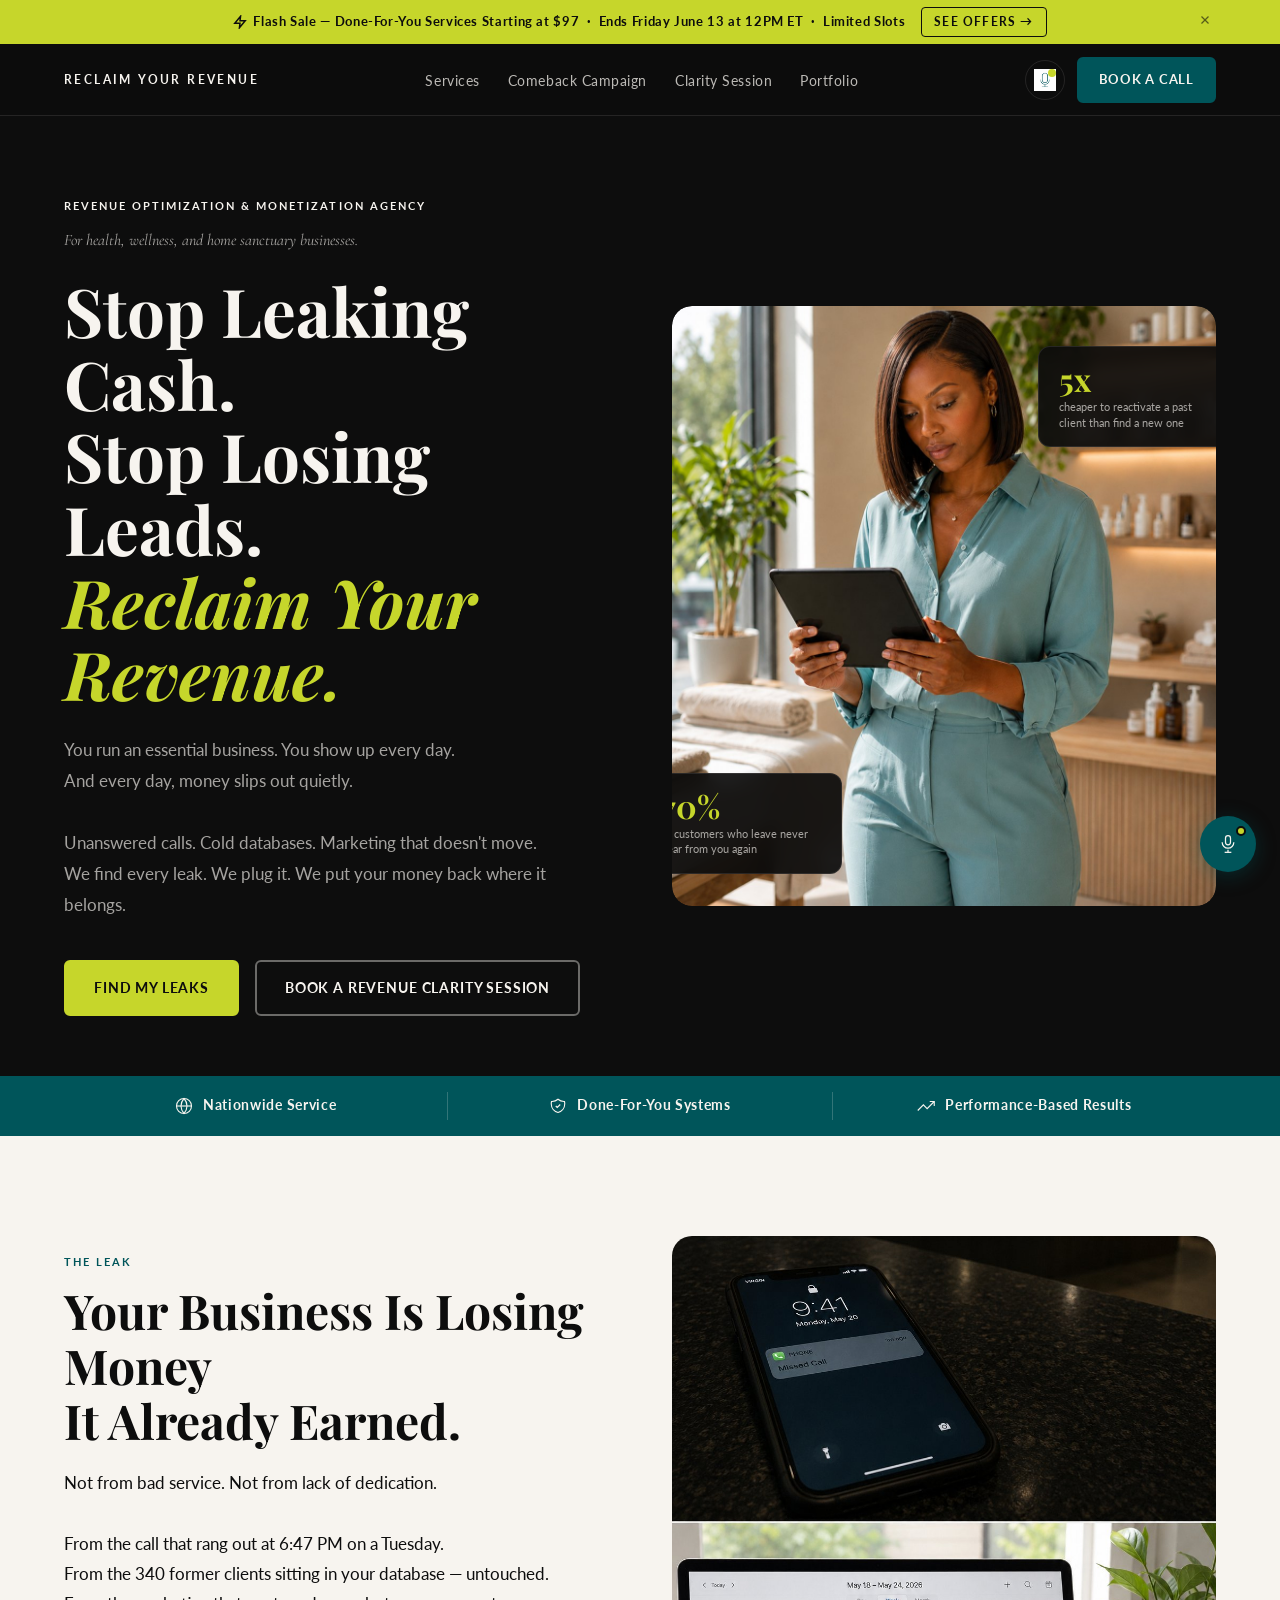
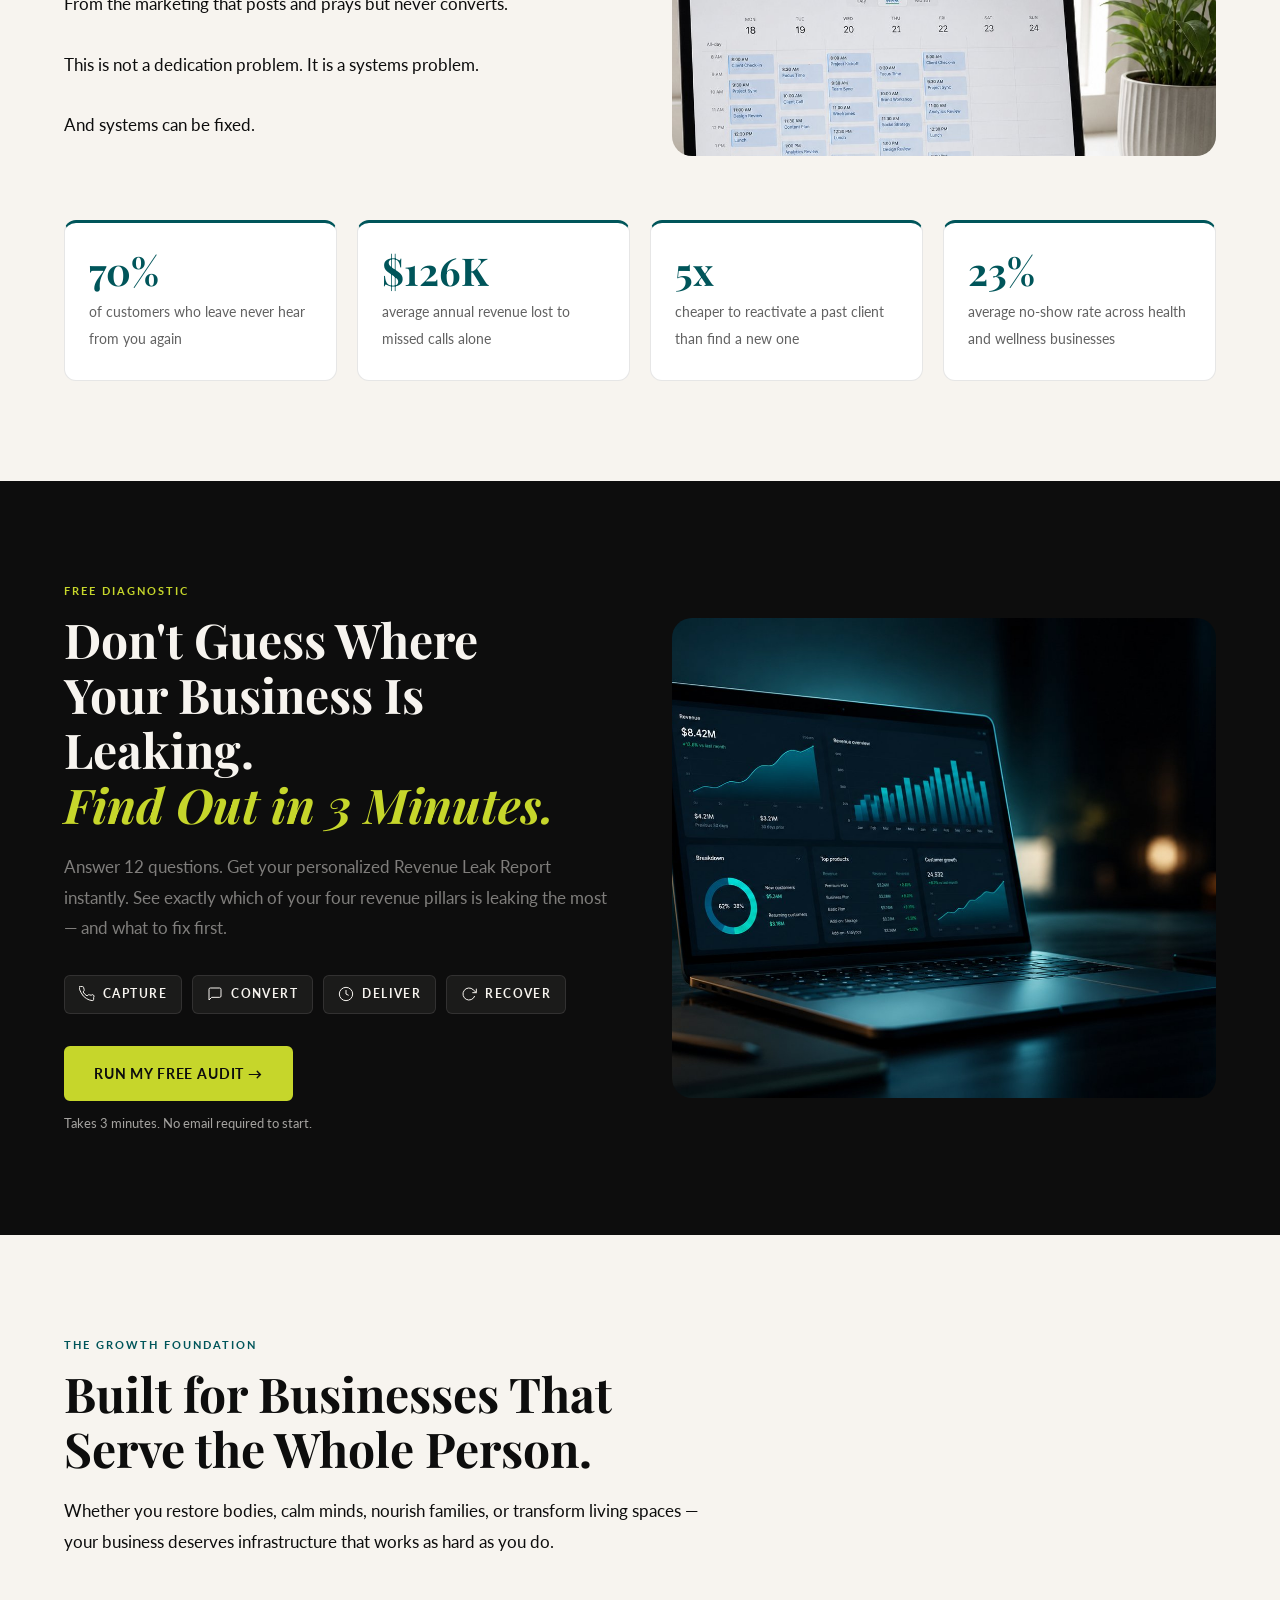
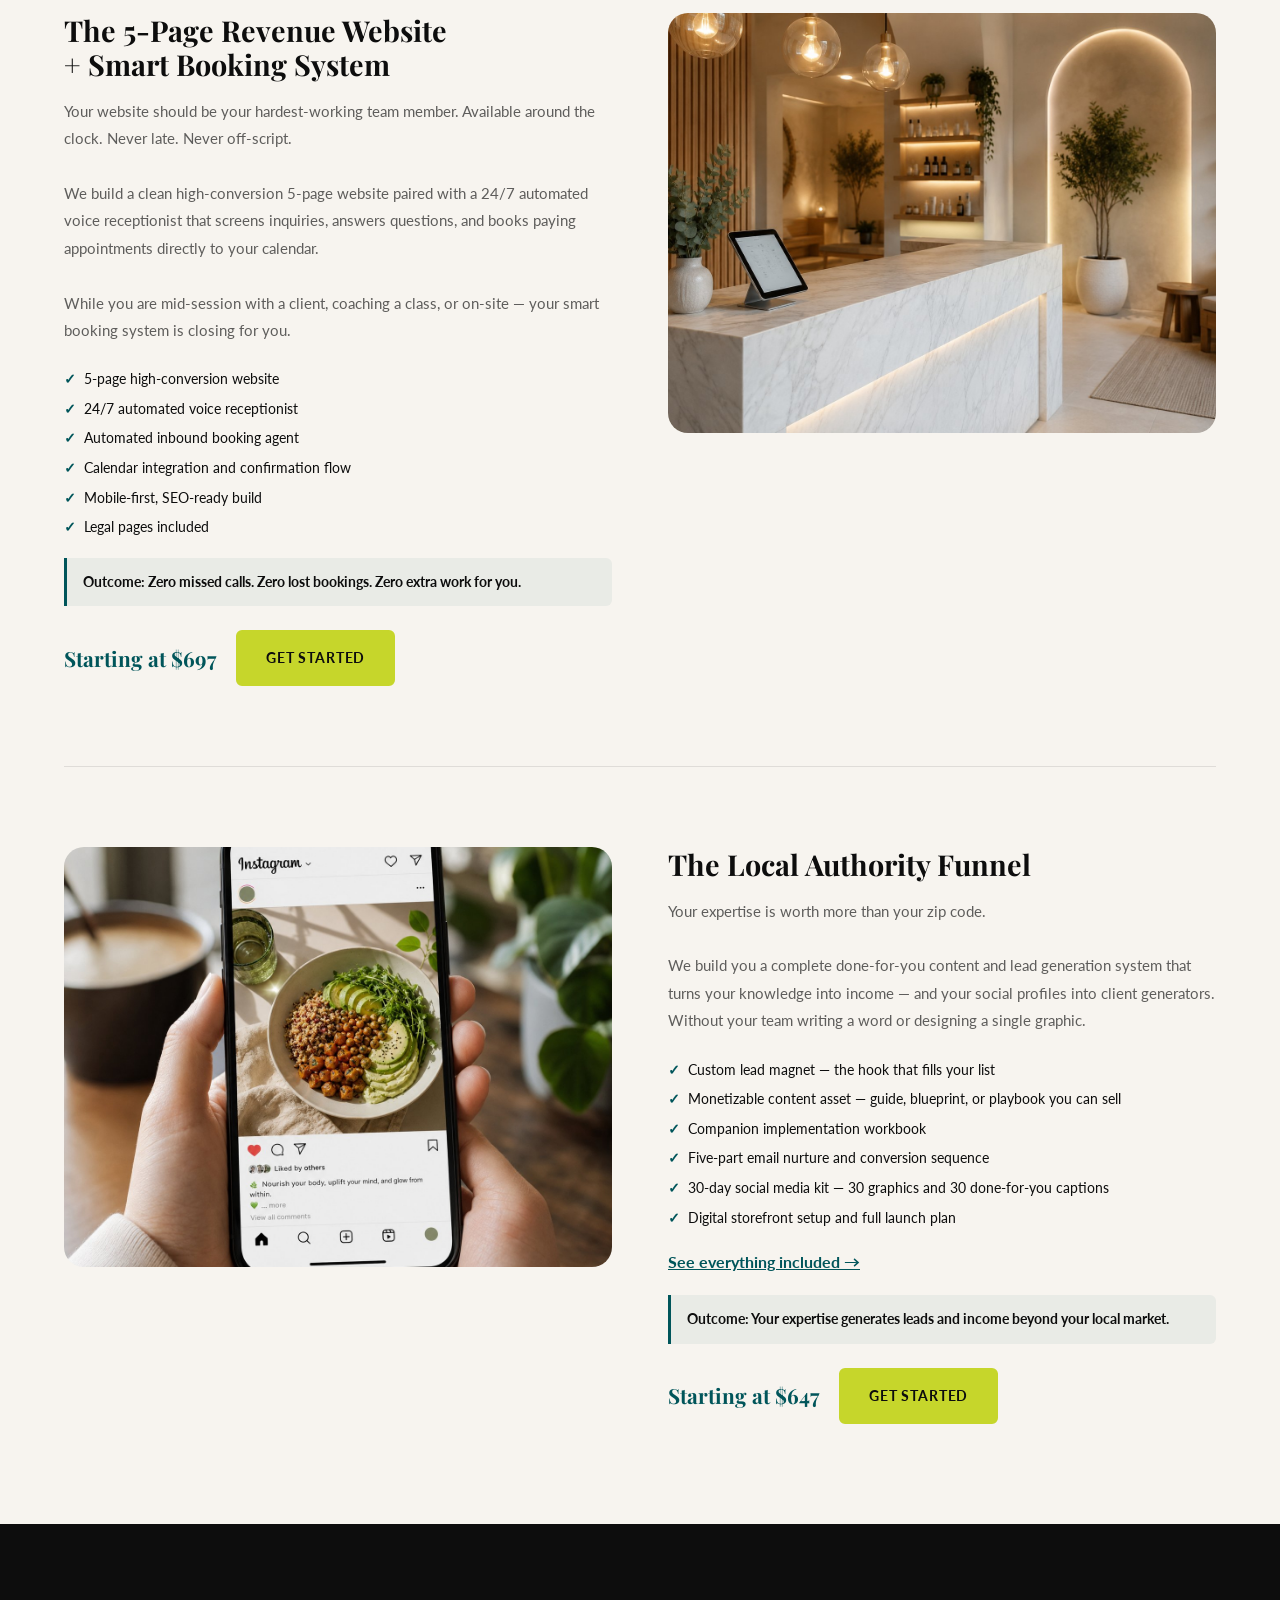
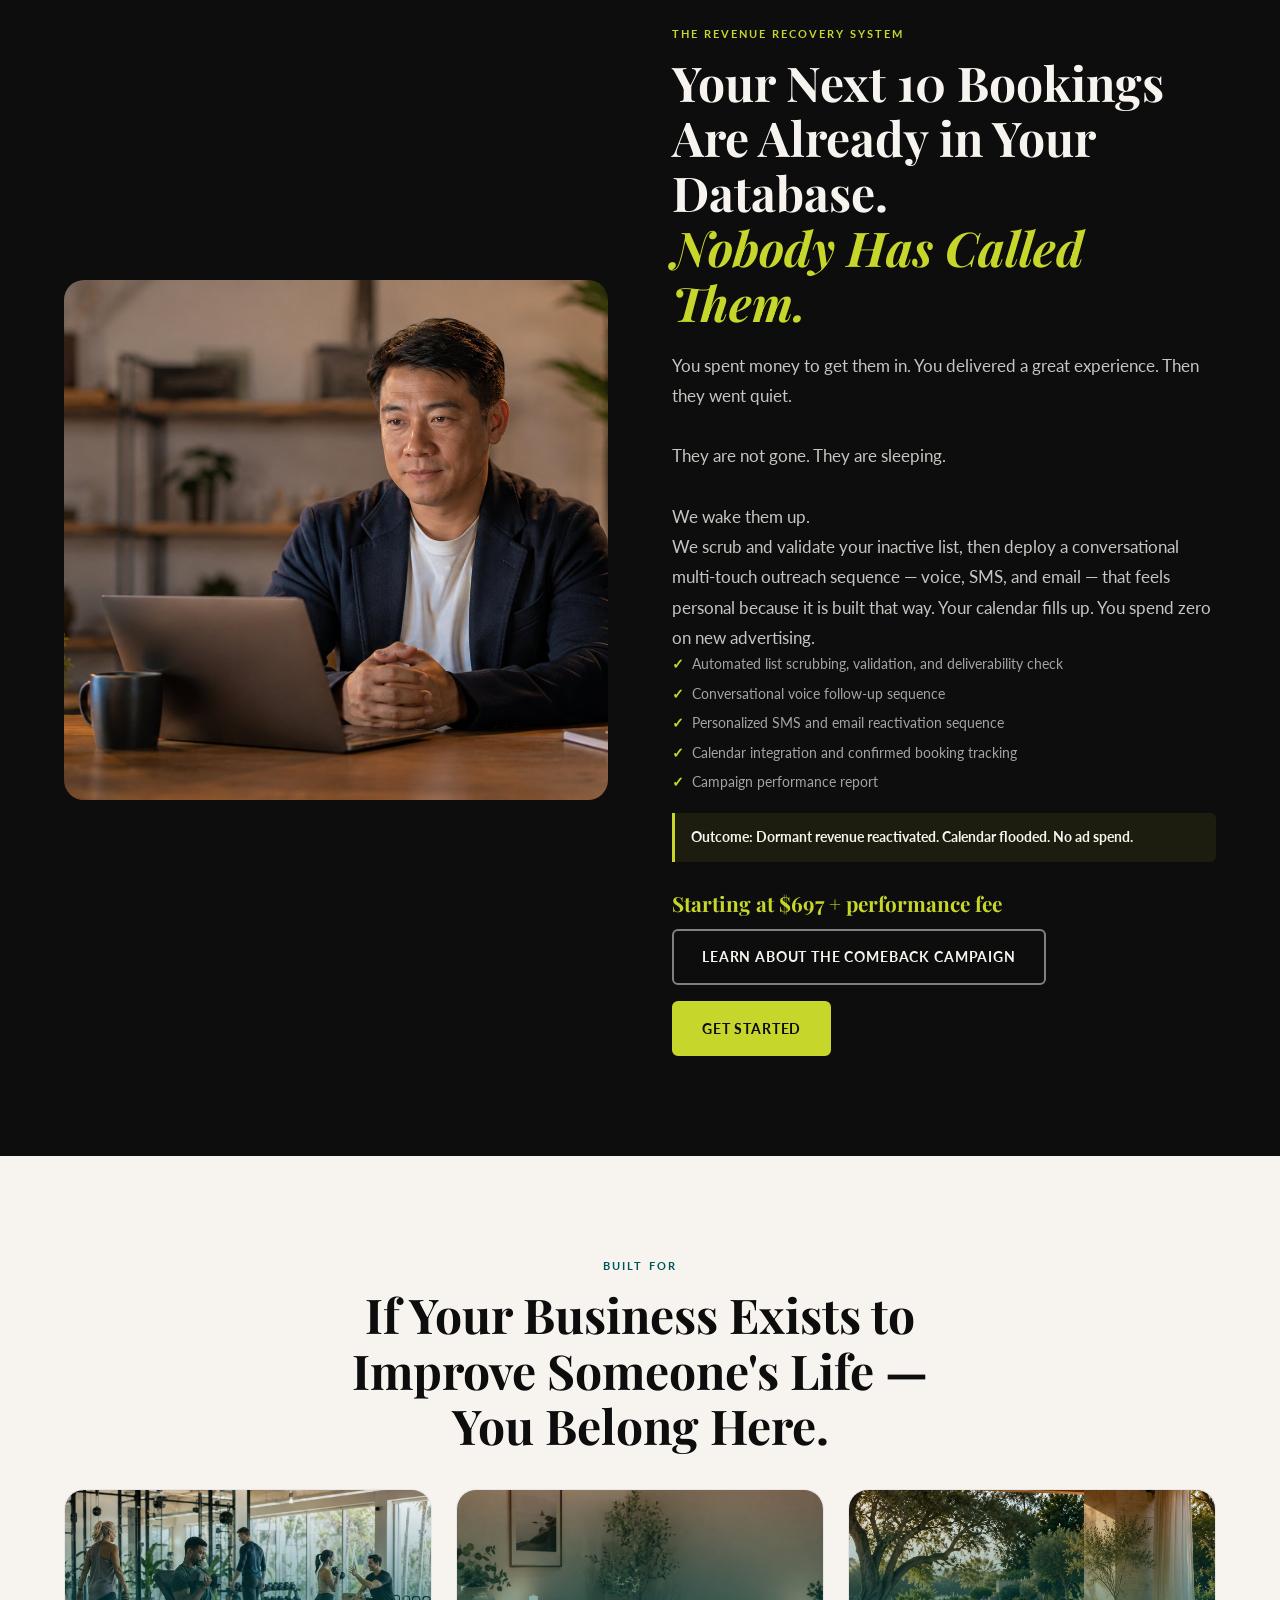
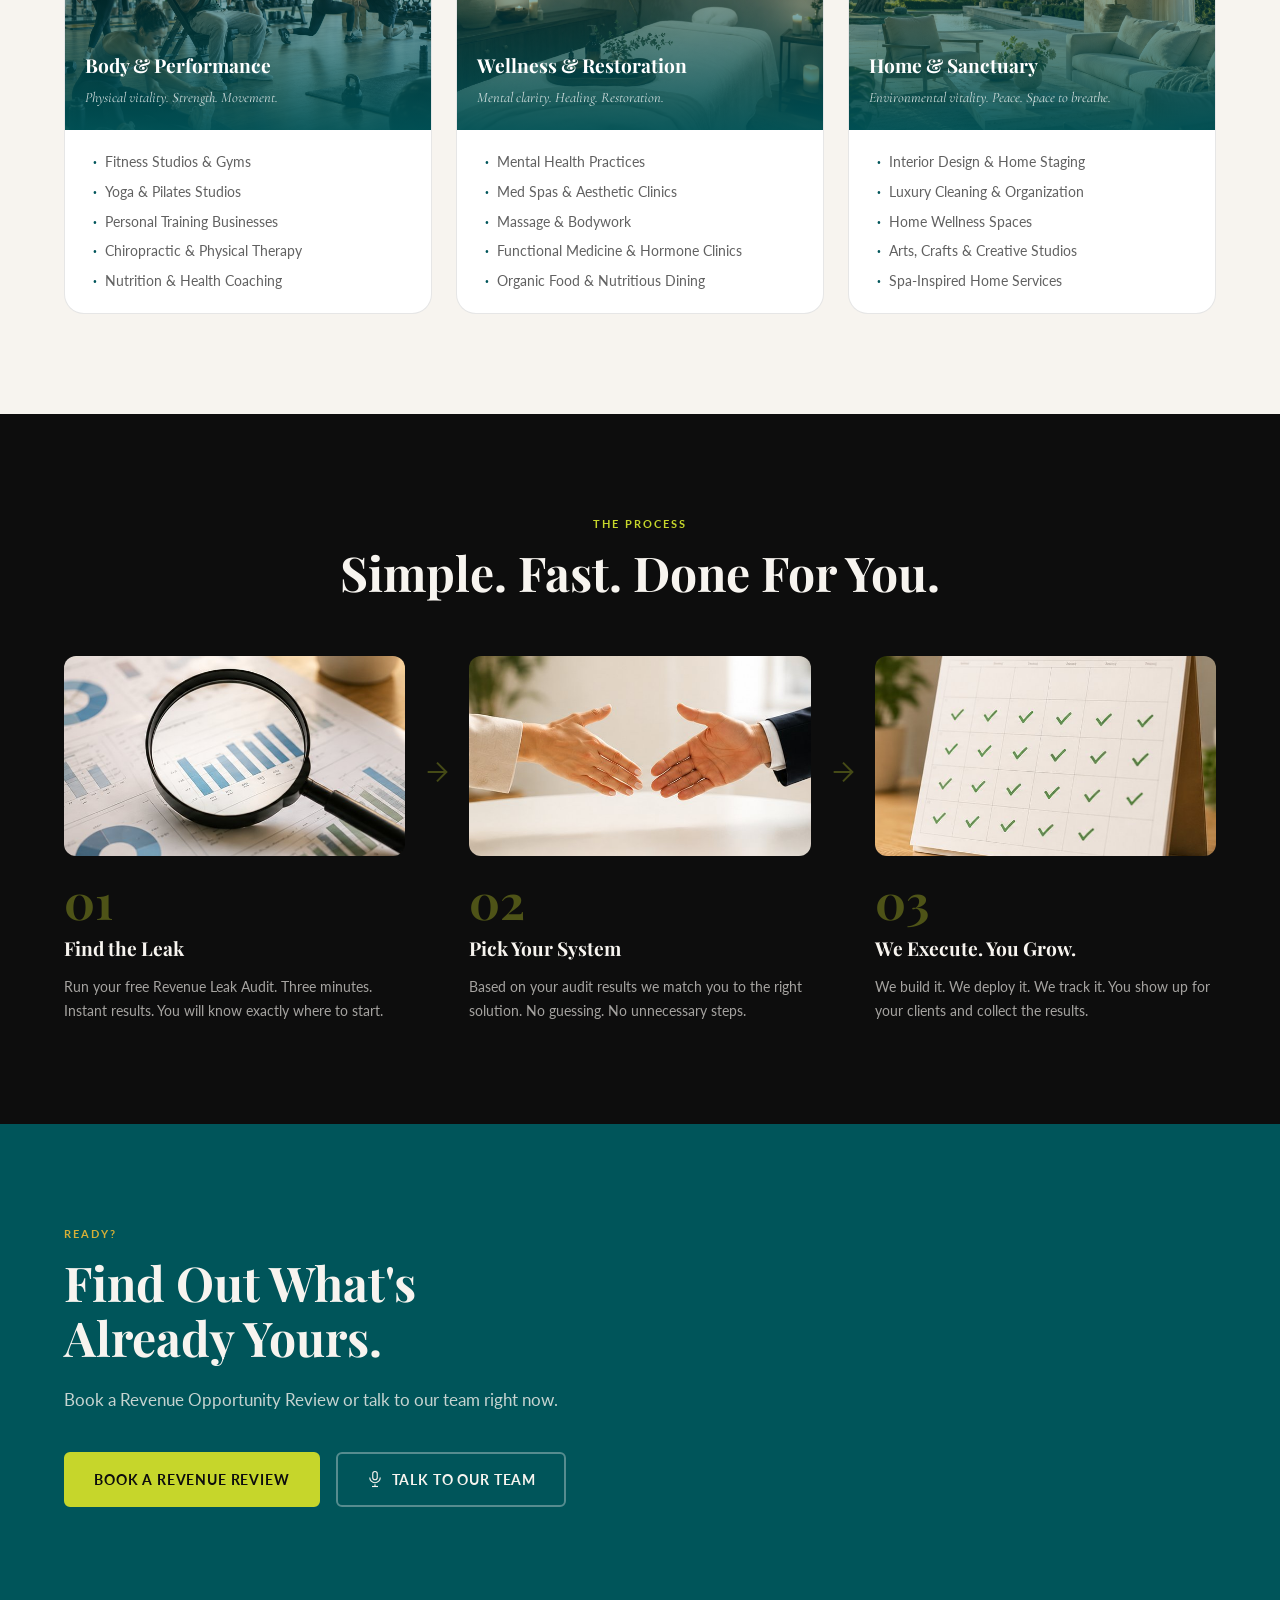
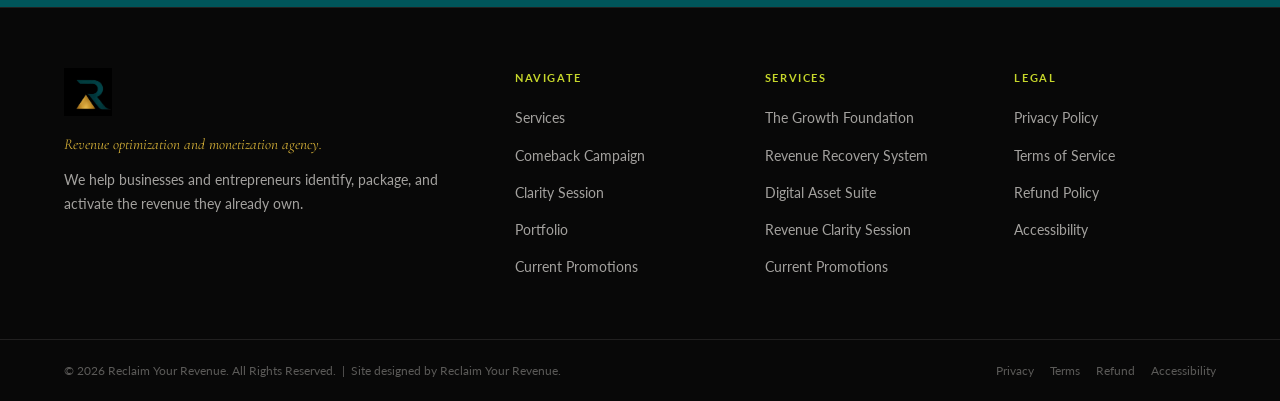
<file: index.html>
<!DOCTYPE html>
<html lang="en">
<head>
<meta charset="UTF-8">
<meta name="viewport" content="width=device-width, initial-scale=1.0">
<title>Reclaim Your Revenue | Revenue Optimization & Monetization Agency</title>
<meta name="description" content="We find your revenue leaks, plug them, and put your money back where it belongs. Done-for-you systems for health, wellness, and home sanctuary businesses.">
<meta name="robots" content="index, follow">
<link rel="canonical" href="https://reclaimyourrevenue.com/">
<meta property="og:title" content="Reclaim Your Revenue | Revenue Optimization & Monetization Agency">
<meta property="og:description" content="You already own the asset. We help you identify it, package it, and turn it into revenue.">
<meta property="og:url" content="https://reclaimyourrevenue.com/">
<meta property="og:type" content="website">
<link rel="preconnect" href="https://fonts.googleapis.com">
<link rel="preconnect" href="https://fonts.gstatic.com" crossorigin>
<link href="https://fonts.googleapis.com/css2?family=Playfair+Display:ital,wght@0,400;0,700;1,400&family=Cormorant+Garamond:ital,wght@0,400;0,600;1,400;1,600&family=Lato:wght@300;400;700&display=swap" rel="stylesheet">
<link rel="stylesheet" href="styles.css">
</head>
<body>

<a href="#main" class="skip-link">Skip to main content</a>

<!-- FLASH SALE BANNER -->
<div class="flash-bar" id="flash-bar" role="banner" aria-label="Flash sale announcement">
  <div class="flash-bar-inner">
    <span class="flash-bar-text">
      <svg width="14" height="14" viewBox="0 0 24 24" fill="none" stroke="currentColor" stroke-width="2.5" aria-hidden="true"><polygon points="13 2 3 14 12 14 11 22 21 10 12 10 13 2"/></svg>
      Flash Sale — Done-For-You Services Starting at $97 &nbsp;·&nbsp; Ends Friday June 13 at 12PM ET &nbsp;·&nbsp; Limited Slots
    </span>
    <a href="/promotions.html" class="flash-bar-cta">SEE OFFERS →</a>
    <button class="flash-bar-close" aria-label="Dismiss banner" onclick="document.getElementById('flash-bar').style.display='none'">
      <svg width="14" height="14" viewBox="0 0 24 24" fill="none" stroke="currentColor" stroke-width="2"><line x1="18" y1="6" x2="6" y2="18"/><line x1="6" y1="6" x2="18" y2="18"/></svg>
    </button>
  </div>
</div>

<!-- NAV -->
<nav class="navbar" role="navigation" aria-label="Main navigation">
  <div class="nav-inner">
    <a href="/" class="nav-logo" aria-label="Reclaim Your Revenue home">
      <span class="nav-logo-text">RECLAIM YOUR REVENUE</span>
    </a>
    <ul class="nav-links" role="list">
      <li><a href="#services">Services</a></li>
      <li><a href="/comeback-campaign.html">Comeback Campaign</a></li>
      <li><a href="/clarity-session.html">Clarity Session</a></li>
      <li><a href="/portfolio.html">Portfolio</a></li>
    </ul>
    <div class="nav-right">
      <button class="voice-agent-btn" aria-label="Talk to our team via voice agent" id="vapi-trigger">
        <img src="/public/images/voice-agent-icon.png" alt="Voice agent" width="22" height="22" style="object-fit:contain;">
        <span class="voice-pulse" aria-hidden="true"></span>
      </button>
      <a href="https://square.link/u/y79NwlKX" class="btn btn-nav">Book a Call</a>
      <button class="hamburger" aria-label="Open navigation" aria-expanded="false" aria-controls="mobile-menu">
        <span></span><span></span><span></span>
      </button>
    </div>
  </div>
  <div class="mobile-menu" id="mobile-menu" aria-hidden="true">
    <ul role="list">
      <li><a href="#services">Services</a></li>
      <li><a href="/comeback-campaign.html">Comeback Campaign</a></li>
      <li><a href="/clarity-session.html">Clarity Session</a></li>
      <li><a href="/portfolio.html">Portfolio</a></li>
    </ul>
    <a href="https://square.link/u/y79NwlKX" class="btn btn-accent">Book a Call</a>
  </div>
</nav>

<main id="main">

<!-- HERO -->
<section class="hero" aria-labelledby="hero-h1">
  <div class="hero-inner">
    <div class="hero-content">
      <p class="eyebrow">Revenue Optimization & Monetization Agency</p>
      <p class="hero-qualifier">For health, wellness, and home sanctuary businesses.</p>
      <h1 class="hero-h1" id="hero-h1">
        Stop Leaking Cash.<br>
        Stop Losing Leads.<br>
        <em>Reclaim Your Revenue.</em>
      </h1>
      <p class="hero-body">You run an essential business. You show up every day.<br>And every day, money slips out quietly.<br><br>Unanswered calls. Cold databases. Marketing that doesn't move.<br>We find every leak. We plug it. We put your money back where it belongs.</p>
      <div class="hero-ctas">
        <a href="#audit" class="btn btn-accent">Find My Leaks</a>
        <a href="https://square.link/u/y79NwlKX" class="btn btn-outline">Book a Revenue Clarity Session</a>
      </div>
    </div>
    <div class="hero-image">
      <div class="hero-img-wrap">
        <img src="/public/images/hero-owner.png" alt="Business owner reviewing revenue analytics in a modern wellness studio" loading="eager" width="560" height="700">
        <div class="hero-stat-card hero-stat-1">
          <span class="hsc-num">70%</span>
          <span class="hsc-label" style="font-size:0.7rem;max-width:160px;">of customers who leave never hear from you again</span>
        </div>
        <div class="hero-stat-card hero-stat-2">
          <span class="hsc-num">5x</span>
          <span class="hsc-label" style="font-size:0.7rem;max-width:160px;">cheaper to reactivate a past client than find a new one</span>
        </div>
      </div>
    </div>
  </div>
</section>

<!-- TRUST BAR -->
<div class="trust-bar" role="complementary" aria-label="Trust signals">
  <div class="trust-inner">
    <div class="trust-item">
      <svg width="18" height="18" viewBox="0 0 24 24" fill="none" stroke="currentColor" stroke-width="1.5" aria-hidden="true"><circle cx="12" cy="12" r="10"/><line x1="2" y1="12" x2="22" y2="12"/><path d="M12 2a15.3 15.3 0 014 10 15.3 15.3 0 01-4 10 15.3 15.3 0 01-4-10 15.3 15.3 0 014-10z"/></svg>
      Nationwide Service
    </div>
    <div class="trust-sep" aria-hidden="true"></div>
    <div class="trust-item">
      <svg width="18" height="18" viewBox="0 0 24 24" fill="none" stroke="currentColor" stroke-width="1.5" aria-hidden="true"><path d="M9 12l2 2 4-4m5.618-4.016A11.955 11.955 0 0112 2.944a11.955 11.955 0 01-8.618 3.04A12.02 12.02 0 003 9c0 5.591 3.824 10.29 9 11.622 5.176-1.332 9-6.03 9-11.622 0-1.042-.133-2.052-.382-3.016z"/></svg>
      Done-For-You Systems
    </div>
    <div class="trust-sep" aria-hidden="true"></div>
    <div class="trust-item">
      <svg width="18" height="18" viewBox="0 0 24 24" fill="none" stroke="currentColor" stroke-width="1.5" aria-hidden="true"><polyline points="23 6 13.5 15.5 8.5 10.5 1 18"/><polyline points="17 6 23 6 23 12"/></svg>
      Performance-Based Results
    </div>
  </div>
</div>

<!-- PROBLEM -->
<section class="problem section-light" aria-labelledby="problem-h2">
  <div class="container">
    <div class="problem-grid">
      <div class="problem-content">
        <p class="eyebrow eyebrow-teal">The Leak</p>
        <h2 class="section-h2" id="problem-h2">Your Business Is Losing Money<br>It Already Earned.</h2>
        <p class="section-body">Not from bad service. Not from lack of dedication.<br><br>From the call that rang out at 6:47 PM on a Tuesday.<br>From the 340 former clients sitting in your database — untouched.<br>From the marketing that posts and prays but never converts.<br><br>This is not a dedication problem. It is a systems problem.<br><br>And systems can be fixed.</p>
      </div>
      <div class="problem-image">
        <img src="/public/images/problem-contrast.png" alt="Missed call notification contrasted with a fully booked appointment calendar" loading="lazy" width="500" height="600">
      </div>
    </div>
    <div class="stat-strip" role="list" aria-label="Key revenue statistics">
      <div class="stat-card" role="listitem">
        <span class="stat-num">70%</span>
        <span class="stat-label">of customers who leave never hear from you again</span>
      </div>
      <div class="stat-card" role="listitem">
        <span class="stat-num">$126K</span>
        <span class="stat-label">average annual revenue lost to missed calls alone</span>
      </div>
      <div class="stat-card" role="listitem">
        <span class="stat-num">5x</span>
        <span class="stat-label">cheaper to reactivate a past client than find a new one</span>
      </div>
      <div class="stat-card" role="listitem">
        <span class="stat-num">23%</span>
        <span class="stat-label">average no-show rate across health and wellness businesses</span>
      </div>
    </div>
  </div>
</section>

<!-- AUDIT -->
<section class="audit section-dark" id="audit" aria-labelledby="audit-h2">
  <div class="container">
    <div class="audit-inner">
      <div class="audit-content">
        <p class="eyebrow eyebrow-lime">Free Diagnostic</p>
        <h2 class="section-h2" id="audit-h2">Don't Guess Where<br>Your Business Is Leaking.<br><em>Find Out in 3 Minutes.</em></h2>
        <p class="section-body" style="opacity:0.75">Answer 12 questions. Get your personalized Revenue Leak Report instantly. See exactly which of your four revenue pillars is leaking the most — and what to fix first.</p>
        <div class="pillar-chips" role="list" aria-label="Four revenue pillars">
          <div class="pillar-chip" role="listitem">
            <svg width="16" height="16" viewBox="0 0 24 24" fill="none" stroke="currentColor" stroke-width="1.5" aria-hidden="true"><path d="M22 16.92v3a2 2 0 01-2.18 2 19.79 19.79 0 01-8.63-3.07A19.5 19.5 0 013.07 9.8a19.79 19.79 0 01-3.07-8.64A2 2 0 012 .82h3a2 2 0 012 1.72c.127.96.361 1.903.7 2.81a2 2 0 01-.45 2.11L6.09 8.91a16 16 0 006 6l1.27-1.27a2 2 0 012.11-.45c.907.339 1.85.573 2.81.7A2 2 0 0122 16.92z"/></svg>
            CAPTURE
          </div>
          <div class="pillar-chip" role="listitem">
            <svg width="16" height="16" viewBox="0 0 24 24" fill="none" stroke="currentColor" stroke-width="1.5" aria-hidden="true"><path d="M21 15a2 2 0 01-2 2H7l-4 4V5a2 2 0 012-2h14a2 2 0 012 2z"/></svg>
            CONVERT
          </div>
          <div class="pillar-chip" role="listitem">
            <svg width="16" height="16" viewBox="0 0 24 24" fill="none" stroke="currentColor" stroke-width="1.5" aria-hidden="true"><circle cx="12" cy="12" r="10"/><polyline points="12 6 12 12 16 14"/></svg>
            DELIVER
          </div>
          <div class="pillar-chip" role="listitem">
            <svg width="16" height="16" viewBox="0 0 24 24" fill="none" stroke="currentColor" stroke-width="1.5" aria-hidden="true"><polyline points="23 4 23 10 17 10"/><path d="M20.49 15a9 9 0 11-2.12-9.36L23 10"/></svg>
            RECOVER
          </div>
        </div>
        <a href="/audit/index.html" class="btn btn-accent">Run My Free Audit →</a>
        <p class="audit-note">Takes 3 minutes. No email required to start.</p>
      </div>
      <div class="audit-visual">
        <img src="/public/images/audit-dashboard.png" alt="Business analytics dashboard showing revenue data" loading="lazy" width="500" height="560">
      </div>
    </div>
  </div>
</section>

<!-- SERVICES -->
<section class="services section-light" id="services" aria-labelledby="services-h2">
  <div class="container">
    <p class="eyebrow eyebrow-teal">The Growth Foundation</p>
    <h2 class="section-h2" id="services-h2">Built for Businesses That<br>Serve the Whole Person.</h2>
    <p class="section-intro">Whether you restore bodies, calm minds, nourish families, or transform living spaces — your business deserves infrastructure that works as hard as you do.</p>

    <!-- SERVICE 1 -->
    <div class="service-card service-card-reverse">
      <div class="service-card-image">
        <img src="/public/images/service-website.png" alt="Clean modern wellness studio reception area with booking tablet" loading="lazy" width="560" height="480">
        
      </div>
      <div class="service-card-content">
        <h3 class="service-h3">The 5-Page Revenue Website<br>+ Smart Booking System</h3>
        <p class="service-body">Your website should be your hardest-working team member. Available around the clock. Never late. Never off-script.<br><br>We build a clean high-conversion 5-page website paired with a 24/7 automated voice receptionist that screens inquiries, answers questions, and books paying appointments directly to your calendar.<br><br>While you are mid-session with a client, coaching a class, or on-site — your smart booking system is closing for you.</p>
        <ul class="service-list" aria-label="What's included">
          <li>5-page high-conversion website</li>
          <li>24/7 automated voice receptionist</li>
          <li>Automated inbound booking agent</li>
          <li>Calendar integration and confirmation flow</li>
          <li>Mobile-first, SEO-ready build</li>
          <li>Legal pages included</li>
        </ul>
        <p class="service-outcome"><strong>Outcome:</strong> Zero missed calls. Zero lost bookings. Zero extra work for you.</p>
        <div class="service-cta-row">
          <span class="service-price">Starting at $697</span>
          <a href="https://square.link/u/03hRkUkK" class="btn btn-accent">Get Started</a>
        </div>
      </div>
    </div>

    <!-- SERVICE 2 -->
    <div class="service-card">
      <div class="service-card-image">
        <img src="/public/images/service-authority.png" alt="Lifestyle shot of someone engaging with premium brand content on a phone" loading="lazy" width="560" height="480">
        
      </div>
      <div class="service-card-content">
        <h3 class="service-h3">The Local Authority Funnel</h3>
        <p class="service-body">Your expertise is worth more than your zip code.<br><br>We build you a complete done-for-you content and lead generation system that turns your knowledge into income — and your social profiles into client generators. Without your team writing a word or designing a single graphic.</p>
        <ul class="service-list" aria-label="What's included">
          <li>Custom lead magnet — the hook that fills your list</li>
          <li>Monetizable content asset — guide, blueprint, or playbook you can sell</li>
          <li>Companion implementation workbook</li>
          <li>Five-part email nurture and conversion sequence</li>
          <li>30-day social media kit — 30 graphics and 30 done-for-you captions</li>
          <li>Digital storefront setup and full launch plan</li>
        </ul>
        <p class="service-more"><a href="/digital-asset-suite.html" class="text-link">See everything included →</a></p>
        <p class="service-outcome"><strong>Outcome:</strong> Your expertise generates leads and income beyond your local market.</p>
        <div class="service-cta-row">
          <span class="service-price">Starting at $647</span>
          <a href="https://square.link/u/3SoYdcv3" class="btn btn-accent">Get Started</a>
        </div>
      </div>
    </div>
  </div>
</section>

<!-- RECOVERY SYSTEM -->
<section class="recovery section-dark" aria-labelledby="recovery-h2">
  <div class="container">
    <div class="recovery-inner">
      <div class="recovery-image">
        <img src="/public/images/recovery-owner.png" alt="Business owner experiencing relief while reviewing results on a laptop" loading="lazy" width="520" height="580">
      </div>
      <div class="recovery-content">
        <p class="eyebrow eyebrow-lime">The Revenue Recovery System</p>
        <h2 class="section-h2" id="recovery-h2">Your Next 10 Bookings<br>Are Already in Your Database.<br><em>Nobody Has Called Them.</em></h2>
        <p class="section-body" style="opacity:0.8">You spent money to get them in. You delivered a great experience. Then they went quiet.<br><br>They are not gone. They are sleeping.<br><br>We wake them up.</p>
        <p class="section-body" style="opacity:0.8">We scrub and validate your inactive list, then deploy a conversational multi-touch outreach sequence — voice, SMS, and email — that feels personal because it is built that way. Your calendar fills up. You spend zero on new advertising.</p>
        <ul class="service-list service-list-light" aria-label="What's included">
          <li>Automated list scrubbing, validation, and deliverability check</li>
          <li>Conversational voice follow-up sequence</li>
          <li>Personalized SMS and email reactivation sequence</li>
          <li>Calendar integration and confirmed booking tracking</li>
          <li>Campaign performance report</li>
        </ul>
        <p class="service-outcome service-outcome-light"><strong>Outcome:</strong> Dormant revenue reactivated. Calendar flooded. No ad spend.</p>
        <div class="service-cta-row">
          <span class="service-price service-price-light">Starting at $697 + performance fee</span>
        </div>
        <div class="recovery-ctas">
          <a href="/comeback-campaign.html" class="btn btn-outline-light">Learn About The Comeback Campaign</a>
          <a href="https://square.link/u/3SoYdcv3" class="btn btn-accent">Get Started</a>
        </div>
      </div>
    </div>
  </div>
</section>

<!-- WHO WE SERVE -->
<section class="serve section-light" aria-labelledby="serve-h2">
  <div class="container">
    <p class="eyebrow eyebrow-teal text-center">Built For</p>
    <h2 class="section-h2 text-center" id="serve-h2">If Your Business Exists to<br>Improve Someone's Life —<br>You Belong Here.</h2>
    <div class="serve-grid">

      <div class="serve-card">
        <div class="serve-card-image">
          <img src="/public/images/serve-body.png" alt="Diverse group of people energized in a modern fitness studio" loading="lazy" width="400" height="300">
          <div class="serve-card-overlay">
            <h3 class="serve-card-title">Body & Performance</h3>
            <p class="serve-card-sub">Physical vitality. Strength. Movement.</p>
          </div>
        </div>
        <div class="serve-card-list">
          <ul role="list">
            <li>Fitness Studios & Gyms</li>
            <li>Yoga & Pilates Studios</li>
            <li>Personal Training Businesses</li>
            <li>Chiropractic & Physical Therapy</li>
            <li>Nutrition & Health Coaching</li>
          </ul>
        </div>
      </div>

      <div class="serve-card">
        <div class="serve-card-image">
          <img src="/public/images/serve-wellness.png" alt="Serene wellness treatment room with warm ambient lighting" loading="lazy" width="400" height="300">
          <div class="serve-card-overlay">
            <h3 class="serve-card-title">Wellness & Restoration</h3>
            <p class="serve-card-sub">Mental clarity. Healing. Restoration.</p>
          </div>
        </div>
        <div class="serve-card-list">
          <ul role="list">
            <li>Mental Health Practices</li>
            <li>Med Spas & Aesthetic Clinics</li>
            <li>Massage & Bodywork</li>
            <li>Functional Medicine & Hormone Clinics</li>
            <li>Organic Food & Nutritious Dining</li>
          </ul>
        </div>
      </div>

      <div class="serve-card">
        <div class="serve-card-image">
          <img src="/public/images/serve-sanctuary.png" alt="Luxury organized home interior with warm natural light" loading="lazy" width="400" height="300">
          <div class="serve-card-overlay">
            <h3 class="serve-card-title">Home & Sanctuary</h3>
            <p class="serve-card-sub">Environmental vitality. Peace. Space to breathe.</p>
          </div>
        </div>
        <div class="serve-card-list">
          <ul role="list">
            <li>Interior Design & Home Staging</li>
            <li>Luxury Cleaning & Organization</li>
            <li>Home Wellness Spaces</li>
            <li>Arts, Crafts & Creative Studios</li>
            <li>Spa-Inspired Home Services</li>
          </ul>
        </div>
      </div>

    </div>
  </div>
</section>

<!-- HOW IT WORKS -->
<section class="hiw section-dark" aria-labelledby="hiw-h2">
  <div class="container">
    <p class="eyebrow eyebrow-lime text-center">The Process</p>
    <h2 class="section-h2 text-center" id="hiw-h2">Simple. Fast. Done For You.</h2>
    <div class="hiw-grid">
      <div class="hiw-step">
        <div class="hiw-image">
          <img src="/public/images/hiw-1.png" alt="Revenue audit diagnostic moment" loading="lazy" width="360" height="260">
        </div>
        <div class="hiw-step-num" aria-hidden="true">01</div>
        <h3 class="hiw-step-title">Find the Leak</h3>
        <p class="hiw-step-body">Run your free Revenue Leak Audit. Three minutes. Instant results. You will know exactly where to start.</p>
      </div>
      <div class="hiw-connector" aria-hidden="true">
        <svg width="32" height="32" viewBox="0 0 24 24" fill="none" stroke="currentColor" stroke-width="1.5"><line x1="5" y1="12" x2="19" y2="12"/><polyline points="12 5 19 12 12 19"/></svg>
      </div>
      <div class="hiw-step">
        <div class="hiw-image">
          <img src="/public/images/hiw-2.png" alt="Partnership and strategy moment" loading="lazy" width="360" height="260">
        </div>
        <div class="hiw-step-num" aria-hidden="true">02</div>
        <h3 class="hiw-step-title">Pick Your System</h3>
        <p class="hiw-step-body">Based on your audit results we match you to the right solution. No guessing. No unnecessary steps.</p>
      </div>
      <div class="hiw-connector" aria-hidden="true">
        <svg width="32" height="32" viewBox="0 0 24 24" fill="none" stroke="currentColor" stroke-width="1.5"><line x1="5" y1="12" x2="19" y2="12"/><polyline points="12 5 19 12 12 19"/></svg>
      </div>
      <div class="hiw-step">
        <div class="hiw-image">
          <img src="/public/images/hiw-3.png" alt="Calendar filled with booked appointments" loading="lazy" width="360" height="260">
        </div>
        <div class="hiw-step-num" aria-hidden="true">03</div>
        <h3 class="hiw-step-title">We Execute. You Grow.</h3>
        <p class="hiw-step-body">We build it. We deploy it. We track it. You show up for your clients and collect the results.</p>
      </div>
    </div>
  </div>
</section>

<!-- CTA SECTION -->
<section class="cta-section section-teal" aria-labelledby="cta-h2">
  <div class="container">
    <div class="cta-inner">
      <div class="cta-content">
        <p class="eyebrow eyebrow-gold">Ready?</p>
        <h2 class="section-h2 cta-h2" id="cta-h2">Find Out What's<br>Already Yours.</h2>
        <p class="section-body cta-body">Book a Revenue Opportunity Review or talk to our team right now.</p>
        <div class="cta-buttons">
          <a href="https://square.link/u/y79NwlKX" class="btn btn-accent-dark">Book a Revenue Review</a>
          <button class="btn btn-voice" id="vapi-cta" aria-label="Talk to our team via voice">
            <svg width="18" height="18" viewBox="0 0 24 24" fill="none" stroke="currentColor" stroke-width="1.5" aria-hidden="true"><rect x="9" y="2" width="6" height="11" rx="3"/><path d="M5 10a7 7 0 0014 0"/><line x1="12" y1="19" x2="12" y2="22"/><line x1="8" y1="22" x2="16" y2="22"/></svg>
            Talk to Our Team
          </button>
        </div>
      </div>
      
    </div>
  </div>
</section>

</main>

<!-- FOOTER -->
<footer class="footer" role="contentinfo">
  <div class="footer-inner container">
    <div class="footer-brand">
      <img src="/public/images/submark-dark.png" alt="Reclaim Your Revenue" class="footer-logo" width="52" height="52" loading="lazy">
      <p class="footer-tagline">Revenue optimization and monetization agency.</p>
      <p class="footer-desc">We help businesses and entrepreneurs identify, package, and activate the revenue they already own.</p>
    </div>
    <div class="footer-col">
      <h4>Navigate</h4>
      <ul role="list">
        <li><a href="#services">Services</a></li>
        <li><a href="/comeback-campaign.html">Comeback Campaign</a></li>
        <li><a href="/clarity-session.html">Clarity Session</a></li>
        <li><a href="/portfolio.html">Portfolio</a></li>
        <li><a href="/promotions.html">Current Promotions</a></li>
      </ul>
    </div>
    <div class="footer-col">
      <h4>Services</h4>
      <ul role="list">
        <li><a href="#services">The Growth Foundation</a></li>
        <li><a href="/comeback-campaign.html">Revenue Recovery System</a></li>
        <li><a href="/digital-asset-suite.html">Digital Asset Suite</a></li>
        <li><a href="/clarity-session.html">Revenue Clarity Session</a></li>
        <li><a href="/promotions.html">Current Promotions</a></li>
      </ul>
    </div>
    <div class="footer-col">
      <h4>Legal</h4>
      <ul role="list">
        <li><a href="/pages/privacy.html">Privacy Policy</a></li>
        <li><a href="/pages/terms.html">Terms of Service</a></li>
        <li><a href="/pages/refund.html">Refund Policy</a></li>
        <li><a href="/pages/accessibility.html">Accessibility</a></li>
      </ul>
    </div>
  </div>
  <div class="footer-bottom">
    <div class="container footer-bottom-inner">
      <p>© 2026 Reclaim Your Revenue. All Rights Reserved. &nbsp;|&nbsp; Site designed by Reclaim Your Revenue.</p>
      <div class="footer-legal">
        <a href="/pages/privacy.html">Privacy</a>
        <a href="/pages/terms.html">Terms</a>
        <a href="/pages/refund.html">Refund</a>
        <a href="/pages/accessibility.html">Accessibility</a>
      </div>
    </div>
  </div>
</footer>

<!-- VAPI PLACEHOLDER -->
<div class="vapi-widget" id="vapi-widget" aria-live="polite" aria-label="Voice agent">
  <div class="vapi-card" id="vapi-card" hidden>
    <div class="vapi-card-header">
      <div class="vapi-avatar" aria-hidden="true">
        <svg width="24" height="24" viewBox="0 0 24 24" fill="none" stroke="currentColor" stroke-width="1.5"><rect x="9" y="2" width="6" height="11" rx="3"/><path d="M5 10a7 7 0 0014 0"/><line x1="12" y1="19" x2="12" y2="22"/><line x1="8" y1="22" x2="16" y2="22"/></svg>
      </div>
      <div>
        <p class="vapi-name">Revenue Team</p>
        <p class="vapi-status">Available Now</p>
      </div>
      <button class="vapi-close" id="vapi-close" aria-label="Close voice agent">
        <svg width="16" height="16" viewBox="0 0 24 24" fill="none" stroke="currentColor" stroke-width="2"><line x1="18" y1="6" x2="6" y2="18"/><line x1="6" y1="6" x2="18" y2="18"/></svg>
      </button>
    </div>
    <p class="vapi-copy">Talk to our team right now. We'll answer your questions and help you figure out where to start.</p>
    <button class="btn btn-accent vapi-start" id="vapi-start">Start Conversation</button>
    <a href="sms:+13148649196" class="vapi-text-link">Prefer to text?</a>
  </div>
  <button class="vapi-pill" id="vapi-pill" aria-label="Talk to our team">
    <svg width="20" height="20" viewBox="0 0 24 24" fill="none" stroke="currentColor" stroke-width="1.5" aria-hidden="true"><rect x="9" y="2" width="6" height="11" rx="3"/><path d="M5 10a7 7 0 0014 0"/><line x1="12" y1="19" x2="12" y2="22"/><line x1="8" y1="22" x2="16" y2="22"/></svg>
    <span class="vapi-pill-pulse" aria-hidden="true"></span>
  </button>
</div>

<script src="main.js"></script>
</body>
</html>
</file>
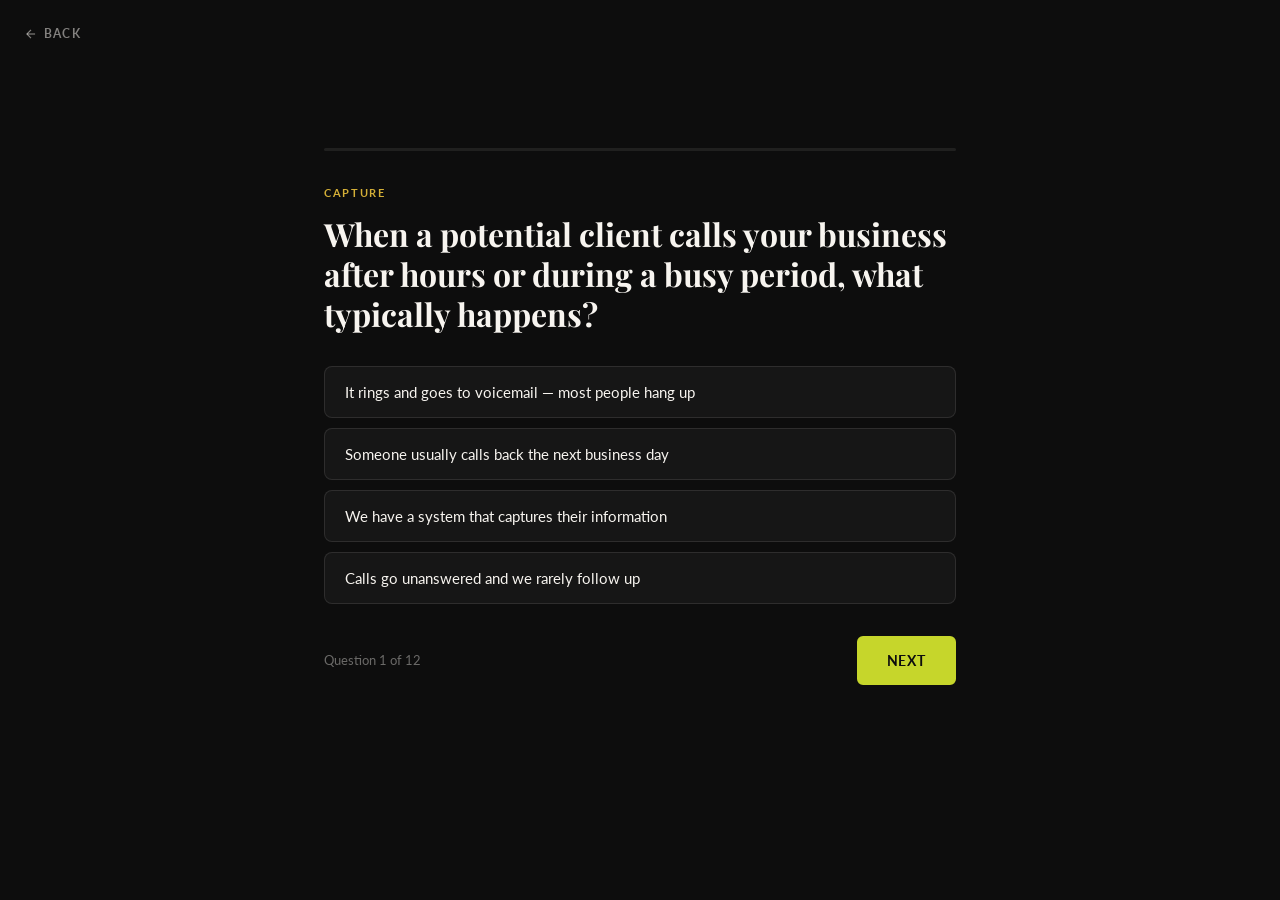
<file: audit/index.html>
<!DOCTYPE html>
<html lang="en">
<head>
<meta charset="UTF-8">
<meta name="viewport" content="width=device-width, initial-scale=1.0">
<title>Revenue Leak Audit | Reclaim Your Revenue</title>
<meta name="description" content="Find out exactly where your business is losing money. 12 questions. 3 minutes. Instant results.">
<link rel="preconnect" href="https://fonts.googleapis.com">
<link rel="preconnect" href="https://fonts.gstatic.com" crossorigin>
<link href="https://fonts.googleapis.com/css2?family=Playfair+Display:ital,wght@0,400;0,700;1,400&family=Cormorant+Garamond:ital,wght@0,300;0,400;0,600;1,400&family=Lato:wght@300;400;700&display=swap" rel="stylesheet">
<link rel="stylesheet" href="/styles.css">
<link rel="stylesheet" href="/shared.css">
<style>
body{background:#0D0D0D;color:#F7F4EF;}
.audit-wrap{min-height:100vh;padding:100px 24px 80px;max-width:680px;margin:0 auto;}
.audit-progress{display:flex;align-items:center;gap:8px;margin-bottom:48px;flex-wrap:wrap;}
.audit-step{display:flex;align-items:center;gap:6px;font-family:'Lato',sans-serif;font-size:0.7rem;font-weight:700;letter-spacing:0.1em;text-transform:uppercase;color:rgba(247,244,239,0.4);}
.audit-step.done{color:#00555A;}
.audit-step.active{color:#F7F4EF;}
.audit-step-num{width:24px;height:24px;border-radius:50%;background:rgba(247,244,239,0.08);display:flex;align-items:center;justify-content:center;font-size:0.7rem;font-weight:700;}
.audit-step.done .audit-step-num{background:#00555A;color:#F7F4EF;}
.audit-step.active .audit-step-num{background:#C6D62B;color:#0D0D0D;}
.audit-connector{height:1px;width:20px;background:rgba(247,244,239,0.1);}
.q-block{display:none;animation:fadeUp 0.4s ease forwards;}
.q-block.active{display:block;}
@keyframes fadeUp{from{opacity:0;transform:translateY(12px)}to{opacity:1;transform:translateY(0)}}
.q-eyebrow{font-family:'Lato',sans-serif;font-size:0.7rem;font-weight:700;letter-spacing:0.15em;text-transform:uppercase;color:#D4AF37;margin-bottom:12px;display:block;}
.q-text{font-family:'Playfair Display',serif;font-size:clamp(1.4rem,3vw,2rem);font-weight:700;color:#F7F4EF;line-height:1.25;margin-bottom:32px;}
.q-options{display:flex;flex-direction:column;gap:10px;margin-bottom:32px;}
.q-option{background:rgba(255,255,255,0.04);border:1px solid rgba(247,244,239,0.1);border-radius:8px;padding:16px 20px;cursor:pointer;font-family:'Lato',sans-serif;font-size:0.95rem;color:#F7F4EF;transition:all 0.2s;text-align:left;}
.q-option:hover{border-color:rgba(0,85,90,0.6);background:rgba(0,85,90,0.08);}
.q-option.selected{border-color:#00555A;background:rgba(0,85,90,0.15);}
.q-nav{display:flex;justify-content:space-between;align-items:center;gap:16px;}
.q-progress{font-family:'Lato',sans-serif;font-size:0.8rem;color:rgba(247,244,239,0.4);}
.q-bar{height:3px;background:rgba(247,244,239,0.08);border-radius:2px;margin-bottom:32px;}
.q-bar-fill{height:3px;background:#C6D62B;border-radius:2px;transition:width 0.4s ease;}
</style>
</head>
<body>
<a href="/#audit" class="back-link" style="position:fixed;top:24px;left:24px;z-index:100;font-family:'Lato',sans-serif;font-size:0.75rem;font-weight:700;letter-spacing:0.1em;text-transform:uppercase;color:rgba(247,244,239,0.5);display:flex;align-items:center;gap:6px;text-decoration:none;">
  <svg width="14" height="14" viewBox="0 0 24 24" fill="none" stroke="currentColor" stroke-width="2"><line x1="19" y1="12" x2="5" y2="12"/><polyline points="12 19 5 12 12 5"/></svg>
  Back
</a>

<div class="audit-wrap">
  <div class="audit-progress" id="audit-progress" role="navigation" aria-label="Audit progress"></div>
  <div class="q-bar"><div class="q-bar-fill" id="q-bar-fill" style="width:0%"></div></div>

  <div id="questions-wrap"></div>

  <div class="q-nav">
    <button class="btn btn-outline" id="btn-back" onclick="prevQ()" style="display:none;">Back</button>
    <span class="q-progress" id="q-progress-text">Question 1 of 12</span>
    <button class="btn btn-accent" id="btn-next" onclick="nextQ()" disabled>Next</button>
  </div>
</div>

<script>
var questions = [
  {pillar:'CAPTURE',text:'When a potential client calls your business after hours or during a busy period, what typically happens?',options:['It rings and goes to voicemail — most people hang up','Someone usually calls back the next business day','We have a system that captures their information','Calls go unanswered and we rarely follow up']},
  {pillar:'CAPTURE',text:'How quickly does your team typically respond to a new online inquiry or contact form submission?',options:['Within the hour','Within the same business day','Within a day or two','Honestly — it varies and sometimes slips']},
  {pillar:'CAPTURE',text:'When someone expresses interest in your services but does not book immediately, what happens next?',options:['We have an automated follow-up sequence that stays in touch','Someone on the team manually follows up once or twice','We send a quote and wait to hear back','We do not have a consistent follow-up process']},
  {pillar:'CONVERT',text:'When a client is in session or being served, how often does your team present additional services or products?',options:['Consistently — it is built into the service process','Sometimes — depends on the staff member','Rarely — we focus on delivering the service','Almost never — it feels awkward to bring it up']},
  {pillar:'CONVERT',text:'How clear is your pricing and what is included in your services to a new client?',options:['Very clear — it is on our website and explained before they start','Somewhat clear — we explain verbally during intake','Not very clear — clients often ask questions about costs','Unclear — pricing is confusing and leads to friction']},
  {pillar:'CONVERT',text:'When a new client comes in for the first time, how structured is your process for converting them to a regular client?',options:['We have a clear onboarding sequence and rebooking process','We explain our services but rely on the client to come back','We are inconsistent — it depends on staff and timing','We have no formal conversion process']},
  {pillar:'DELIVER',text:'After a client completes a session or service, how does your business follow up?',options:['Automated follow-up within 24 hours with rebooking prompt','Someone follows up personally within a few days','We send a general email newsletter occasionally','We rarely follow up after service delivery']},
  {pillar:'DELIVER',text:'How would you describe your clients\' experience from booking to completion?',options:['Seamless — consistent, professional, and memorable','Good in most places but inconsistent in a few spots','Variable — depends on the day and who is working','Needs significant improvement']},
  {pillar:'DELIVER',text:'How actively does your business collect and respond to client reviews and testimonials?',options:['We actively request reviews and respond to all of them','We collect some reviews but do not have a consistent process','We have a few reviews but no active strategy','We have almost no reviews and no process to get them']},
  {pillar:'RECOVER',text:'How recently have you reached out to clients who have not visited or purchased in 90 days or more?',options:['Within the last 30 days — we have an active reactivation system','A few months ago — we did a one-time outreach','We have thought about it but have not done it','Never — our inactive client list has not been contacted']},
  {pillar:'RECOVER',text:'When a client cancels or goes inactive, what happens?',options:['We have an automated sequence that tries to win them back','Someone follows up manually once or twice','We send a general email but nothing specific to them','Nothing — we move on and focus on new clients']},
  {pillar:'RECOVER',text:'How organized is your database of past clients and inactive leads?',options:['Clean and organized — we could run a campaign today','Somewhat organized — needs some cleanup','Messy — scattered across systems or spreadsheets','We do not have an organized client database']}
];

var pillarScores = {CAPTURE:0,CONVERT:0,DELIVER:0,RECOVER:0};
var pillarCounts = {CAPTURE:0,CONVERT:0,DELIVER:0,RECOVER:0};
var answers = [];
var current = 0;

var scoreMap = [0,25,75,100];

function buildQuestions(){
  var wrap = document.getElementById('questions-wrap');
  questions.forEach(function(q,i){
    var div = document.createElement('div');
    div.className = 'q-block' + (i===0?' active':'');
    div.id = 'q-'+i;
    div.setAttribute('role','group');
    div.setAttribute('aria-label','Question '+(i+1));
    var html = '<span class="q-eyebrow">'+q.pillar+'</span>';
    html += '<h2 class="q-text">'+q.text+'</h2>';
    html += '<div class="q-options">';
    q.options.forEach(function(opt,oi){
      html += '<button class="q-option" onclick="selectOption('+i+','+oi+',this)" aria-label="Option: '+opt.replace(/"/g,"'")+'">'+opt+'</button>';
    });
    html += '</div>';
    div.innerHTML = html;
    wrap.appendChild(div);
  });
}

function selectOption(qIdx,oIdx,btn){
  var block = document.getElementById('q-'+qIdx);
  block.querySelectorAll('.q-option').forEach(function(b){b.classList.remove('selected');});
  btn.classList.add('selected');
  answers[qIdx] = oIdx;
  document.getElementById('btn-next').disabled = false;
}

function updateProgress(){
  var pct = Math.round((current/questions.length)*100);
  document.getElementById('q-bar-fill').style.width = pct+'%';
  document.getElementById('q-progress-text').textContent = 'Question '+(current+1)+' of '+questions.length;
  document.getElementById('btn-back').style.display = current > 0 ? '' : 'none';
}

function nextQ(){
  if(answers[current]===undefined)return;
  if(current < questions.length-1){
    document.getElementById('q-'+current).classList.remove('active');
    current++;
    document.getElementById('q-'+current).classList.add('active');
    document.getElementById('btn-next').disabled = answers[current]===undefined;
    if(current===questions.length-1){document.getElementById('btn-next').textContent='See My Results';}
    updateProgress();
  } else {
    calculateAndRedirect();
  }
}

function prevQ(){
  if(current>0){
    document.getElementById('q-'+current).classList.remove('active');
    current--;
    document.getElementById('q-'+current).classList.add('active');
    document.getElementById('btn-next').disabled = answers[current]===undefined;
    document.getElementById('btn-next').textContent = current===questions.length-1?'See My Results':'Next';
    updateProgress();
  }
}

function calculateAndRedirect(){
  var pcts = {CAPTURE:0,CONVERT:0,DELIVER:0,RECOVER:0};
  var counts = {CAPTURE:0,CONVERT:0,DELIVER:0,RECOVER:0};
  var flags = {CAPTURE:false,CONVERT:false,DELIVER:false,RECOVER:false};
  questions.forEach(function(q,i){
    var score = scoreMap[answers[i]||0];
    pcts[q.pillar] += score;
    counts[q.pillar]++;
  });
  Object.keys(pcts).forEach(function(p){pcts[p]=Math.round(pcts[p]/counts[p]);if(pcts[p]>=75)flags[p]=true;});
  var session = {pillarPcts:pcts,pillarFlags:flags,answers:answers,timestamp:Date.now()};
  try{sessionStorage.setItem('ryrSession',JSON.stringify(session));}catch(e){}
  window.location.href='/audit/results.html';
}

buildQuestions();
updateProgress();
</script>
</body>
</html>
</file>
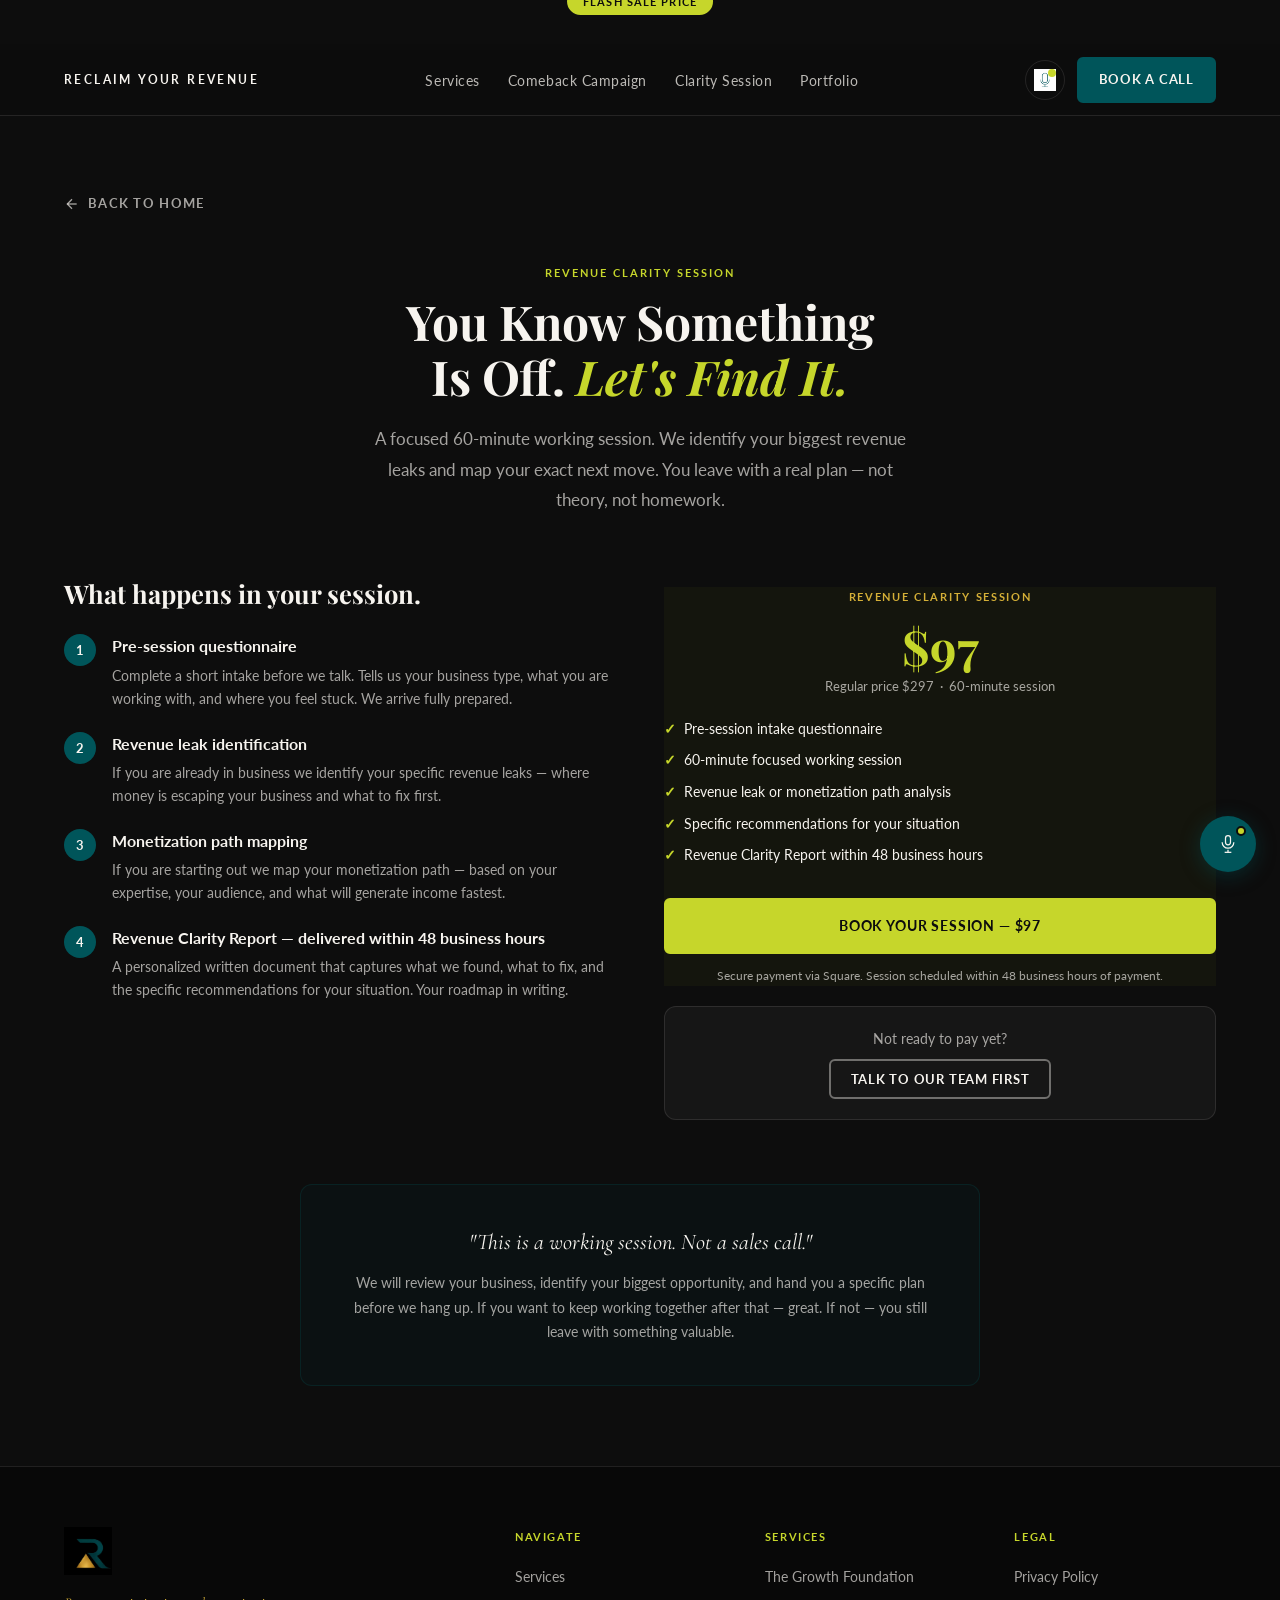
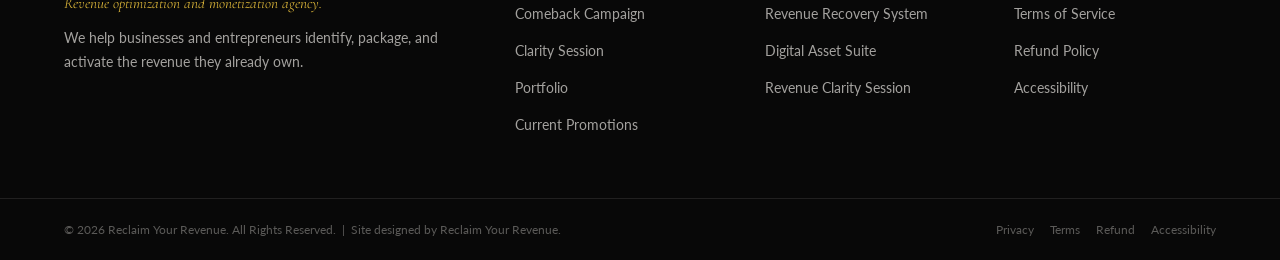
<file: clarity-session.html>
<!DOCTYPE html>
<html lang="en">
<head>
<meta charset="UTF-8">
<meta name="viewport" content="width=device-width, initial-scale=1.0">
<title>Revenue Clarity Session | Reclaim Your Revenue</title>
<meta name="description" content="A focused 60-minute session that identifies your revenue leaks and maps your exact next move. $97 flash sale price.">
<link rel="canonical" href="https://reclaimyourrevenue.com/clarity-session.html">
<link rel="preconnect" href="https://fonts.googleapis.com">
<link rel="preconnect" href="https://fonts.gstatic.com" crossorigin>
<link href="https://fonts.googleapis.com/css2?family=Playfair+Display:ital,wght@0,400;0,700;1,400&family=Cormorant+Garamond:ital,wght@0,300;0,400;0,600;1,400&family=Lato:wght@300;400;700&display=swap" rel="stylesheet">
<link rel="stylesheet" href="/styles.css">
<link rel="stylesheet" href="/shared.css">
</head>
<body>
<script src="/nav.js"></script>
<main id="main">
<div class="page-wrap">
  <div class="container">
    <a href="/" class="back-link">
      <svg width="16" height="16" viewBox="0 0 24 24" fill="none" stroke="currentColor" stroke-width="2" aria-hidden="true"><line x1="19" y1="12" x2="5" y2="12"/><polyline points="12 19 5 12 12 5"/></svg>
      Back to Home
    </a>
    <div class="page-header">
      <p class="eyebrow eyebrow-lime">Revenue Clarity Session</p>
      <h1 class="section-h2">You Know Something<br>Is Off. <em>Let's Find It.</em></h1>
      <p class="section-body" style="color:var(--muted-dark);max-width:560px;margin:0 auto;">A focused 60-minute working session. We identify your biggest revenue leaks and map your exact next move. You leave with a real plan — not theory, not homework.</p>
    </div>

    <div style="display:grid;grid-template-columns:1fr 1fr;gap:48px;align-items:start;margin-bottom:64px;">
      <div>
        <h2 class="section-h2" style="font-size:1.6rem;margin-bottom:24px;">What happens in your session.</h2>
        <div style="display:flex;flex-direction:column;gap:20px;">
          <div style="display:flex;gap:16px;align-items:flex-start;">
            <div style="width:32px;height:32px;background:var(--brand);border-radius:50%;display:flex;align-items:center;justify-content:center;color:var(--ivory);font-weight:700;font-size:13px;flex-shrink:0;margin-top:2px;">1</div>
            <div>
              <p style="font-weight:700;color:var(--ivory);margin-bottom:4px;font-family:var(--font-body);">Pre-session questionnaire</p>
              <p style="font-size:0.9rem;color:var(--muted-dark);line-height:1.6;">Complete a short intake before we talk. Tells us your business type, what you are working with, and where you feel stuck. We arrive fully prepared.</p>
            </div>
          </div>
          <div style="display:flex;gap:16px;align-items:flex-start;">
            <div style="width:32px;height:32px;background:var(--brand);border-radius:50%;display:flex;align-items:center;justify-content:center;color:var(--ivory);font-weight:700;font-size:13px;flex-shrink:0;margin-top:2px;">2</div>
            <div>
              <p style="font-weight:700;color:var(--ivory);margin-bottom:4px;font-family:var(--font-body);">Revenue leak identification</p>
              <p style="font-size:0.9rem;color:var(--muted-dark);line-height:1.6;">If you are already in business we identify your specific revenue leaks — where money is escaping your business and what to fix first.</p>
            </div>
          </div>
          <div style="display:flex;gap:16px;align-items:flex-start;">
            <div style="width:32px;height:32px;background:var(--brand);border-radius:50%;display:flex;align-items:center;justify-content:center;color:var(--ivory);font-weight:700;font-size:13px;flex-shrink:0;margin-top:2px;">3</div>
            <div>
              <p style="font-weight:700;color:var(--ivory);margin-bottom:4px;font-family:var(--font-body);">Monetization path mapping</p>
              <p style="font-size:0.9rem;color:var(--muted-dark);line-height:1.6;">If you are starting out we map your monetization path — based on your expertise, your audience, and what will generate income fastest.</p>
            </div>
          </div>
          <div style="display:flex;gap:16px;align-items:flex-start;">
            <div style="width:32px;height:32px;background:var(--brand);border-radius:50%;display:flex;align-items:center;justify-content:center;color:var(--ivory);font-weight:700;font-size:13px;flex-shrink:0;margin-top:2px;">4</div>
            <div>
              <p style="font-weight:700;color:var(--ivory);margin-bottom:4px;font-family:var(--font-body);">Revenue Clarity Report — delivered within 48 business hours</p>
              <p style="font-size:0.9rem;color:var(--muted-dark);line-height:1.6;">A personalized written document that captures what we found, what to fix, and the specific recommendations for your situation. Your roadmap in writing.</p>
            </div>
          </div>
        </div>
      </div>

      <div>
        <div class="pricing-card-featured" style="text-align:center;">
          <div class="pricing-badge">Flash Sale Price</div>
          <p style="font-family:var(--font-body);font-size:0.7rem;font-weight:700;letter-spacing:0.15em;text-transform:uppercase;color:var(--gold);margin-bottom:16px;margin-top:8px;">REVENUE CLARITY SESSION</p>
          <div class="pricing-amount">$97</div>
          <p class="pricing-reg">Regular price $297 &nbsp;·&nbsp; 60-minute session</p>
          <ul class="pricing-list" style="margin-bottom:32px;">
            <li>Pre-session intake questionnaire</li>
            <li>60-minute focused working session</li>
            <li>Revenue leak or monetization path analysis</li>
            <li>Specific recommendations for your situation</li>
            <li>Revenue Clarity Report within 48 business hours</li>
          </ul>
          <a href="https://square.link/u/y79NwlKX" class="btn btn-accent" style="width:100%;justify-content:center;display:flex;">Book Your Session — $97</a>
          <p style="font-size:0.75rem;color:var(--muted-dark);margin-top:12px;">Secure payment via Square. Session scheduled within 48 business hours of payment.</p>
        </div>
        <div style="margin-top:20px;background:rgba(255,255,255,0.04);border:1px solid var(--border-dark);border-radius:var(--radius);padding:20px;text-align:center;">
          <p style="font-size:0.9rem;color:var(--muted-dark);margin-bottom:8px;">Not ready to pay yet?</p>
          <button onclick="document.getElementById('vapi-pill').click()" class="btn btn-outline" style="font-size:0.8rem;padding:10px 20px;">Talk to Our Team First</button>
        </div>
      </div>
    </div>

    <div style="background:rgba(0,85,90,0.08);border:1px solid rgba(0,85,90,0.25);border-radius:var(--radius);padding:40px;max-width:680px;margin:0 auto;text-align:center;">
      <p style="font-family:var(--font-sub);font-size:1.4rem;font-style:italic;color:var(--ivory);line-height:1.5;margin-bottom:12px;">"This is a working session. Not a sales call."</p>
      <p style="font-size:0.9rem;color:var(--muted-dark);">We will review your business, identify your biggest opportunity, and hand you a specific plan before we hang up. If you want to keep working together after that — great. If not — you still leave with something valuable.</p>
    </div>
  </div>
</div>
</main>
<script src="/main.js"></script>
</body>
</html>
</file>
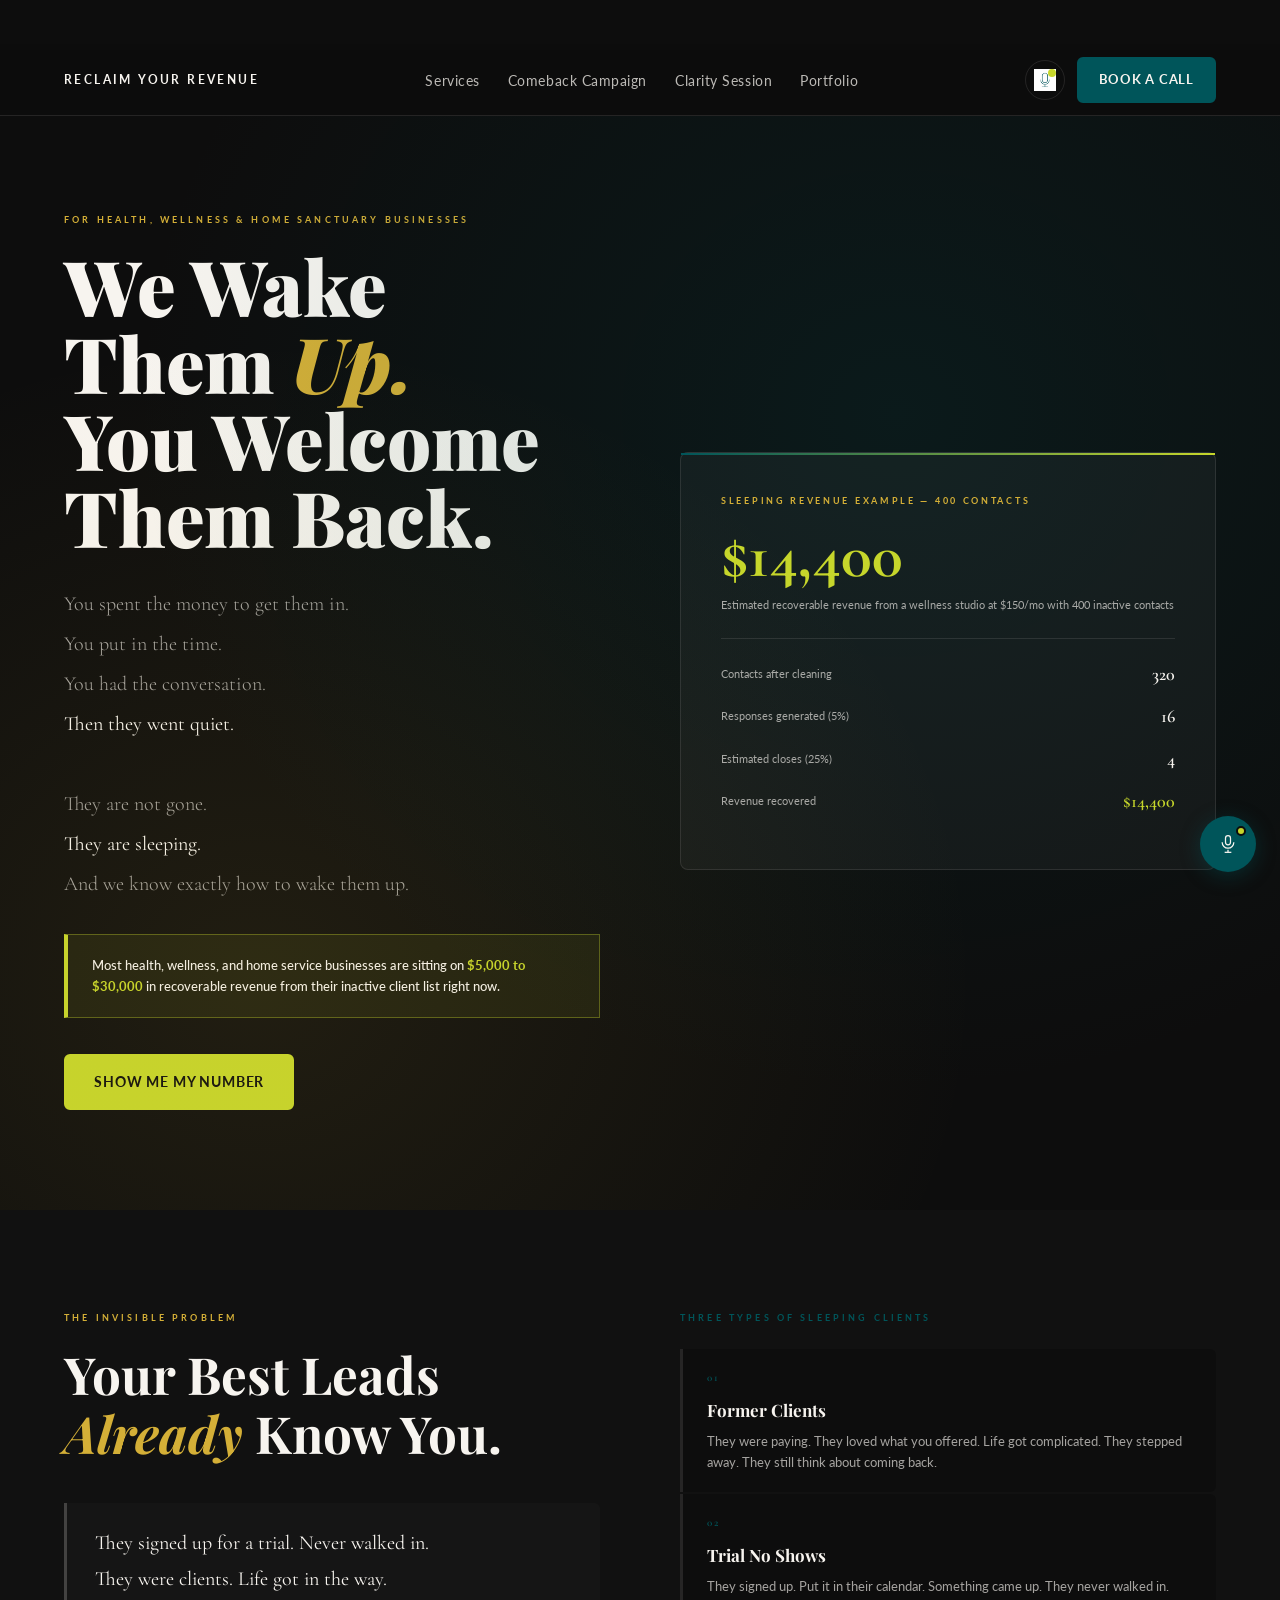
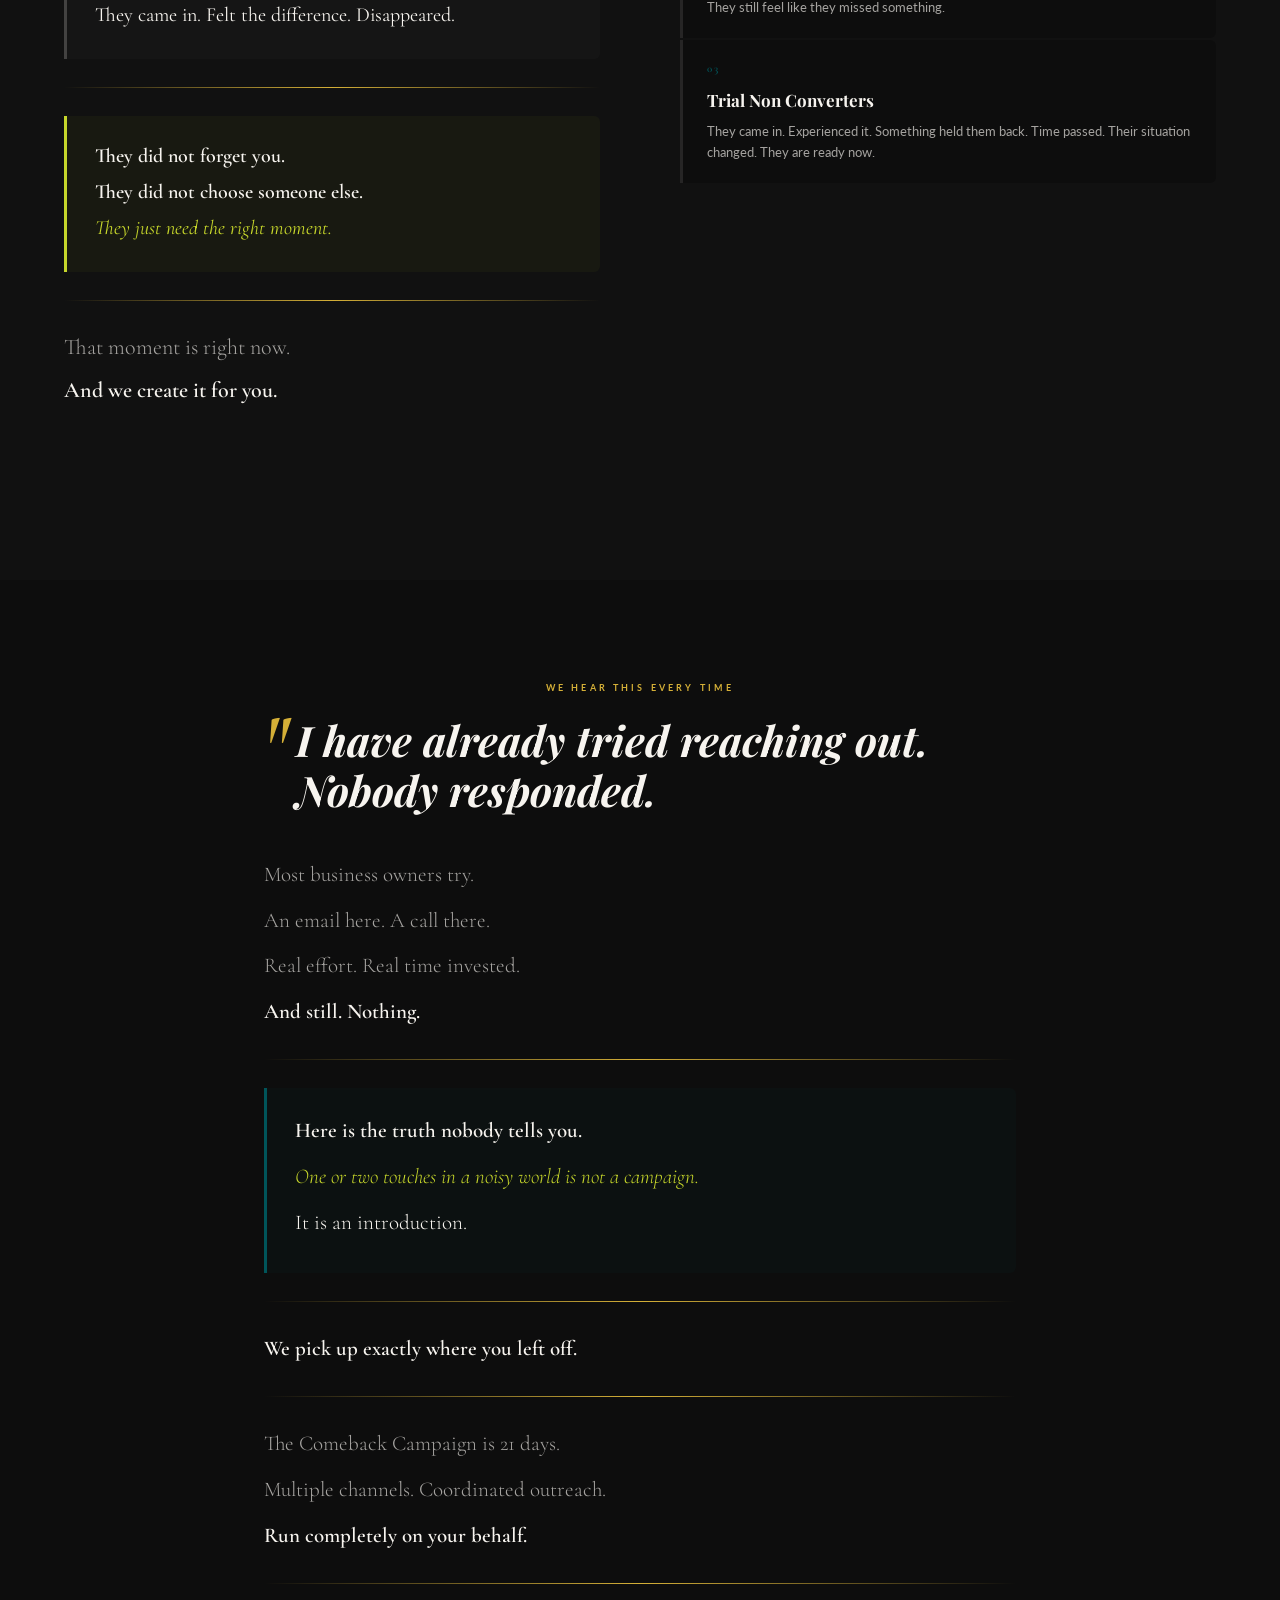
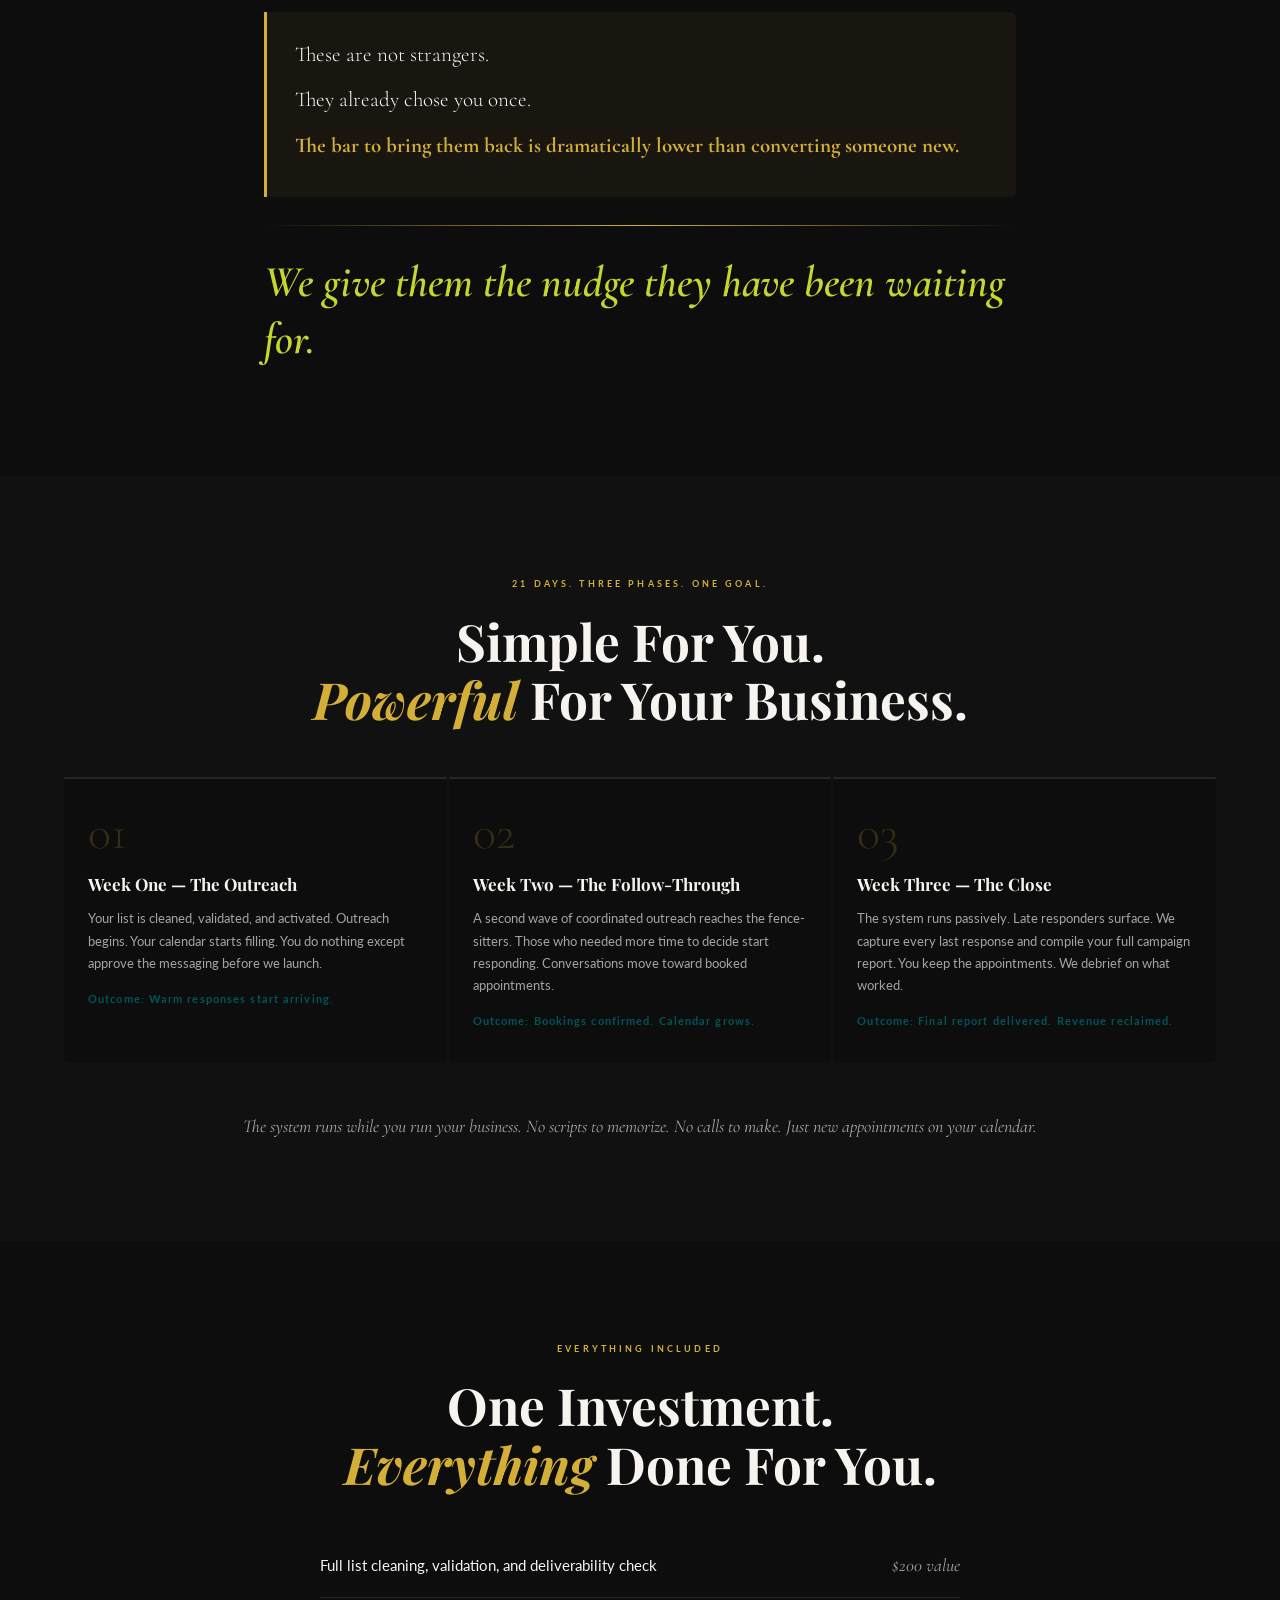
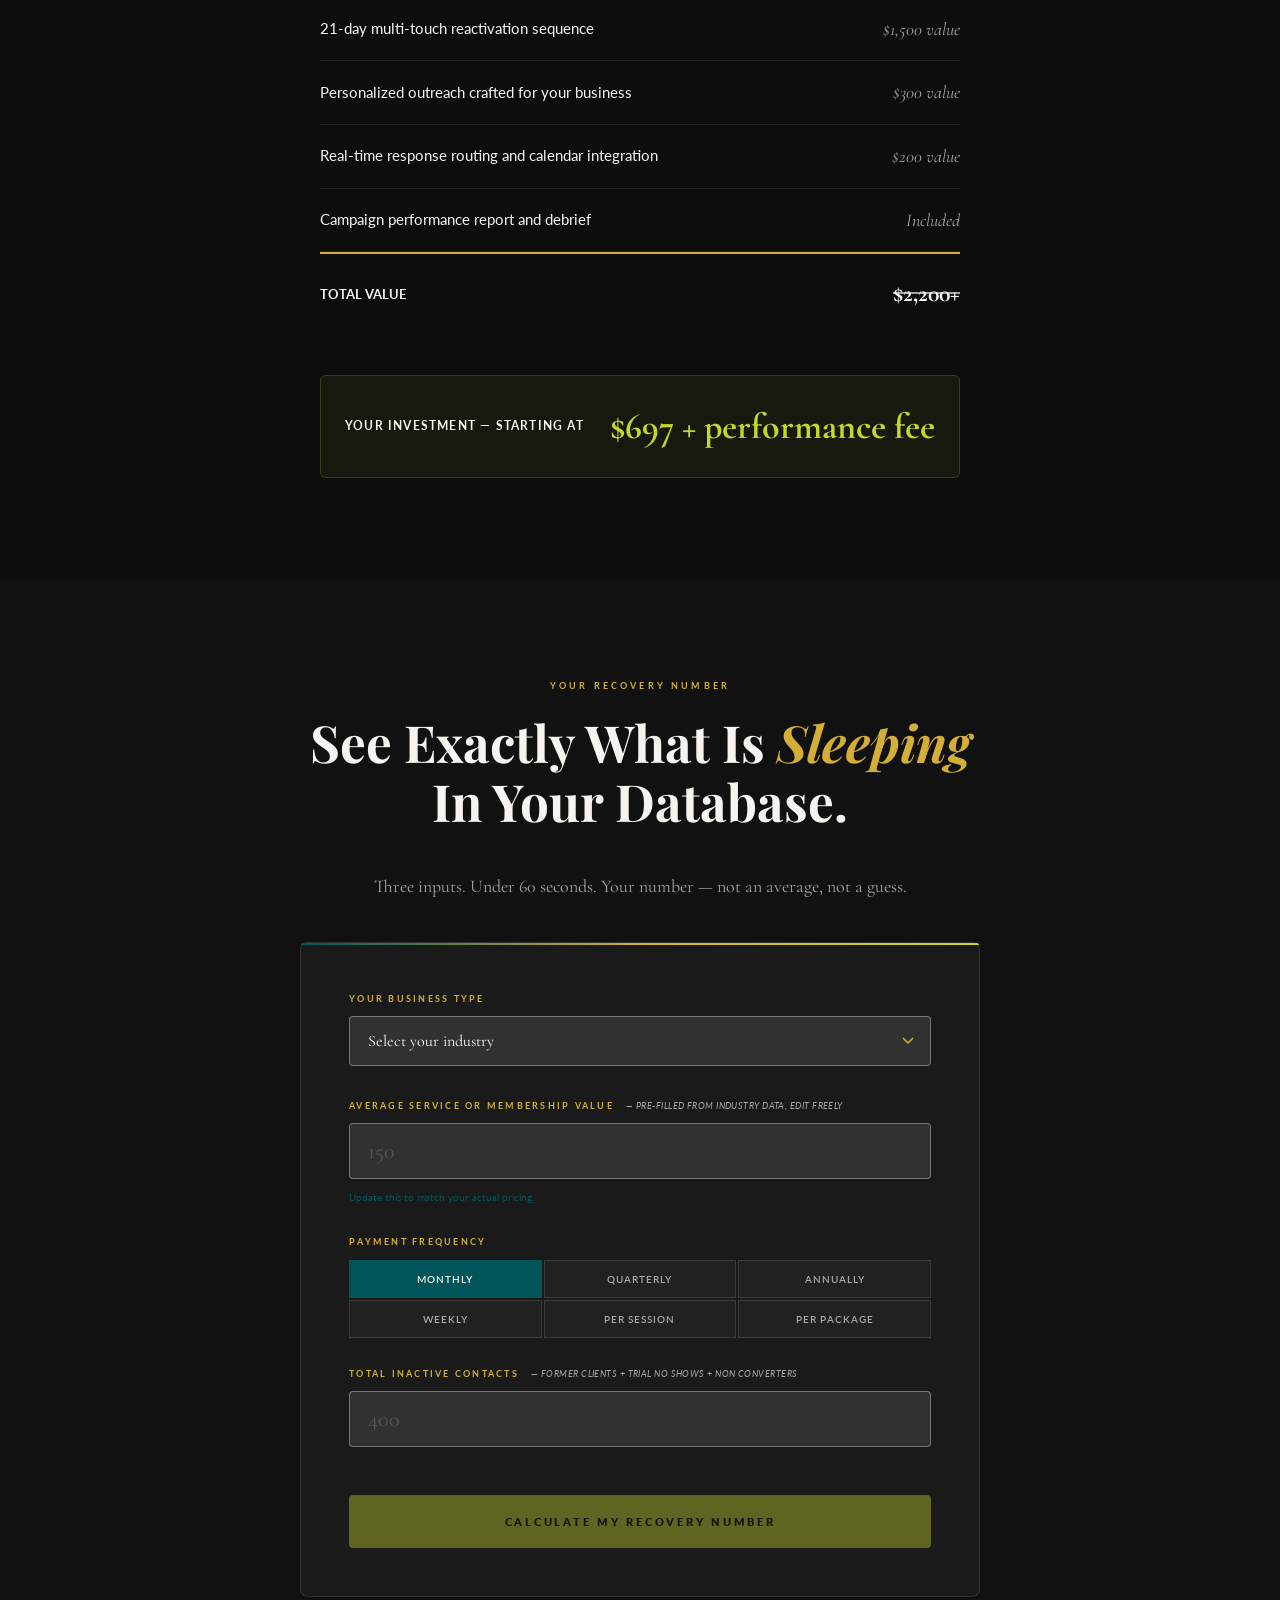
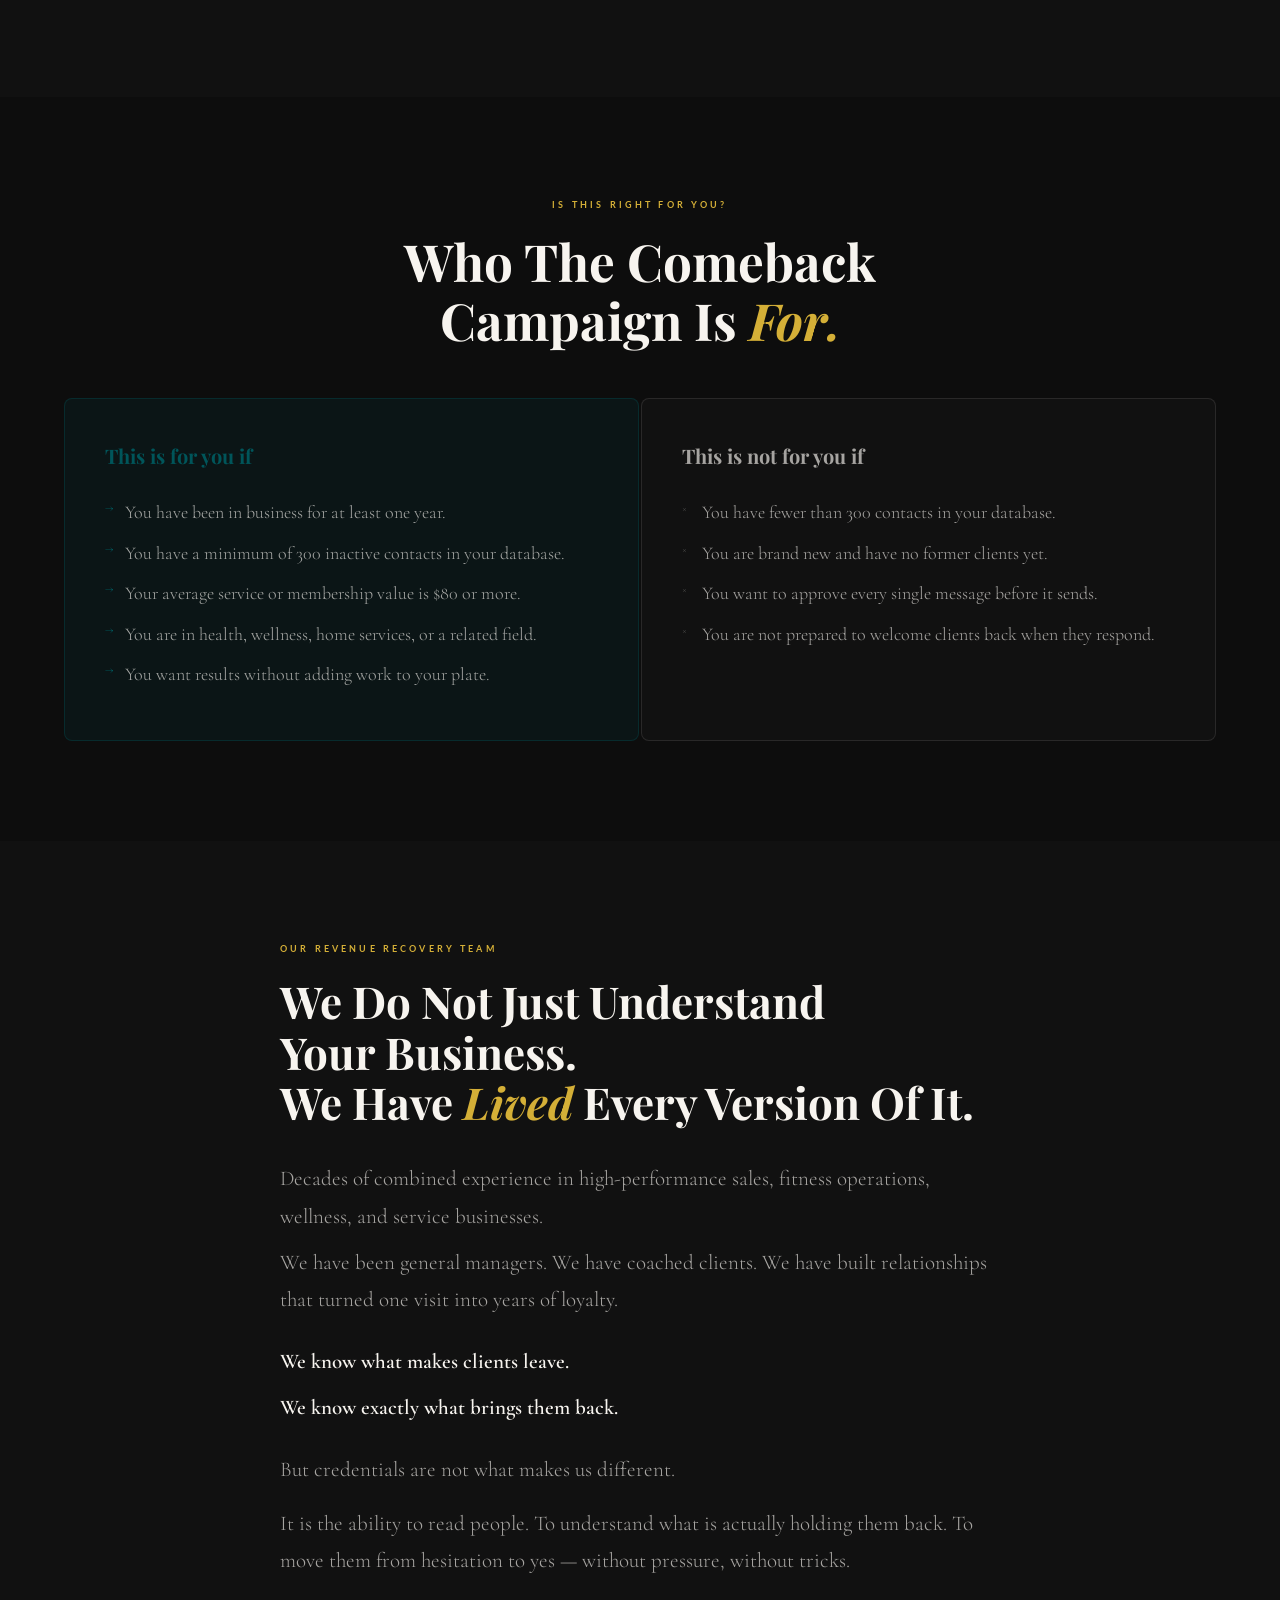
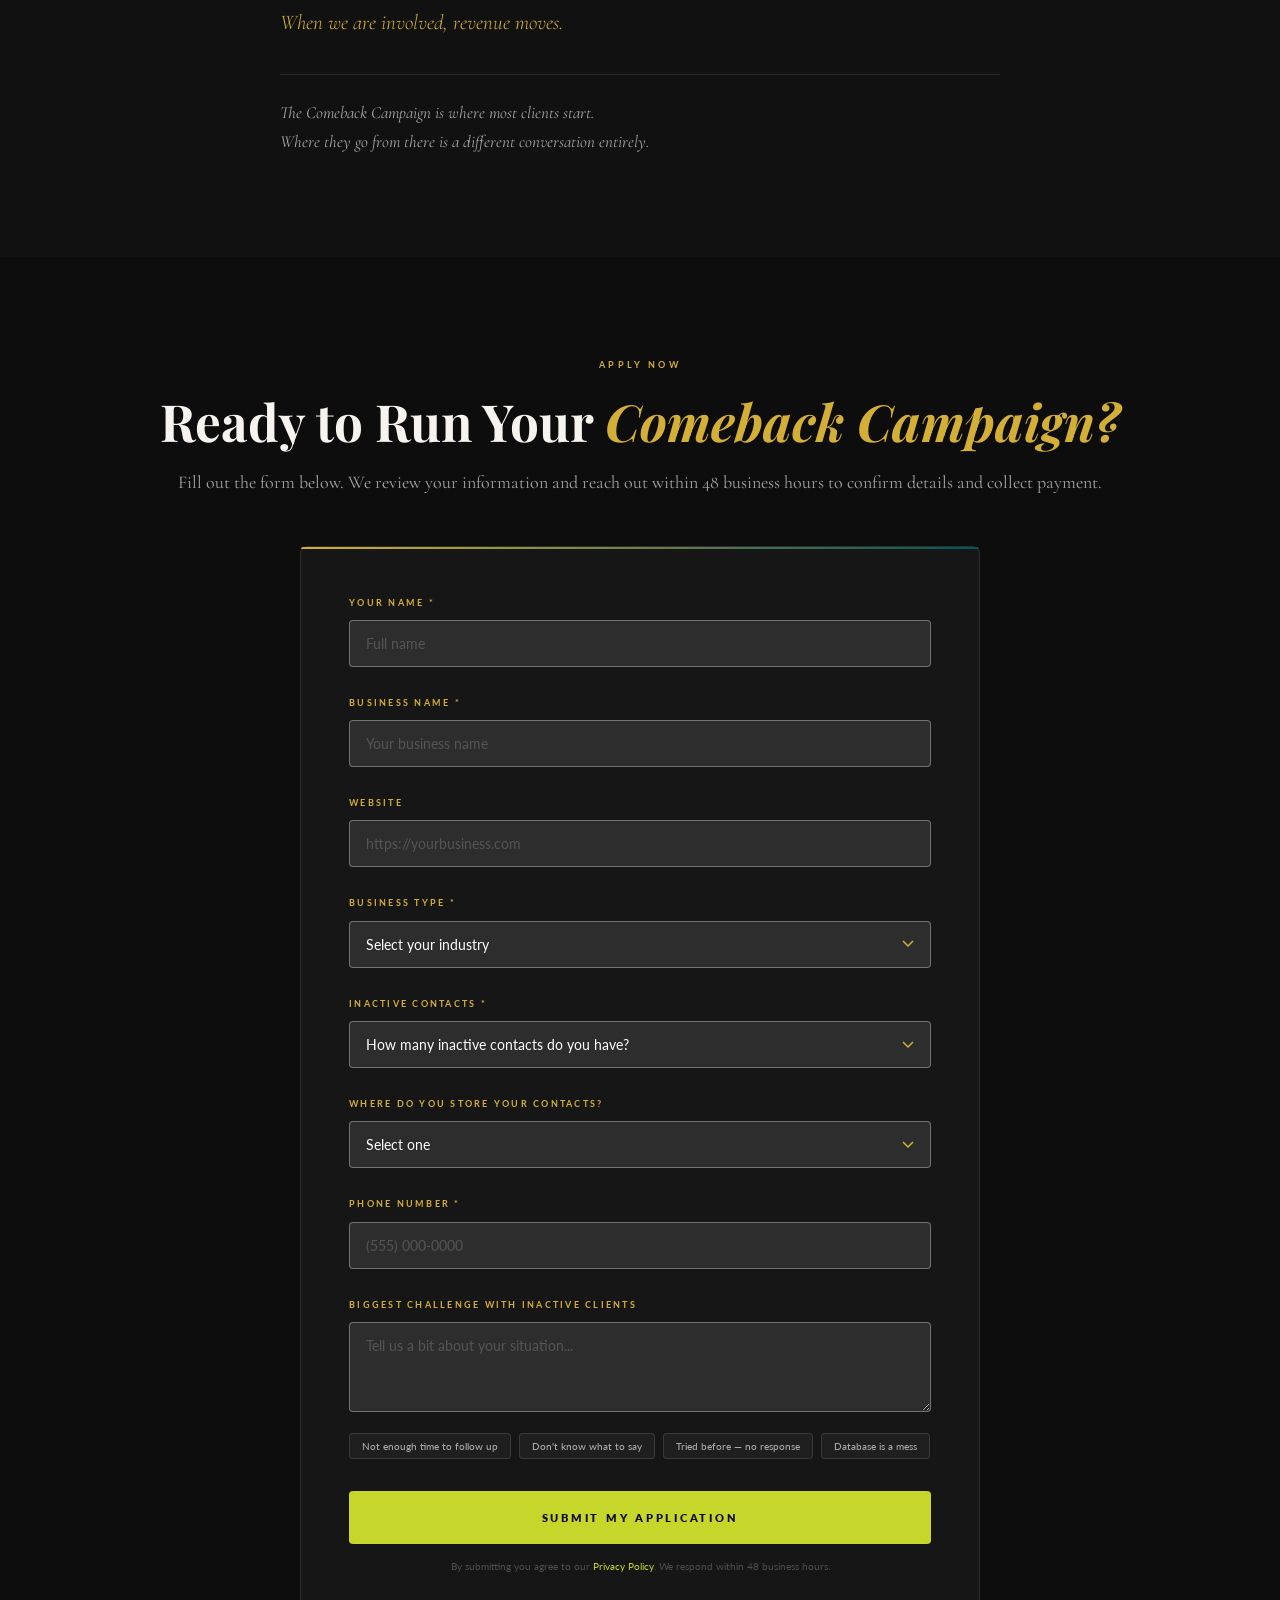
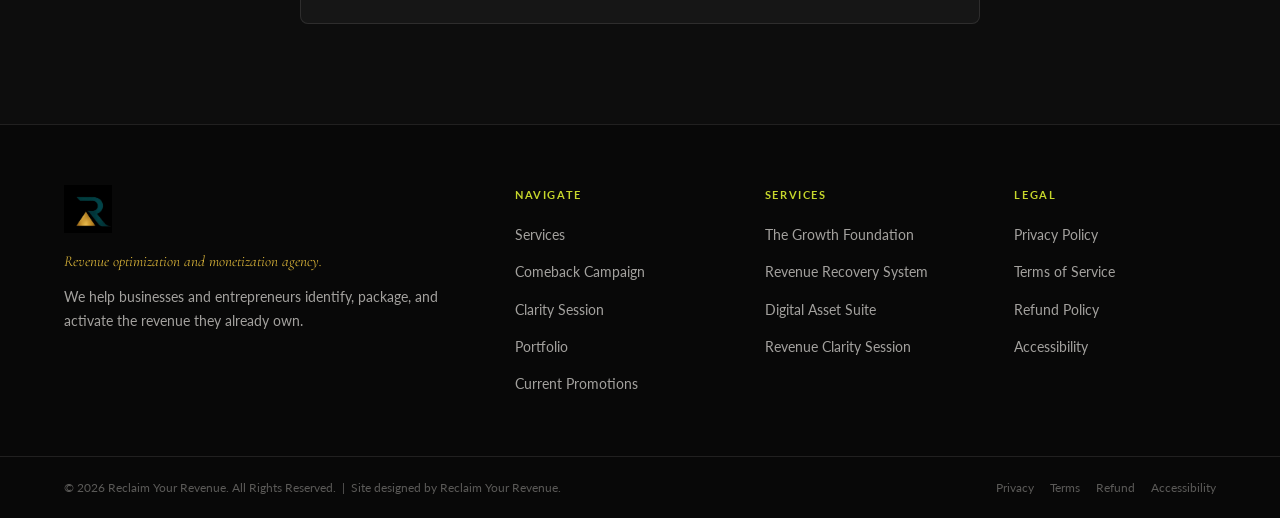
<file: comeback-campaign.html>
<!DOCTYPE html>
<html lang="en">
<head>
<meta charset="UTF-8">
<meta name="viewport" content="width=device-width, initial-scale=1.0">
<title>The Comeback Campaign | Reclaim Your Revenue</title>
<meta name="description" content="We wake them up. You welcome them back. A done-for-you 21-day reactivation system for health, wellness, and home sanctuary businesses.">
<link rel="canonical" href="https://reclaimyourrevenue.com/comeback-campaign.html">
<link rel="preconnect" href="https://fonts.googleapis.com">
<link rel="preconnect" href="https://fonts.gstatic.com" crossorigin>
<link href="https://fonts.googleapis.com/css2?family=Playfair+Display:ital,wght@0,400;0,700;1,400&family=Cormorant+Garamond:ital,wght@0,300;0,400;0,600;1,300;1,400&family=Lato:wght@300;400;700&display=swap" rel="stylesheet">
<link rel="stylesheet" href="/styles.css">
<link rel="stylesheet" href="/shared.css">
<style>
:root{--obsidian:#0D0D0D;--bleached:#F7F4EF;--gold:#D4AF37;--teal:#00555A;--chartreuse:#C6D62B;--mid:#111111;--dark:#0D0D0D;--border:rgba(247,244,239,0.1);--muted:rgba(247,244,239,0.65);}
body{background:var(--obsidian);color:var(--bleached);font-family:'Lato',sans-serif;}
.cb-hero{min-height:100vh;display:flex;align-items:center;padding:140px 0 100px;position:relative;overflow:hidden;}
.cb-hero::before{content:'';position:absolute;inset:0;background:radial-gradient(ellipse at 70% 30%,rgba(0,85,90,0.18) 0%,transparent 60%),radial-gradient(ellipse at 20% 80%,rgba(212,175,55,0.10) 0%,transparent 50%);pointer-events:none;}
.cb-hero-grid{display:grid;grid-template-columns:1fr 1fr;gap:80px;align-items:center;}
.cb-h1{font-family:'Playfair Display',serif;font-size:clamp(52px,6vw,82px);font-weight:900;line-height:1.0;color:var(--bleached);margin-bottom:32px;}
.cb-h1 em{font-style:italic;color:var(--gold);}
.cb-lines{margin-bottom:32px;}
.cb-lines p{font-family:'Cormorant Garamond',serif;font-size:20px;font-weight:300;color:var(--muted);line-height:1.8;margin-bottom:4px;}
.cb-lines p.accent{color:var(--bleached);font-weight:400;}
.cb-stat{background:rgba(198,214,43,0.08);border:1px solid rgba(198,214,43,0.35);border-left:4px solid var(--chartreuse);padding:20px 24px;margin-bottom:36px;}
.cb-stat p{font-family:'Lato',sans-serif;font-size:13px;font-weight:500;color:var(--bleached);line-height:1.6;}
.cb-stat strong{color:var(--chartreuse);font-weight:700;}
.hnc{background:rgba(255,255,255,0.04);border:1px solid var(--border);padding:40px;position:relative;border-radius:8px;}
.hnc::before{content:'';position:absolute;top:0;left:0;right:0;height:2px;background:linear-gradient(90deg,var(--teal),var(--chartreuse));}
.hnc-label{font-family:'Lato',sans-serif;font-size:9px;font-weight:700;letter-spacing:0.3em;color:var(--gold);margin-bottom:16px;}
.hnc-amount{font-family:'Cormorant Garamond',serif;font-size:clamp(48px,5vw,72px);font-weight:700;color:var(--chartreuse);line-height:1;margin-bottom:8px;}
.hnc-sub{font-size:11px;color:var(--muted);margin-bottom:24px;line-height:1.6;}
.hnc-divider{height:1px;background:var(--border);margin-bottom:20px;}
.hnc-row{display:flex;justify-content:space-between;align-items:center;margin-bottom:12px;}
.hnc-row-label{font-size:11px;color:var(--muted);font-family:'Lato',sans-serif;}
.hnc-row-val{font-family:'Cormorant Garamond',serif;font-size:18px;color:var(--bleached);font-weight:600;}
.cb-section{padding:100px 0;}
.cb-section-mid{background:#111111;}
.cb-section-dark{background:var(--obsidian);}
.cb-eyebrow{font-family:'Lato',sans-serif;font-size:9px;font-weight:700;letter-spacing:0.35em;text-transform:uppercase;color:var(--gold);margin-bottom:20px;display:block;}
.cb-eyebrow-teal{color:var(--teal);}
.cb-eyebrow-lime{color:var(--chartreuse);}
.cb-h2{font-family:'Playfair Display',serif;font-size:clamp(36px,4vw,52px);font-weight:700;line-height:1.15;color:var(--bleached);margin-bottom:40px;}
.cb-h2 em{font-style:italic;color:var(--gold);}
.cb-h2-center{text-align:center;}
.story-lines p{font-family:'Cormorant Garamond',serif;font-size:22px;font-weight:300;color:var(--muted);line-height:1.7;margin-bottom:6px;}
.story-lines p.bold{color:var(--bleached);font-weight:600;}
.copy-block{background:rgba(0,85,90,0.06);border-left:3px solid var(--teal);padding:24px 28px;margin:24px 0;border-radius:0 6px 6px 0;}
.copy-block p{font-family:'Cormorant Garamond',serif;font-size:20px;font-weight:400;color:var(--bleached);line-height:1.6;margin-bottom:4px;}
.hr-gold{height:1px;background:linear-gradient(90deg,transparent,var(--gold),transparent);margin:28px 0;}
.problem-grid{display:grid;grid-template-columns:1fr 1fr;gap:80px;align-items:start;}
.buckets{display:flex;flex-direction:column;gap:2px;}
.bucket{background:var(--obsidian);border-left:3px solid var(--border);padding:20px 24px;transition:border-color 0.2s;border-radius:0 6px 6px 0;}
.bucket:hover{border-color:var(--teal);}
.bucket-num{font-family:'Cormorant Garamond',serif;font-size:11px;font-weight:600;letter-spacing:0.2em;color:var(--teal);margin-bottom:8px;}
.bucket-title{font-family:'Playfair Display',serif;font-size:17px;font-weight:700;color:var(--bleached);margin-bottom:6px;}
.bucket-desc{font-size:13px;color:var(--muted);line-height:1.6;}
.objection-inner{max-width:800px;margin:0 auto;padding:0 24px;}
.objection-quote{font-family:'Playfair Display',serif;font-size:clamp(26px,3.5vw,42px);font-weight:700;font-style:italic;color:var(--bleached);line-height:1.2;margin-bottom:40px;position:relative;padding-left:32px;}
.objection-quote::before{content:'"';position:absolute;left:0;top:-10px;font-size:72px;color:var(--gold);line-height:1;font-family:'Cormorant Garamond',serif;}
.objection-response p{font-family:'Cormorant Garamond',serif;font-size:21px;font-weight:300;color:var(--muted);line-height:1.8;margin-bottom:8px;}
.objection-response p.bold{color:var(--bleached);font-weight:600;}
.objection-response p.highlight{color:var(--chartreuse);font-style:italic;}
.process-steps{display:grid;grid-template-columns:repeat(3,1fr);gap:2px;margin-top:48px;}
.p-step{background:var(--obsidian);padding:32px 24px;position:relative;border-radius:6px;}
.p-step::after{content:'';position:absolute;top:0;left:0;right:0;height:2px;background:var(--border);transition:background 0.3s;border-radius:6px 6px 0 0;}
.p-step:hover::after{background:var(--chartreuse);}
.p-step-num{font-family:'Cormorant Garamond',serif;font-size:48px;font-weight:300;color:rgba(212,175,55,0.2);line-height:1;margin-bottom:16px;}
.p-step-title{font-family:'Playfair Display',serif;font-size:17px;font-weight:700;color:var(--bleached);margin-bottom:12px;line-height:1.3;}
.p-step-body{font-size:13px;color:var(--muted);line-height:1.7;}
.p-step-outcome{font-size:11px;font-weight:700;letter-spacing:0.1em;color:var(--teal);margin-top:16px;font-family:'Lato',sans-serif;}
.who-grid{display:grid;grid-template-columns:1fr 1fr;gap:2px;margin-top:48px;}
.who-col{padding:40px;}
.who-col.yes{background:rgba(0,85,90,0.12);border:1px solid rgba(0,85,90,0.35);border-radius:8px;}
.who-col.no{background:rgba(255,255,255,0.02);border:1px solid var(--border);border-radius:8px;}
.who-title{font-family:'Playfair Display',serif;font-size:20px;font-weight:700;color:var(--bleached);margin-bottom:24px;}
.who-title.yes-title{color:var(--teal);}
.who-title.no-title{color:var(--muted);}
.who-lines p{font-family:'Cormorant Garamond',serif;font-size:18px;font-weight:300;color:var(--muted);line-height:1.7;margin-bottom:10px;padding-left:20px;position:relative;}
.who-col.yes .who-lines p::before{content:'→';position:absolute;left:0;color:var(--teal);font-size:13px;}
.who-col.no .who-lines p::before{content:'×';position:absolute;left:0;color:rgba(247,244,239,0.2);font-size:13px;}
.value-rows{max-width:640px;margin:0 auto 40px;}
.value-row{display:flex;justify-content:space-between;align-items:center;padding:16px 0;border-bottom:1px solid var(--border);}
.value-row-label{font-size:15px;color:var(--bleached);font-family:'Lato',sans-serif;}
.value-row-amt{font-family:'Cormorant Garamond',serif;font-size:18px;color:var(--muted);font-style:italic;}
.value-total{display:flex;justify-content:space-between;align-items:center;padding:20px 0;border-top:2px solid var(--gold);margin-bottom:16px;}
.value-total-label{font-size:13px;font-weight:700;color:var(--bleached);font-family:'Lato',sans-serif;}
.value-total-amt{font-family:'Cormorant Garamond',serif;font-size:24px;color:var(--bleached);font-weight:700;text-decoration:line-through;text-decoration-color:var(--muted);}
.value-investment{display:flex;justify-content:space-between;align-items:center;background:rgba(198,214,43,0.06);border:1px solid rgba(198,214,43,0.2);padding:20px 24px;max-width:640px;margin:0 auto;border-radius:6px;}
.value-investment-label{font-size:12px;font-weight:700;letter-spacing:0.1em;color:var(--bleached);font-family:'Lato',sans-serif;}
.value-investment-amt{font-family:'Cormorant Garamond',serif;font-size:36px;color:var(--chartreuse);font-weight:700;}
.calc-card{background:rgba(255,255,255,0.04);border:1px solid var(--border);padding:48px;max-width:680px;margin:0 auto;position:relative;border-radius:8px;}
.calc-card::before{content:'';position:absolute;top:0;left:0;right:0;height:2px;background:linear-gradient(90deg,var(--teal),var(--gold),var(--chartreuse));border-radius:8px 8px 0 0;}
.calc-lbl{display:block;font-family:'Lato',sans-serif;font-size:9px;font-weight:700;letter-spacing:0.25em;text-transform:uppercase;color:var(--gold);margin-bottom:10px;}
.calc-hint{font-size:9px;font-weight:400;letter-spacing:0.05em;color:var(--muted);margin-left:8px;font-style:italic;}
.calc-select,.calc-input{width:100%;background:rgba(255,255,255,0.1);border:1px solid rgba(247,244,239,0.35);color:#ffffff;font-size:15px;font-family:'Cormorant Garamond',serif;font-size:22px;font-weight:400;padding:14px 18px;outline:none;transition:border-color 0.2s;appearance:none;-webkit-appearance:none;border-radius:4px;margin-bottom:4px;}
.calc-select{font-size:16px;cursor:pointer;background-image:url("data:image/svg+xml,%3Csvg xmlns='http://www.w3.org/2000/svg' width='12' height='8' viewBox='0 0 12 8'%3E%3Cpath d='M1 1l5 5 5-5' stroke='%23D4AF37' stroke-width='1.5' fill='none'/%3E%3C/svg%3E");background-repeat:no-repeat;background-position:right 16px center;padding-right:40px;}
.calc-select option{background:var(--dark);color:var(--bleached);font-size:14px;}
.calc-select:focus,.calc-input:focus{border-color:var(--teal);}
.calc-input::placeholder{color:rgba(247,244,239,0.2);}
.calc-editable-hint{font-size:10px;color:var(--teal);margin-top:6px;font-family:'Lato',sans-serif;}
.calc-freq{display:grid;grid-template-columns:repeat(3,1fr);gap:2px;}
.freq-btn{background:rgba(255,255,255,0.03);border:1px solid rgba(247,244,239,0.12);color:var(--muted);font-family:'Lato',sans-serif;font-size:10px;font-weight:600;letter-spacing:0.1em;padding:12px 8px;cursor:pointer;transition:all 0.2s;text-align:center;}
.freq-btn:hover{border-color:var(--teal);color:var(--bleached);}
.freq-btn.active{background:var(--teal);border-color:var(--teal);color:var(--bleached);}
.calc-btn{width:100%;background:var(--chartreuse);color:var(--obsidian);font-family:'Lato',sans-serif;font-size:11px;font-weight:800;letter-spacing:0.25em;text-transform:uppercase;padding:20px;border:none;cursor:pointer;margin-top:16px;transition:all 0.2s;border-radius:4px;}
.calc-btn:hover:not(:disabled){background:var(--gold);transform:translateY(-1px);}
.calc-btn:disabled{opacity:0.4;cursor:not-allowed;}
.calc-field{margin-bottom:28px;}
.calc-result{display:none;margin-top:40px;padding-top:40px;border-top:1px solid var(--border);text-align:center;animation:fadeUp 0.6s ease forwards;}
.calc-result.show{display:block;}
@keyframes fadeUp{from{opacity:0;transform:translateY(16px)}to{opacity:1;transform:translateY(0)}}
.result-lbl{font-family:'Lato',sans-serif;font-size:9px;font-weight:700;letter-spacing:0.3em;color:var(--gold);margin-bottom:12px;}
.result-amount{font-family:'Cormorant Garamond',serif;font-size:clamp(64px,9vw,108px);font-weight:700;color:var(--chartreuse);line-height:1;margin-bottom:8px;}
.result-rows{border-top:1px solid var(--border);border-bottom:1px solid var(--border);padding:20px 0;margin:24px 0;text-align:left;}
.result-row{display:flex;justify-content:space-between;padding:8px 0;}
.result-row-label{font-size:11px;color:var(--muted);font-family:'Lato',sans-serif;}
.result-row-val{font-family:'Cormorant Garamond',serif;font-size:17px;color:var(--bleached);font-weight:600;}
.result-disclaimer{font-size:11px;color:rgba(247,244,239,0.3);line-height:1.7;font-style:italic;margin-bottom:28px;font-family:'Lato',sans-serif;}
.calc-gate{display:none;margin-top:32px;padding-top:32px;border-top:1px solid var(--border);animation:fadeUp 0.5s ease forwards;}
.calc-gate.show{display:block;}
.gate-h{font-family:'Playfair Display',serif;font-size:20px;font-weight:700;color:var(--bleached);margin-bottom:8px;line-height:1.3;}
.gate-h em{font-style:italic;color:var(--gold);}
.gate-sub{font-family:'Cormorant Garamond',serif;font-size:16px;font-weight:300;color:var(--muted);margin-bottom:20px;line-height:1.6;}
.gate-input{width:100%;background:rgba(255,255,255,0.1);border:1px solid rgba(247,244,239,0.35);color:#ffffff;font-size:15px;font-family:'Lato',sans-serif;font-size:14px;padding:14px 16px;outline:none;transition:border-color 0.2s;border-radius:4px;margin-bottom:12px;}
.gate-input:focus{border-color:var(--chartreuse);}
.gate-input::placeholder{color:rgba(247,244,239,0.2);}
.gate-btn{width:100%;background:var(--chartreuse);color:var(--obsidian);font-family:'Lato',sans-serif;font-size:11px;font-weight:800;letter-spacing:0.25em;text-transform:uppercase;padding:18px;border:none;cursor:pointer;margin-top:4px;transition:all 0.2s;border-radius:4px;}
.gate-btn:hover{background:var(--gold);}
.gate-fine{font-size:10px;color:rgba(247,244,239,0.25);text-align:center;margin-top:10px;line-height:1.7;font-family:'Lato',sans-serif;}
.team-section{padding:100px 0;background:#111111;}
.team-content{max-width:720px;margin:0 auto;}
.team-h2{font-family:'Playfair Display',serif;font-size:clamp(28px,3.5vw,44px);font-weight:700;line-height:1.15;color:var(--bleached);margin-bottom:32px;}
.team-h2 em{font-style:italic;color:var(--gold);}
.team-lines p{font-family:'Cormorant Garamond',serif;font-size:21px;font-weight:300;color:var(--muted);line-height:1.8;margin-bottom:8px;}
.team-lines p.bold{color:var(--bleached);font-weight:600;}
.team-lines p.accent{color:var(--gold);font-style:italic;}
.team-seed{margin-top:32px;padding-top:24px;border-top:1px solid var(--border);font-family:'Cormorant Garamond',serif;font-size:17px;font-style:italic;color:var(--muted);}
.booking-form-section{padding:100px 0;background:var(--obsidian);}
.form-card{background:rgba(255,255,255,0.04);border:1px solid var(--border);padding:48px;max-width:680px;margin:0 auto;position:relative;border-radius:8px;}
.form-card::before{content:'';position:absolute;top:0;left:0;right:0;height:2px;background:linear-gradient(90deg,var(--gold),var(--teal));border-radius:8px 8px 0 0;}
.fc-label{display:block;font-family:'Lato',sans-serif;font-size:9px;font-weight:700;letter-spacing:0.25em;text-transform:uppercase;color:var(--gold);margin-bottom:10px;}
.fc-input,.fc-select,.fc-textarea{width:100%;background:rgba(255,255,255,0.1);border:1px solid rgba(247,244,239,0.35);color:#ffffff;font-size:15px;font-family:'Lato',sans-serif;font-size:14px;padding:14px 16px;outline:none;transition:border-color 0.2s;appearance:none;-webkit-appearance:none;border-radius:4px;margin-bottom:4px;}
.fc-select{cursor:pointer;background-image:url("data:image/svg+xml,%3Csvg xmlns='http://www.w3.org/2000/svg' width='12' height='8' viewBox='0 0 12 8'%3E%3Cpath d='M1 1l5 5 5-5' stroke='%23D4AF37' stroke-width='1.5' fill='none'/%3E%3C/svg%3E");background-repeat:no-repeat;background-position:right 16px center;padding-right:40px;}
.fc-select option{background:var(--dark);color:var(--bleached);}
.fc-input::placeholder,.fc-textarea::placeholder{color:rgba(247,244,239,0.2);}
.fc-input:focus,.fc-select:focus,.fc-textarea:focus{border-color:var(--teal);}
.fc-textarea{resize:vertical;min-height:90px;}
.fc-field{margin-bottom:24px;}
.fc-chips{display:flex;flex-wrap:wrap;gap:8px;margin-top:10px;}
.chip{background:rgba(255,255,255,0.04);border:1px solid rgba(247,244,239,0.12);color:var(--muted);font-family:'Lato',sans-serif;font-size:10px;font-weight:500;padding:6px 12px;cursor:pointer;transition:all 0.15s;border-radius:4px;}
.chip:hover{border-color:var(--teal);color:var(--bleached);}
.fc-submit{width:100%;background:var(--chartreuse);color:var(--obsidian);font-family:'Lato',sans-serif;font-size:11px;font-weight:800;letter-spacing:0.25em;text-transform:uppercase;padding:20px;border:none;cursor:pointer;margin-top:8px;transition:all 0.2s;border-radius:4px;}
.fc-submit:hover{background:var(--gold);}
.fc-fine{font-size:10px;color:rgba(247,244,239,0.25);text-align:center;margin-top:14px;line-height:1.7;font-family:'Lato',sans-serif;}
.fc-success{display:none;text-align:center;padding:40px 0;animation:fadeUp 0.5s ease forwards;}
.fc-success.show{display:block;}
.fc-success h3{font-family:'Playfair Display',serif;font-size:28px;font-weight:700;color:var(--bleached);margin-bottom:12px;}
.fc-success p{font-size:14px;color:var(--muted);margin-bottom:24px;line-height:1.7;}
@media(max-width:900px){.cb-hero-grid{grid-template-columns:1fr;}.cb-hero-right{display:none;}.problem-grid{grid-template-columns:1fr;gap:48px;}.process-steps{grid-template-columns:1fr;}.who-grid{grid-template-columns:1fr;}.calc-card,.form-card{padding:28px 20px;}.calc-freq{grid-template-columns:repeat(2,1fr);}}
</style>
</head>
<body>
<script src="/nav.js"></script>

<main id="main">

<!-- HERO -->
<section class="cb-hero">
  <div class="container">
    <div class="cb-hero-grid">
      <div class="cb-hero-left">
        <span class="cb-eyebrow">For Health, Wellness & Home Sanctuary Businesses</span>
        <h1 class="cb-h1">We Wake<br>Them <em>Up.</em><br>You Welcome<br>Them Back.</h1>
        <div class="cb-lines">
          <p>You spent the money to get them in.</p>
          <p>You put in the time.</p>
          <p>You had the conversation.</p>
          <p class="accent">Then they went quiet.</p>
          <p>&nbsp;</p>
          <p>They are not gone.</p>
          <p class="accent">They are sleeping.</p>
          <p>And we know exactly how to wake them up.</p>
        </div>
        <div class="cb-stat">
          <p>Most health, wellness, and home service businesses are sitting on <strong>$5,000 to $30,000</strong> in recoverable revenue from their inactive client list right now.</p>
        </div>
        <a href="#calculator" class="btn btn-accent">Show Me My Number</a>
      </div>
      <div class="cb-hero-right">
        <div class="hnc">
          <div class="hnc-label">SLEEPING REVENUE EXAMPLE — 400 CONTACTS</div>
          <div class="hnc-amount">$14,400</div>
          <div class="hnc-sub">Estimated recoverable revenue from a wellness studio at $150/mo with 400 inactive contacts</div>
          <div class="hnc-divider"></div>
          <div class="hnc-row"><span class="hnc-row-label">Contacts after cleaning</span><span class="hnc-row-val">320</span></div>
          <div class="hnc-row"><span class="hnc-row-label">Responses generated (5%)</span><span class="hnc-row-val">16</span></div>
          <div class="hnc-row"><span class="hnc-row-label">Estimated closes (25%)</span><span class="hnc-row-val">4</span></div>
          <div class="hnc-row"><span class="hnc-row-label">Revenue recovered</span><span class="hnc-row-val" style="color:var(--chartreuse)">$14,400</span></div>
        </div>
      </div>
    </div>
  </div>
</section>

<!-- PROBLEM -->
<section class="cb-section cb-section-mid">
  <div class="container">
    <div class="problem-grid">
      <div>
        <span class="cb-eyebrow">The Invisible Problem</span>
        <h2 class="cb-h2">Your Best Leads <em>Already</em> Know You.</h2>
        <div class="story-lines">
          <div class="copy-block" style="border-left-color:rgba(247,244,239,0.2);background:rgba(255,255,255,0.02);">
            <p>They signed up for a trial. Never walked in.</p>
            <p>They were clients. Life got in the way.</p>
            <p>They came in. Felt the difference. Disappeared.</p>
          </div>
          <div class="hr-gold"></div>
          <div class="copy-block" style="border-left-color:var(--chartreuse);background:rgba(198,214,43,0.04);">
            <p style="color:var(--bleached);font-weight:600;">They did not forget you.</p>
            <p style="color:var(--bleached);font-weight:600;">They did not choose someone else.</p>
            <p style="color:var(--chartreuse);font-style:italic;">They just need the right moment.</p>
          </div>
          <div class="hr-gold"></div>
          <p>That moment is right now.</p>
          <p class="bold">And we create it for you.</p>
        </div>
      </div>
      <div>
        <span class="cb-eyebrow cb-eyebrow-teal" style="margin-bottom:24px;display:block;">Three Types of Sleeping Clients</span>
        <div class="buckets">
          <div class="bucket">
            <div class="bucket-num">01</div>
            <div class="bucket-title">Former Clients</div>
            <div class="bucket-desc">They were paying. They loved what you offered. Life got complicated. They stepped away. They still think about coming back.</div>
          </div>
          <div class="bucket">
            <div class="bucket-num">02</div>
            <div class="bucket-title">Trial No Shows</div>
            <div class="bucket-desc">They signed up. Put it in their calendar. Something came up. They never walked in. They still feel like they missed something.</div>
          </div>
          <div class="bucket">
            <div class="bucket-num">03</div>
            <div class="bucket-title">Trial Non Converters</div>
            <div class="bucket-desc">They came in. Experienced it. Something held them back. Time passed. Their situation changed. They are ready now.</div>
          </div>
        </div>
      </div>
    </div>
  </div>
</section>

<!-- OBJECTION -->
<section class="cb-section cb-section-dark">
  <div class="objection-inner">
    <span class="cb-eyebrow" style="text-align:center;display:block;">We Hear This Every Time</span>
    <div class="objection-quote">I have already tried reaching out. Nobody responded.</div>
    <div class="objection-response">
      <p>Most business owners try.</p>
      <p>An email here. A call there.</p>
      <p>Real effort. Real time invested.</p>
      <p class="bold">And still. Nothing.</p>
      <div class="hr-gold"></div>
      <div class="copy-block">
        <p style="color:var(--bleached);font-weight:600;">Here is the truth nobody tells you.</p>
        <p style="color:var(--chartreuse);font-style:italic;">One or two touches in a noisy world is not a campaign.</p>
        <p style="color:var(--bleached);">It is an introduction.</p>
      </div>
      <div class="hr-gold"></div>
      <p class="bold">We pick up exactly where you left off.</p>
      <div class="hr-gold"></div>
      <p>The Comeback Campaign is 21 days.</p>
      <p>Multiple channels. Coordinated outreach.</p>
      <p class="bold">Run completely on your behalf.</p>
      <div class="hr-gold"></div>
      <div class="copy-block" style="border-left-color:var(--gold);background:rgba(212,175,55,0.06);">
        <p style="color:var(--bleached);">These are not strangers.</p>
        <p style="color:var(--bleached);">They already chose you once.</p>
        <p style="font-weight:700;color:var(--gold);">The bar to bring them back is dramatically lower than converting someone new.</p>
      </div>
      <div class="hr-gold"></div>
      <p class="highlight" style="font-family:'Cormorant Garamond',serif;font-size:clamp(26px,4vw,44px);font-weight:600;line-height:1.3;margin-top:8px;">We give them the nudge they have been waiting for.</p>
    </div>
  </div>
</section>

<!-- PROCESS -->
<section class="cb-section cb-section-mid">
  <div class="container">
    <span class="cb-eyebrow" style="text-align:center;display:block;">21 Days. Three Phases. One Goal.</span>
    <h2 class="cb-h2 cb-h2-center">Simple For You.<br><em>Powerful</em> For Your Business.</h2>
    <div class="process-steps">
      <div class="p-step">
        <div class="p-step-num">01</div>
        <div class="p-step-title">Week One — The Outreach</div>
        <div class="p-step-body">Your list is cleaned, validated, and activated. Outreach begins. Your calendar starts filling. You do nothing except approve the messaging before we launch.</div>
        <div class="p-step-outcome">Outcome: Warm responses start arriving.</div>
      </div>
      <div class="p-step">
        <div class="p-step-num">02</div>
        <div class="p-step-title">Week Two — The Follow-Through</div>
        <div class="p-step-body">A second wave of coordinated outreach reaches the fence-sitters. Those who needed more time to decide start responding. Conversations move toward booked appointments.</div>
        <div class="p-step-outcome">Outcome: Bookings confirmed. Calendar grows.</div>
      </div>
      <div class="p-step">
        <div class="p-step-num">03</div>
        <div class="p-step-title">Week Three — The Close</div>
        <div class="p-step-body">The system runs passively. Late responders surface. We capture every last response and compile your full campaign report. You keep the appointments. We debrief on what worked.</div>
        <div class="p-step-outcome">Outcome: Final report delivered. Revenue reclaimed.</div>
      </div>
    </div>
    <p style="text-align:center;font-family:'Cormorant Garamond',serif;font-size:18px;color:var(--muted);margin-top:48px;font-style:italic;">The system runs while you run your business. No scripts to memorize. No calls to make. Just new appointments on your calendar.</p>
  </div>
</section>

<!-- VALUE STACK -->
<section class="cb-section cb-section-dark">
  <div class="container">
    <span class="cb-eyebrow" style="text-align:center;display:block;">Everything Included</span>
    <h2 class="cb-h2 cb-h2-center">One Investment.<br><em>Everything</em> Done For You.</h2>
    <div class="value-rows">
      <div class="value-row"><span class="value-row-label">Full list cleaning, validation, and deliverability check</span><span class="value-row-amt">$200 value</span></div>
      <div class="value-row"><span class="value-row-label">21-day multi-touch reactivation sequence</span><span class="value-row-amt">$1,500 value</span></div>
      <div class="value-row"><span class="value-row-label">Personalized outreach crafted for your business</span><span class="value-row-amt">$300 value</span></div>
      <div class="value-row"><span class="value-row-label">Real-time response routing and calendar integration</span><span class="value-row-amt">$200 value</span></div>
      <div class="value-row"><span class="value-row-label">Campaign performance report and debrief</span><span class="value-row-amt">Included</span></div>
      <div class="value-total"><span class="value-total-label">TOTAL VALUE</span><span class="value-total-amt">$2,200+</span></div>
    </div>
    <div class="value-investment">
      <span class="value-investment-label">YOUR INVESTMENT — STARTING AT</span>
      <span class="value-investment-amt">$697 + performance fee</span>
    </div>
  </div>
</section>

<!-- CALCULATOR -->
<section class="cb-section cb-section-mid" id="calculator">
  <div class="container">
    <span class="cb-eyebrow" style="text-align:center;display:block;">Your Recovery Number</span>
    <h2 class="cb-h2 cb-h2-center">See Exactly What Is <em>Sleeping</em><br>In Your Database.</h2>
    <p style="text-align:center;font-family:'Cormorant Garamond',serif;font-size:18px;color:var(--muted);margin-bottom:40px;">Three inputs. Under 60 seconds. Your number — not an average, not a guess.</p>
    <div class="calc-card">
      <div class="calc-field">
        <label class="calc-lbl" for="calc-industry">Your Business Type</label>
        <select class="calc-select" id="calc-industry" onchange="handleIndustryChange()">
          <option value="">Select your industry</option>
          <option value="120">Yoga Studio</option>
          <option value="149">Pilates Studio</option>
          <option value="149">Boutique Fitness Studio</option>
          <option value="185">CrossFit Box</option>
          <option value="45">Independent Gym</option>
          <option value="400">Personal Training Studio</option>
          <option value="175">Martial Arts School</option>
          <option value="120">Dance Studio</option>
          <option value="200">Chiropractic Office</option>
          <option value="250">Physical Therapy Clinic</option>
          <option value="300">Weight Loss Clinic</option>
          <option value="500">Med Spa / Body Contouring</option>
          <option value="250">Massage & Bodywork Practice</option>
          <option value="400">Functional Medicine Clinic</option>
          <option value="350">Mental Health Practice</option>
          <option value="200">Nutrition & Wellness Coach</option>
          <option value="150">Organic Food / Dining Brand</option>
          <option value="300">Home Organization Service</option>
          <option value="400">Interior Design Studio</option>
          <option value="200">Luxury Cleaning Service</option>
          <option value="250">Home Wellness / Spa Service</option>
          <option value="150">Arts & Creative Studio</option>
        </select>
      </div>
      <div class="calc-field">
        <label class="calc-lbl" for="calc-value">Average Service or Membership Value <span class="calc-hint">— pre-filled from industry data, edit freely</span></label>
        <input class="calc-input" type="number" id="calc-value" placeholder="150" min="0" oninput="checkCalcReady()">
        <div class="calc-editable-hint">Update this to match your actual pricing.</div>
      </div>
      <div class="calc-field">
        <label class="calc-lbl">Payment Frequency</label>
        <div class="calc-freq">
          <button class="freq-btn active" onclick="setFreq(this,12)">MONTHLY</button>
          <button class="freq-btn" onclick="setFreq(this,4)">QUARTERLY</button>
          <button class="freq-btn" onclick="setFreq(this,1)">ANNUALLY</button>
          <button class="freq-btn" onclick="setFreq(this,52)">WEEKLY</button>
          <button class="freq-btn" onclick="setFreq(this,1)">PER SESSION</button>
          <button class="freq-btn" onclick="setFreq(this,1)">PER PACKAGE</button>
        </div>
      </div>
      <div class="calc-field">
        <label class="calc-lbl" for="calc-leads">Total Inactive Contacts <span class="calc-hint">— former clients + trial no shows + non converters</span></label>
        <input class="calc-input" type="number" id="calc-leads" placeholder="400" min="0" oninput="checkCalcReady()">
      </div>
      <button class="calc-btn" id="calc-btn" onclick="runCalculator()" disabled>CALCULATE MY RECOVERY NUMBER</button>
      <div class="calc-result" id="calc-result">
        <div class="result-lbl">ESTIMATED ANNUAL REVENUE SLEEPING IN YOUR DATABASE</div>
        <div class="result-amount" id="result-big">$0</div>
        <div class="result-rows">
          <div class="result-row"><span class="result-row-label">Contacts after cleaning</span><span class="result-row-val" id="r-clean">0</span></div>
          <div class="result-row"><span class="result-row-label">Estimated responses (5%)</span><span class="result-row-val" id="r-responses">0</span></div>
          <div class="result-row"><span class="result-row-label">Estimated closes (25%)</span><span class="result-row-val" id="r-closes">0</span></div>
          <div class="result-row"><span class="result-row-label">Annual value per close</span><span class="result-row-val" id="r-per-close">$0</span></div>
        </div>
        <p class="result-disclaimer">Based on a 5% reactivation response rate and 25% close rate from industry win-back data. Conservative by design — we would rather exceed your expectations than overpromise.</p>
        <div class="calc-gate" id="calc-gate">
          <h3 class="gate-h">Ready to reclaim this? <em>Book your strategy call.</em></h3>
          <p class="gate-sub">Enter your information below and we will reach out within 48 business hours to confirm your campaign details.</p>
          <input class="gate-input" type="text" id="quick-name" placeholder="Your full name">
          <input class="gate-input" type="email" id="quick-email" placeholder="Your email address">
          <input class="gate-input" type="tel" id="quick-phone" placeholder="Your phone number">
          <input class="gate-input" type="text" id="quick-biz" placeholder="Your business name">
          <button class="gate-btn" onclick="quickBook()">BOOK MY COMEBACK STRATEGY CALL</button>
          <p class="gate-fine">We respond within 48 business hours. No spam. No pressure.</p>
        </div>
      </div>
    </div>
  </div>
</section>

<!-- WHO IT'S FOR -->
<section class="cb-section cb-section-dark">
  <div class="container">
    <span class="cb-eyebrow" style="text-align:center;display:block;">Is This Right For You?</span>
    <h2 class="cb-h2 cb-h2-center">Who The Comeback<br>Campaign Is <em>For.</em></h2>
    <div class="who-grid">
      <div class="who-col yes">
        <div class="who-title yes-title">This is for you if</div>
        <div class="who-lines">
          <p>You have been in business for at least one year.</p>
          <p>You have a minimum of 300 inactive contacts in your database.</p>
          <p>Your average service or membership value is $80 or more.</p>
          <p>You are in health, wellness, home services, or a related field.</p>
          <p>You want results without adding work to your plate.</p>
        </div>
      </div>
      <div class="who-col no">
        <div class="who-title no-title">This is not for you if</div>
        <div class="who-lines">
          <p>You have fewer than 300 contacts in your database.</p>
          <p>You are brand new and have no former clients yet.</p>
          <p>You want to approve every single message before it sends.</p>
          <p>You are not prepared to welcome clients back when they respond.</p>
        </div>
      </div>
    </div>
  </div>
</section>

<!-- TEAM SECTION (replaces Kyle) -->
<section class="team-section">
  <div class="container">
    <div class="team-content">
      <span class="cb-eyebrow">Our Revenue Recovery Team</span>
      <h2 class="team-h2">We Do Not Just Understand<br>Your Business.<br>We Have <em>Lived</em> Every Version Of It.</h2>
      <div class="team-lines">
        <p>Decades of combined experience in high-performance sales, fitness operations, wellness, and service businesses.</p>
        <p>We have been general managers. We have coached clients. We have built relationships that turned one visit into years of loyalty.</p>
        <div style="height:16px;"></div>
        <p class="bold">We know what makes clients leave.</p>
        <p class="bold">We know exactly what brings them back.</p>
        <div style="height:16px;"></div>
        <p>But credentials are not what makes us different.</p>
        <div style="height:8px;"></div>
        <p>It is the ability to read people. To understand what is actually holding them back. To move them from hesitation to yes — without pressure, without tricks.</p>
        <div style="height:16px;"></div>
        <p class="accent">When we are involved, revenue moves.</p>
      </div>
      <div class="team-seed">The Comeback Campaign is where most clients start.<br>Where they go from there is a different conversation entirely.</div>
    </div>
  </div>
</section>

<!-- BOOKING FORM -->
<section class="booking-form-section" id="apply">
  <div class="container">
    <span class="cb-eyebrow" style="text-align:center;display:block;">Apply Now</span>
    <h2 class="cb-h2 cb-h2-center" style="margin-bottom:16px;">Ready to Run Your <em>Comeback Campaign?</em></h2>
    <p style="text-align:center;font-family:'Cormorant Garamond',serif;font-size:18px;color:var(--muted);margin-bottom:48px;">Fill out the form below. We review your information and reach out within 48 business hours to confirm details and collect payment.</p>
    <div class="form-card">
      <div id="form-main">
        <div class="fc-field"><label class="fc-label">Your Name *</label><input class="fc-input" type="text" id="f-name" placeholder="Full name" required></div>
        <div class="fc-field"><label class="fc-label">Business Name *</label><input class="fc-input" type="text" id="f-biz" placeholder="Your business name" required></div>
        <div class="fc-field"><label class="fc-label">Website</label><input class="fc-input" type="url" id="f-website" placeholder="https://yourbusiness.com"></div>
        <div class="fc-field">
          <label class="fc-label">Business Type *</label>
          <select class="fc-select" id="f-type" required>
            <option value="">Select your industry</option>
            <option>Yoga / Pilates Studio</option>
            <option>Boutique Fitness Studio / Gym</option>
            <option>Personal Training</option>
            <option>Martial Arts</option>
            <option>Chiropractic / Physical Therapy</option>
            <option>Weight Loss / Wellness Clinic</option>
            <option>Med Spa / Aesthetics</option>
            <option>Massage / Bodywork</option>
            <option>Functional Medicine</option>
            <option>Mental Health Practice</option>
            <option>Nutrition / Health Coaching</option>
            <option>Food / Dining Brand</option>
            <option>Home Organization / Cleaning</option>
            <option>Interior Design / Home Staging</option>
            <option>Arts / Creative Studio</option>
            <option>Other</option>
          </select>
        </div>
        <div class="fc-field">
          <label class="fc-label">Inactive Contacts *</label>
          <select class="fc-select" id="f-contacts" onchange="checkContactCount()" required>
            <option value="">How many inactive contacts do you have?</option>
            <option value="under">Under 300</option>
            <option value="300-400">300 to 400</option>
            <option value="400-500">400 to 500</option>
            <option value="500+">500+</option>
          </select>
          <div class="under-300-msg" id="under-300-msg">
            <p>The Comeback Campaign requires a minimum of 300 inactive contacts. Come back when you get there — we will be ready.</p>
          </div>
        </div>
        <div class="fc-field">
          <label class="fc-label">Where Do You Store Your Contacts?</label>
          <select class="fc-select" id="f-storage">
            <option value="">Select one</option>
            <option>CRM / Practice Management Software</option>
            <option>Spreadsheet / Excel / Google Sheets</option>
            <option>Email Platform</option>
            <option>Booking Software</option>
            <option>Not sure</option>
          </select>
        </div>
        <div class="fc-field"><label class="fc-label">Phone Number *</label><input class="fc-input" type="tel" id="f-phone" placeholder="(555) 000-0000" required></div>
        <div class="fc-field">
          <label class="fc-label">Biggest Challenge With Inactive Clients</label>
          <textarea class="fc-textarea" id="f-challenge" placeholder="Tell us a bit about your situation..."></textarea>
          <div class="fc-chips">
            <button class="chip" onclick="setChip('f-challenge',this)" type="button">Not enough time to follow up</button>
            <button class="chip" onclick="setChip('f-challenge',this)" type="button">Don't know what to say</button>
            <button class="chip" onclick="setChip('f-challenge',this)" type="button">Tried before — no response</button>
            <button class="chip" onclick="setChip('f-challenge',this)" type="button">Database is a mess</button>
          </div>
        </div>
        <button class="fc-submit" onclick="submitForm()">SUBMIT MY APPLICATION</button>
        <p class="fc-fine">By submitting you agree to our <a href="/pages/privacy.html" style="color:var(--chartreuse);">Privacy Policy</a>. We respond within 48 business hours.</p>
      </div>
      <div class="fc-success" id="form-success">
        <div style="font-size:48px;margin-bottom:16px;">✓</div>
        <h3>Your application has been received.</h3>
        <p>We will be in touch within 48 business hours. Check your email for confirmation.</p>
        <a href="/" class="btn btn-accent" style="margin-top:8px;">Return Home</a>
      </div>
    </div>
  </div>
</section>

</main>

<!-- Hidden forms for FormSubmit -->
<form id="hidden-gate-form" action="https://formsubmit.co/hello@reclaimyourrevenue.com" method="POST" style="display:none;" target="hidden-iframe">
  <input type="hidden" name="_subject" id="hf-subject" value="Comeback Campaign Calculator Lead">
  <input type="hidden" name="_captcha" value="false">
  <input type="hidden" name="_next" value="https://reclaimyourrevenue.com/comeback-campaign.html">
  <input type="hidden" name="name" id="hf-name">
  <input type="hidden" name="email" id="hf-email">
  <input type="hidden" name="phone" id="hf-phone">
  <input type="hidden" name="business" id="hf-biz">
  <input type="hidden" name="industry" id="hf-industry">
  <input type="hidden" name="inactive_leads" id="hf-leads">
  <input type="hidden" name="membership_price" id="hf-price">
  <input type="hidden" name="estimated_annual_recovery" id="hf-recovery">
  <input type="hidden" name="source" value="Calculator Lead">
  <input type="submit" value="Submit">
</form>
<form id="hidden-booking-form" action="https://formsubmit.co/hello@reclaimyourrevenue.com" method="POST" style="display:none;" target="hidden-iframe">
  <input type="hidden" name="_subject" id="bf-subject" value="Comeback Campaign Application">
  <input type="hidden" name="_captcha" value="false">
  <input type="hidden" name="_next" value="https://reclaimyourrevenue.com/comeback-campaign.html">
  <input type="hidden" name="name" id="bf-name">
  <input type="hidden" name="business" id="bf-biz">
  <input type="hidden" name="website" id="bf-website">
  <input type="hidden" name="business_type" id="bf-type">
  <input type="hidden" name="inactive_contacts" id="bf-contacts">
  <input type="hidden" name="contact_storage" id="bf-storage">
  <input type="hidden" name="phone" id="bf-phone">
  <input type="hidden" name="biggest_challenge" id="bf-challenge">
  <input type="hidden" name="source" value="Comeback Campaign Application">
  <input type="submit" value="Submit">
</form>
<iframe name="hidden-iframe" style="display:none;"></iframe>

<script src="/main.js"></script>
<script>
var freqMultiplier=12;
var calcResults={};
function handleIndustryChange(){var s=document.getElementById('calc-industry');var v=s.options[s.selectedIndex].value;if(v){document.getElementById('calc-value').value=v;}checkCalcReady();}
function setFreq(btn,mult){document.querySelectorAll('.freq-btn').forEach(function(b){b.classList.remove('active');});btn.classList.add('active');freqMultiplier=mult;checkCalcReady();}
function checkCalcReady(){var v=parseFloat(document.getElementById('calc-value').value)||0;var l=parseFloat(document.getElementById('calc-leads').value)||0;var i=document.getElementById('calc-industry').value;document.getElementById('calc-btn').disabled=!(v>0&&l>0&&i);}
function fmt(n){return'$'+Math.round(n).toLocaleString();}
function runCalculator(){var price=parseFloat(document.getElementById('calc-value').value)||0;var leads=parseFloat(document.getElementById('calc-leads').value)||0;var industry=document.getElementById('calc-industry');var cleaned=Math.round(leads*0.80);var responses=Math.round(cleaned*0.05);var closes=Math.round(responses*0.25);var perClose=price*freqMultiplier;var total=closes*perClose;calcResults={price:price,leads:leads,cleaned:cleaned,responses:responses,closes:closes,perClose:perClose,total:total,industry:industry.options[industry.selectedIndex].text};document.getElementById('r-clean').textContent=cleaned.toLocaleString();document.getElementById('r-responses').textContent=responses.toLocaleString();document.getElementById('r-closes').textContent=closes.toLocaleString();document.getElementById('r-per-close').textContent=fmt(perClose);document.getElementById('result-big').textContent=fmt(total);var result=document.getElementById('calc-result');result.classList.add('show');document.getElementById('calc-gate').classList.add('show');result.scrollIntoView({behavior:'smooth',block:'center'});}
function quickBook(){var name=document.getElementById('quick-name').value.trim();var email=document.getElementById('quick-email').value.trim();var phone=document.getElementById('quick-phone').value.trim();var biz=document.getElementById('quick-biz').value.trim();if(!name||!email){alert('Please enter your name and email.');return;}if(!/^[^\s@]+@[^\s@]+\.[^\s@]+$/.test(email)){alert('Please enter a valid email address.');return;}document.getElementById('hf-subject').value='Comeback Strategy Call — '+name+' — Recovery: '+document.getElementById('result-big').textContent;document.getElementById('hf-name').value=name;document.getElementById('hf-email').value=email;document.getElementById('hf-phone').value=phone;document.getElementById('hf-biz').value=biz;document.getElementById('hf-industry').value=calcResults.industry||'';document.getElementById('hf-leads').value=calcResults.leads||'';document.getElementById('hf-price').value='$'+(calcResults.price||'');document.getElementById('hf-recovery').value=document.getElementById('result-big').textContent;document.getElementById('hidden-gate-form').submit();var btn=event.target;btn.textContent='CALL REQUEST SENT';btn.style.background='var(--teal)';btn.style.color='var(--bleached)';btn.disabled=true;}
function checkContactCount(){var val=document.getElementById('f-contacts').value;var msg=document.getElementById('under-300-msg');if(val==='under'){msg.classList.add('show');}else{msg.classList.remove('show');}}
function setChip(fieldId,chip){document.getElementById(fieldId).value=chip.textContent;document.querySelectorAll('.chip').forEach(function(c){c.style.borderColor='';c.style.color='';});chip.style.borderColor='var(--teal)';chip.style.color='var(--bleached)';}
function submitForm(){var name=document.getElementById('f-name').value.trim();var biz=document.getElementById('f-biz').value.trim();var type=document.getElementById('f-type').value;var contacts=document.getElementById('f-contacts').value;var phone=document.getElementById('f-phone').value.trim();if(!name||!biz||!type||!contacts||!phone){alert('Please fill in all required fields.');return;}if(contacts==='under'){alert('The Comeback Campaign requires a minimum of 300 inactive contacts.');return;}document.getElementById('bf-subject').value='Comeback Campaign Application — '+name;document.getElementById('bf-name').value=name;document.getElementById('bf-biz').value=biz;document.getElementById('bf-website').value=document.getElementById('f-website').value||'Not provided';document.getElementById('bf-type').value=type;document.getElementById('bf-contacts').value=contacts;document.getElementById('bf-storage').value=document.getElementById('f-storage').value||'Not provided';document.getElementById('bf-phone').value=phone;document.getElementById('bf-challenge').value=document.getElementById('f-challenge').value||'Not provided';document.getElementById('hidden-booking-form').submit();document.getElementById('form-main').style.display='none';var s=document.getElementById('form-success');s.classList.add('show');s.scrollIntoView({behavior:'smooth',block:'center'});}
</script>
</body>
</html>
</file>
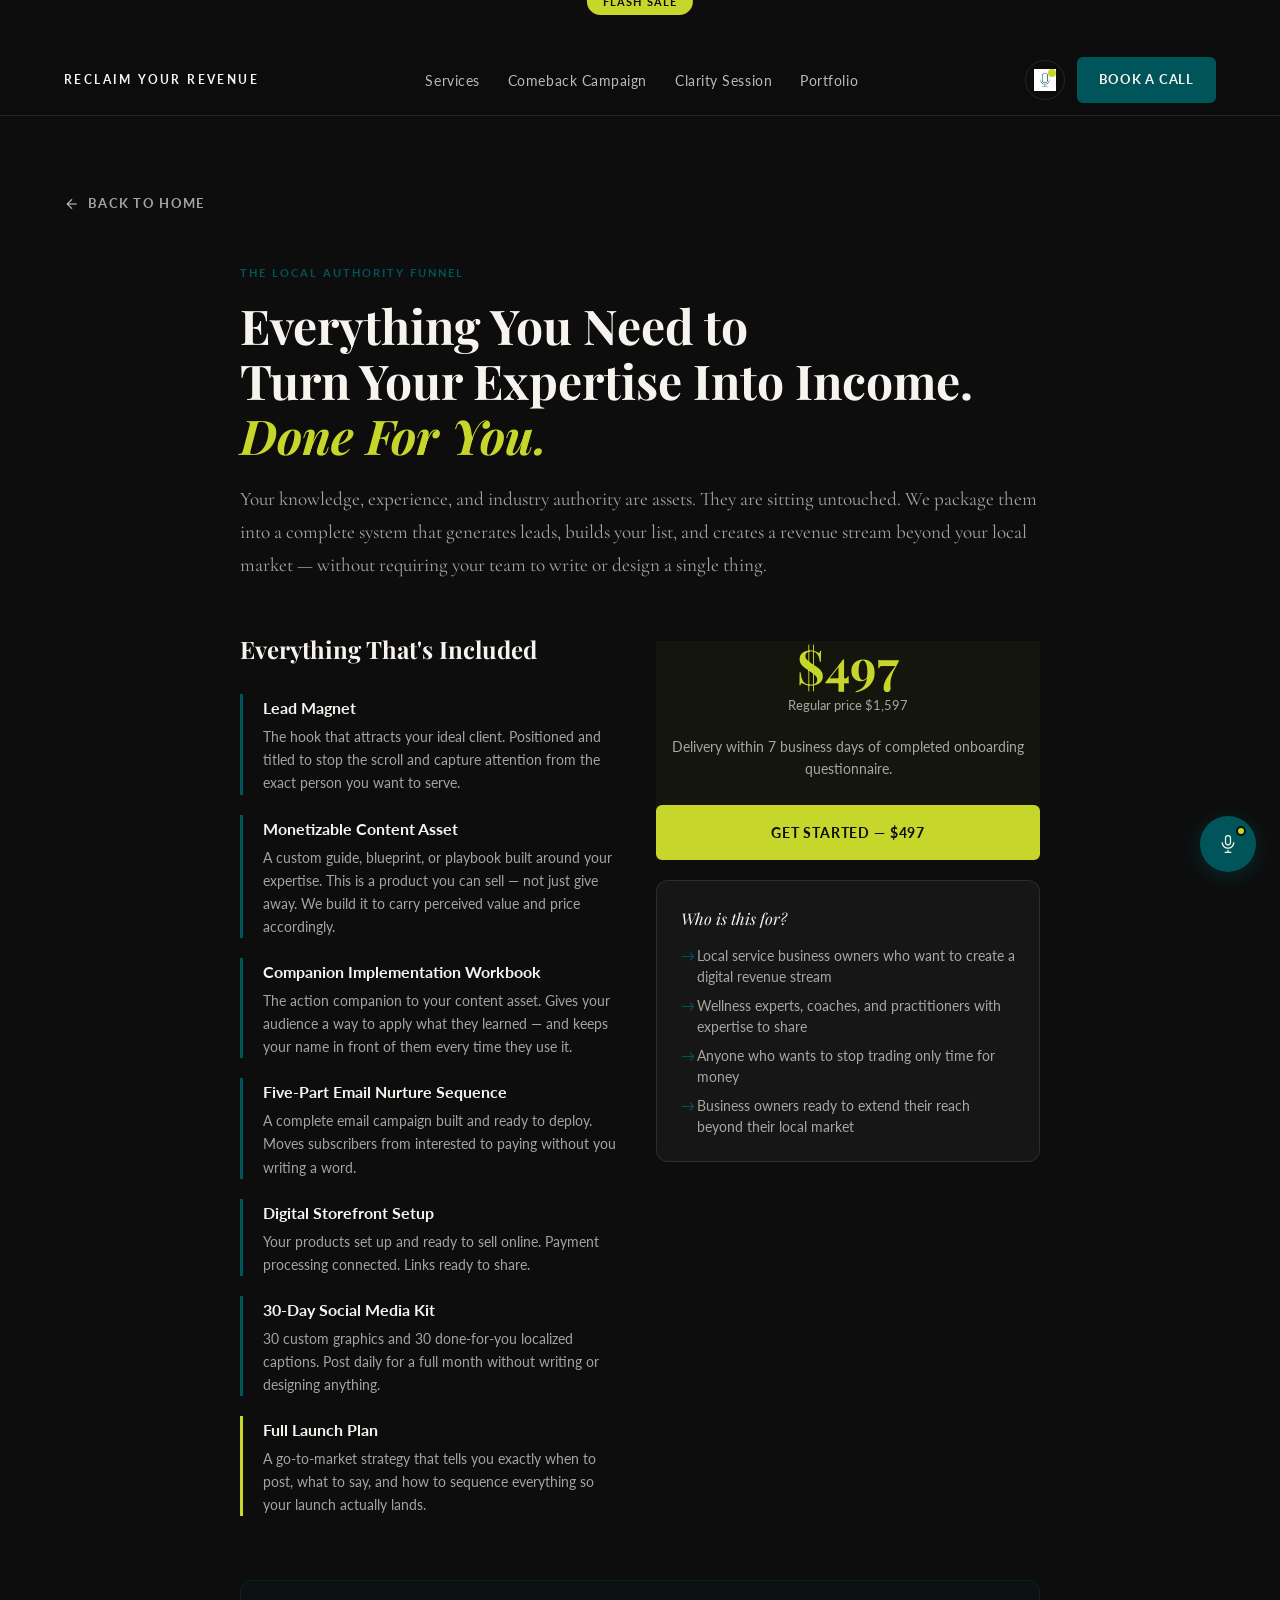
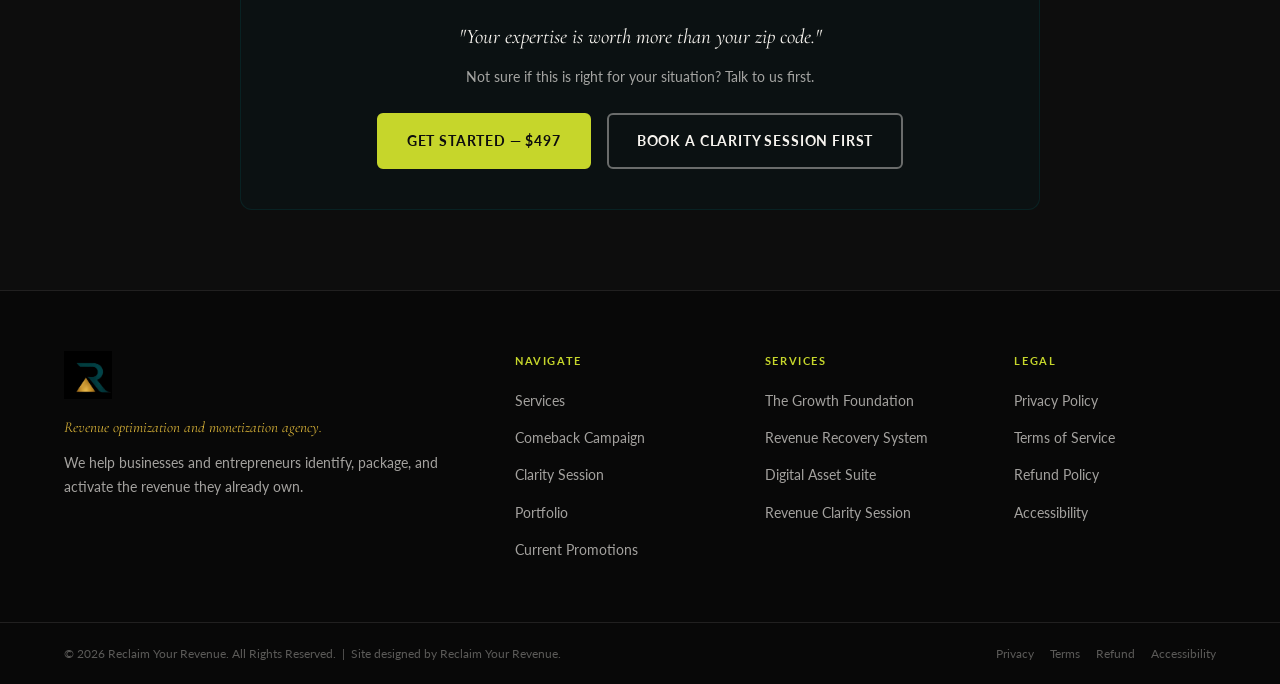
<file: digital-asset-suite.html>
<!DOCTYPE html>
<html lang="en">
<head>
<meta charset="UTF-8">
<meta name="viewport" content="width=device-width, initial-scale=1.0">
<title>Digital Asset Suite | Reclaim Your Revenue</title>
<meta name="description" content="A complete done-for-you monetization package. Everything you need to package your expertise and start generating revenue — built for you from start to finish.">
<link rel="canonical" href="https://reclaimyourrevenue.com/digital-asset-suite.html">
<link rel="preconnect" href="https://fonts.googleapis.com">
<link rel="preconnect" href="https://fonts.gstatic.com" crossorigin>
<link href="https://fonts.googleapis.com/css2?family=Playfair+Display:ital,wght@0,400;0,700;1,400&family=Cormorant+Garamond:ital,wght@0,300;0,400;0,600;1,400&family=Lato:wght@300;400;700&display=swap" rel="stylesheet">
<link rel="stylesheet" href="/styles.css">
<link rel="stylesheet" href="/shared.css">
</head>
<body>
<script src="/nav.js"></script>
<main id="main">
<div class="page-wrap">
  <div class="container">
    <a href="/" class="back-link">
      <svg width="16" height="16" viewBox="0 0 24 24" fill="none" stroke="currentColor" stroke-width="2" aria-hidden="true"><line x1="19" y1="12" x2="5" y2="12"/><polyline points="12 19 5 12 12 5"/></svg>
      Back to Home
    </a>
    <div style="max-width:800px;margin:0 auto;">
      <p class="eyebrow eyebrow-teal" style="display:block;margin-bottom:16px;">The Local Authority Funnel</p>
      <h1 class="section-h2" style="color:var(--ivory);margin-bottom:20px;">Everything You Need to<br>Turn Your Expertise Into Income.<br><em>Done For You.</em></h1>
      <p style="font-family:var(--font-sub);font-size:1.2rem;color:var(--muted-dark);line-height:1.7;margin-bottom:48px;">Your knowledge, experience, and industry authority are assets. They are sitting untouched. We package them into a complete system that generates leads, builds your list, and creates a revenue stream beyond your local market — without requiring your team to write or design a single thing.</p>

      <div style="display:grid;grid-template-columns:1fr 1fr;gap:32px;margin-bottom:64px;">
        <div>
          <h2 style="font-family:var(--font-display);font-size:1.5rem;color:var(--ivory);margin-bottom:24px;">Everything That's Included</h2>
          <div style="display:flex;flex-direction:column;gap:20px;">
            <div style="border-left:3px solid var(--brand);padding-left:20px;">
              <p style="font-weight:700;color:var(--ivory);font-family:var(--font-body);margin-bottom:4px;">Lead Magnet</p>
              <p style="font-size:0.9rem;color:var(--muted-dark);line-height:1.6;">The hook that attracts your ideal client. Positioned and titled to stop the scroll and capture attention from the exact person you want to serve.</p>
            </div>
            <div style="border-left:3px solid var(--brand);padding-left:20px;">
              <p style="font-weight:700;color:var(--ivory);font-family:var(--font-body);margin-bottom:4px;">Monetizable Content Asset</p>
              <p style="font-size:0.9rem;color:var(--muted-dark);line-height:1.6;">A custom guide, blueprint, or playbook built around your expertise. This is a product you can sell — not just give away. We build it to carry perceived value and price accordingly.</p>
            </div>
            <div style="border-left:3px solid var(--brand);padding-left:20px;">
              <p style="font-weight:700;color:var(--ivory);font-family:var(--font-body);margin-bottom:4px;">Companion Implementation Workbook</p>
              <p style="font-size:0.9rem;color:var(--muted-dark);line-height:1.6;">The action companion to your content asset. Gives your audience a way to apply what they learned — and keeps your name in front of them every time they use it.</p>
            </div>
            <div style="border-left:3px solid var(--brand);padding-left:20px;">
              <p style="font-weight:700;color:var(--ivory);font-family:var(--font-body);margin-bottom:4px;">Five-Part Email Nurture Sequence</p>
              <p style="font-size:0.9rem;color:var(--muted-dark);line-height:1.6;">A complete email campaign built and ready to deploy. Moves subscribers from interested to paying without you writing a word.</p>
            </div>
            <div style="border-left:3px solid var(--brand);padding-left:20px;">
              <p style="font-weight:700;color:var(--ivory);font-family:var(--font-body);margin-bottom:4px;">Digital Storefront Setup</p>
              <p style="font-size:0.9rem;color:var(--muted-dark);line-height:1.6;">Your products set up and ready to sell online. Payment processing connected. Links ready to share.</p>
            </div>
            <div style="border-left:3px solid var(--brand);padding-left:20px;">
              <p style="font-weight:700;color:var(--ivory);font-family:var(--font-body);margin-bottom:4px;">30-Day Social Media Kit</p>
              <p style="font-size:0.9rem;color:var(--muted-dark);line-height:1.6;">30 custom graphics and 30 done-for-you localized captions. Post daily for a full month without writing or designing anything.</p>
            </div>
            <div style="border-left:3px solid var(--chartreuse);padding-left:20px;">
              <p style="font-weight:700;color:var(--ivory);font-family:var(--font-body);margin-bottom:4px;">Full Launch Plan</p>
              <p style="font-size:0.9rem;color:var(--muted-dark);line-height:1.6;">A go-to-market strategy that tells you exactly when to post, what to say, and how to sequence everything so your launch actually lands.</p>
            </div>
          </div>
        </div>

        <div>
          <div class="pricing-card-featured" style="text-align:center;margin-bottom:20px;">
            <div class="pricing-badge">Flash Sale</div>
            <div class="pricing-amount" style="margin-top:12px;">$497</div>
            <p class="pricing-reg">Regular price $1,597</p>
            <p style="font-size:0.85rem;color:var(--muted-dark);line-height:1.6;margin-bottom:24px;">Delivery within 7 business days of completed onboarding questionnaire.</p>
            <a href="https://square.link/u/3SoYdcv3" class="btn btn-accent" style="width:100%;justify-content:center;display:flex;">Get Started — $497</a>
          </div>
          <div style="background:rgba(255,255,255,0.04);border:1px solid var(--border-dark);border-radius:var(--radius);padding:24px;">
            <p style="font-family:var(--font-display);font-size:1rem;color:var(--ivory);margin-bottom:12px;font-style:italic;">Who is this for?</p>
            <ul style="display:flex;flex-direction:column;gap:8px;">
              <li style="font-size:0.875rem;color:var(--muted-dark);padding-left:16px;position:relative;line-height:1.5;">
                <span style="position:absolute;left:0;color:var(--brand);">→</span>
                Local service business owners who want to create a digital revenue stream
              </li>
              <li style="font-size:0.875rem;color:var(--muted-dark);padding-left:16px;position:relative;line-height:1.5;">
                <span style="position:absolute;left:0;color:var(--brand);">→</span>
                Wellness experts, coaches, and practitioners with expertise to share
              </li>
              <li style="font-size:0.875rem;color:var(--muted-dark);padding-left:16px;position:relative;line-height:1.5;">
                <span style="position:absolute;left:0;color:var(--brand);">→</span>
                Anyone who wants to stop trading only time for money
              </li>
              <li style="font-size:0.875rem;color:var(--muted-dark);padding-left:16px;position:relative;line-height:1.5;">
                <span style="position:absolute;left:0;color:var(--brand);">→</span>
                Business owners ready to extend their reach beyond their local market
              </li>
            </ul>
          </div>
        </div>
      </div>

      <div style="background:rgba(0,85,90,0.08);border:1px solid rgba(0,85,90,0.25);border-radius:var(--radius);padding:40px;text-align:center;">
        <p style="font-family:var(--font-sub);font-size:1.3rem;font-style:italic;color:var(--ivory);line-height:1.5;margin-bottom:12px;">"Your expertise is worth more than your zip code."</p>
        <p style="font-size:0.9rem;color:var(--muted-dark);margin-bottom:24px;">Not sure if this is right for your situation? Talk to us first.</p>
        <div style="display:flex;gap:16px;justify-content:center;flex-wrap:wrap;">
          <a href="https://square.link/u/3SoYdcv3" class="btn btn-accent">Get Started — $497</a>
          <a href="/clarity-session.html" class="btn btn-outline">Book a Clarity Session First</a>
        </div>
      </div>
    </div>
  </div>
</div>
</main>
<script src="/main.js"></script>
</body>
</html>
</file>
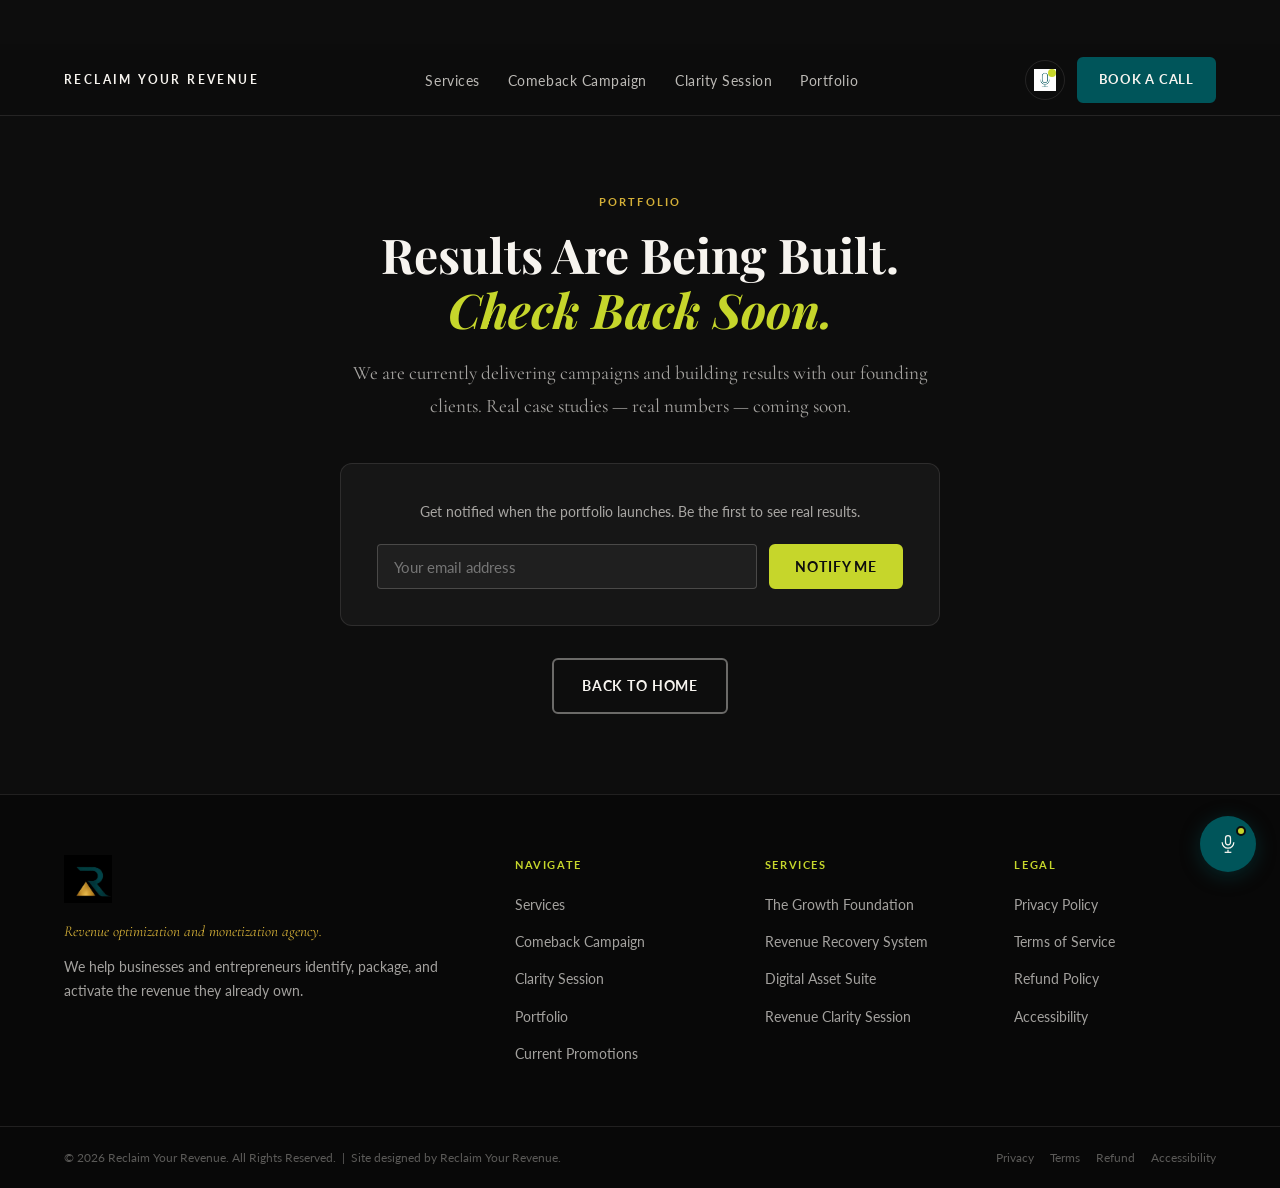
<file: portfolio.html>
<!DOCTYPE html>
<html lang="en">
<head>
<meta charset="UTF-8">
<meta name="viewport" content="width=device-width, initial-scale=1.0">
<title>Portfolio | Reclaim Your Revenue</title>
<meta name="description" content="Our portfolio of client work — coming soon. Be the first to see results from real businesses that reclaimed their revenue.">
<link rel="canonical" href="https://reclaimyourrevenue.com/portfolio.html">
<link rel="preconnect" href="https://fonts.googleapis.com">
<link rel="preconnect" href="https://fonts.gstatic.com" crossorigin>
<link href="https://fonts.googleapis.com/css2?family=Playfair+Display:ital,wght@0,400;0,700;1,400&family=Cormorant+Garamond:ital,wght@0,300;0,400;0,600;1,400&family=Lato:wght@300;400;700&display=swap" rel="stylesheet">
<link rel="stylesheet" href="/styles.css">
<link rel="stylesheet" href="/shared.css">
</head>
<body>
<script src="/nav.js"></script>
<main id="main">
<div class="page-wrap" style="min-height:80vh;display:flex;align-items:center;">
  <div class="container">
    <div style="max-width:600px;margin:0 auto;text-align:center;">
      <p class="eyebrow eyebrow-gold" style="display:block;margin-bottom:16px;">Portfolio</p>
      <h1 class="section-h2" style="color:var(--ivory);margin-bottom:20px;">Results Are Being Built.<br><em>Check Back Soon.</em></h1>
      <p style="font-family:var(--font-sub);font-size:1.2rem;color:var(--muted-dark);line-height:1.7;margin-bottom:40px;">We are currently delivering campaigns and building results with our founding clients. Real case studies — real numbers — coming soon.</p>
      <div style="background:rgba(255,255,255,0.04);border:1px solid var(--border-dark);border-radius:var(--radius);padding:36px;margin-bottom:32px;">
        <p style="font-size:0.9rem;color:var(--muted-dark);margin-bottom:20px;">Get notified when the portfolio launches. Be the first to see real results.</p>
        <div style="display:flex;gap:12px;flex-wrap:wrap;justify-content:center;">
          <input type="email" id="portfolio-email" placeholder="Your email address" style="flex:1;min-width:200px;background:rgba(255,255,255,0.04);border:1px solid rgba(247,244,239,0.2);color:var(--ivory);font-family:var(--font-body);font-size:0.95rem;padding:12px 16px;border-radius:4px;outline:none;" onfocus="this.style.borderColor='var(--brand)'" onblur="this.style.borderColor='rgba(247,244,239,0.2)'">
          <button onclick="subscribePortfolio()" class="btn btn-accent" style="padding:12px 24px;flex-shrink:0;">Notify Me</button>
        </div>
        <p id="portfolio-msg" style="font-size:0.8rem;color:var(--chartreuse);margin-top:10px;display:none;">You are on the list. We will reach out when results are ready to share.</p>
      </div>
      <a href="/" class="btn btn-outline">Back to Home</a>
    </div>
  </div>
</div>
</main>
<script src="/main.js"></script>
<script>
function subscribePortfolio(){
  var email=document.getElementById('portfolio-email').value.trim();
  if(!email||!/^[^\s@]+@[^\s@]+\.[^\s@]+$/.test(email)){alert('Please enter a valid email address.');return;}
  fetch('https://formsubmit.co/ajax/hello@reclaimyourrevenue.com',{method:'POST',headers:{'Content-Type':'application/json','Accept':'application/json'},body:JSON.stringify({email:email,_subject:'Portfolio Waitlist — '+email,source:'Portfolio Page',_captcha:'false'})}).catch(function(){});
  document.getElementById('portfolio-msg').style.display='block';
  document.getElementById('portfolio-email').disabled=true;
}
</script>
</body>
</html>
</file>
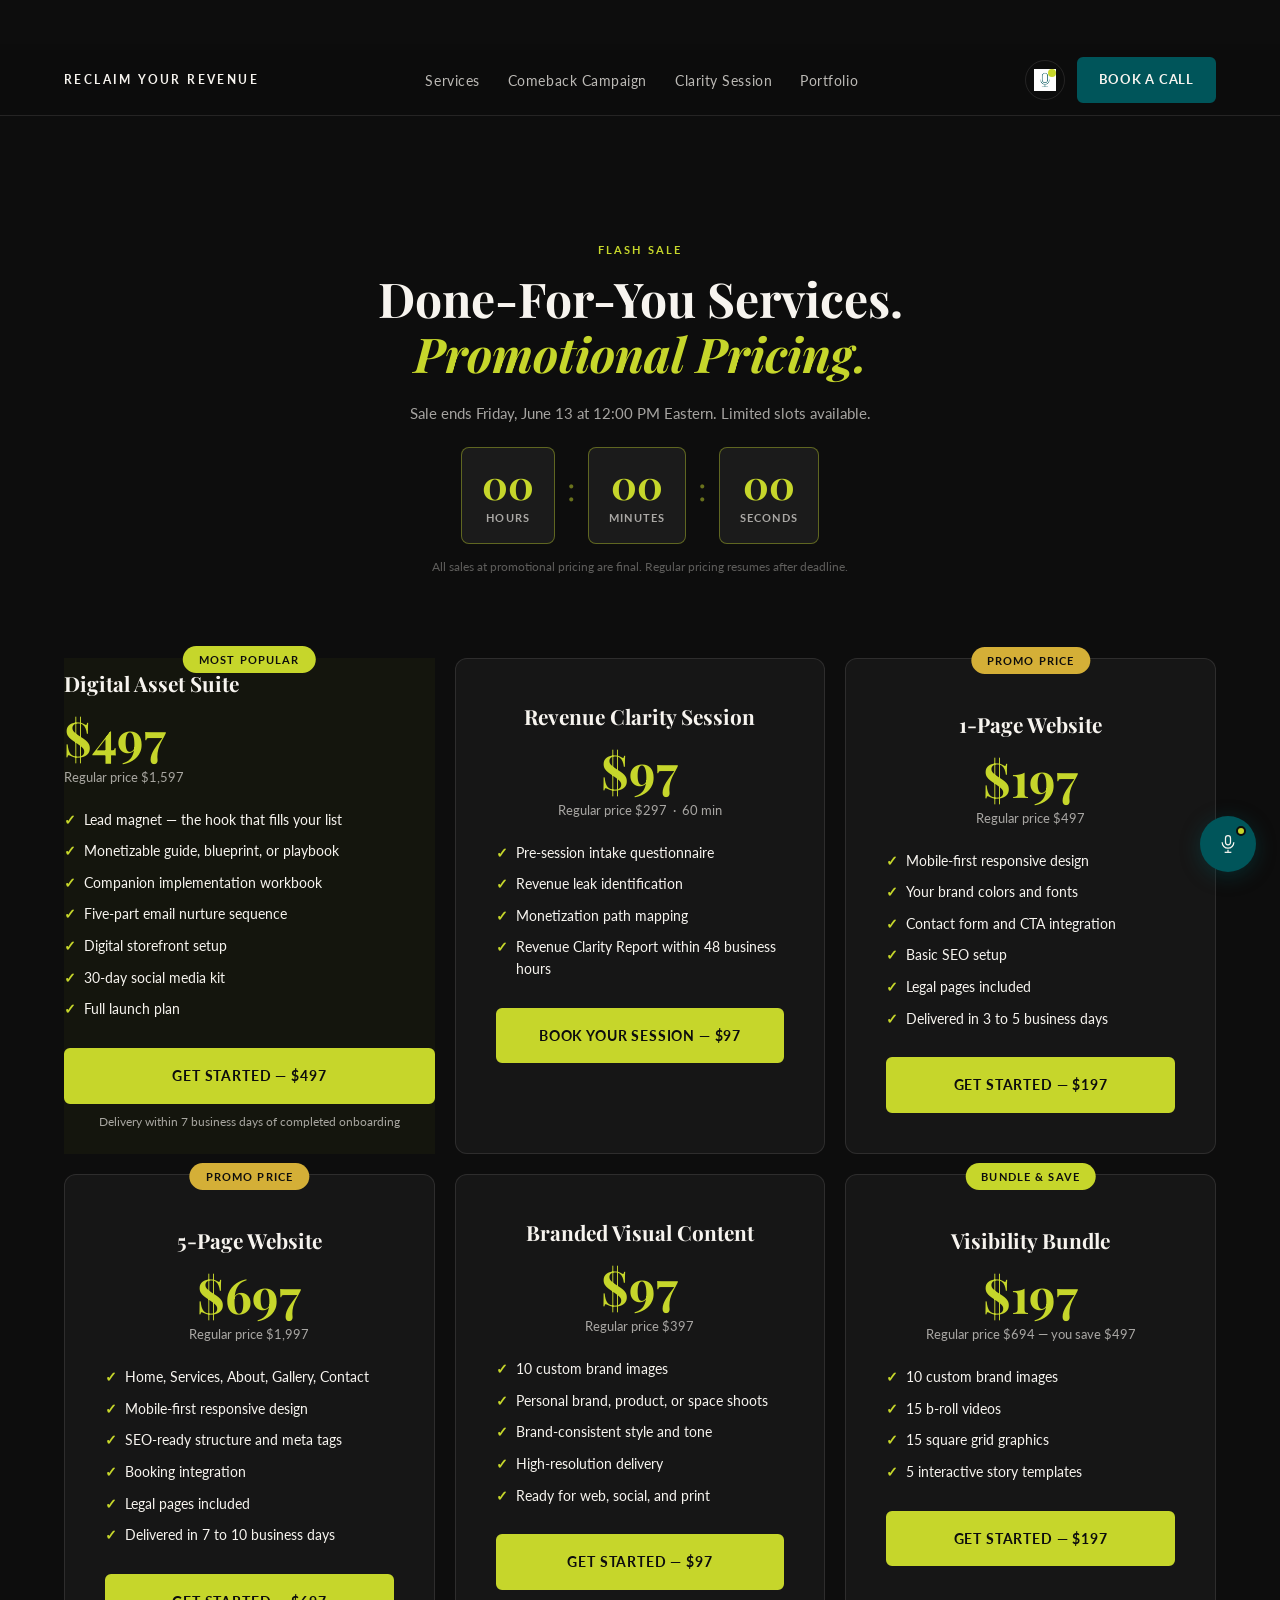
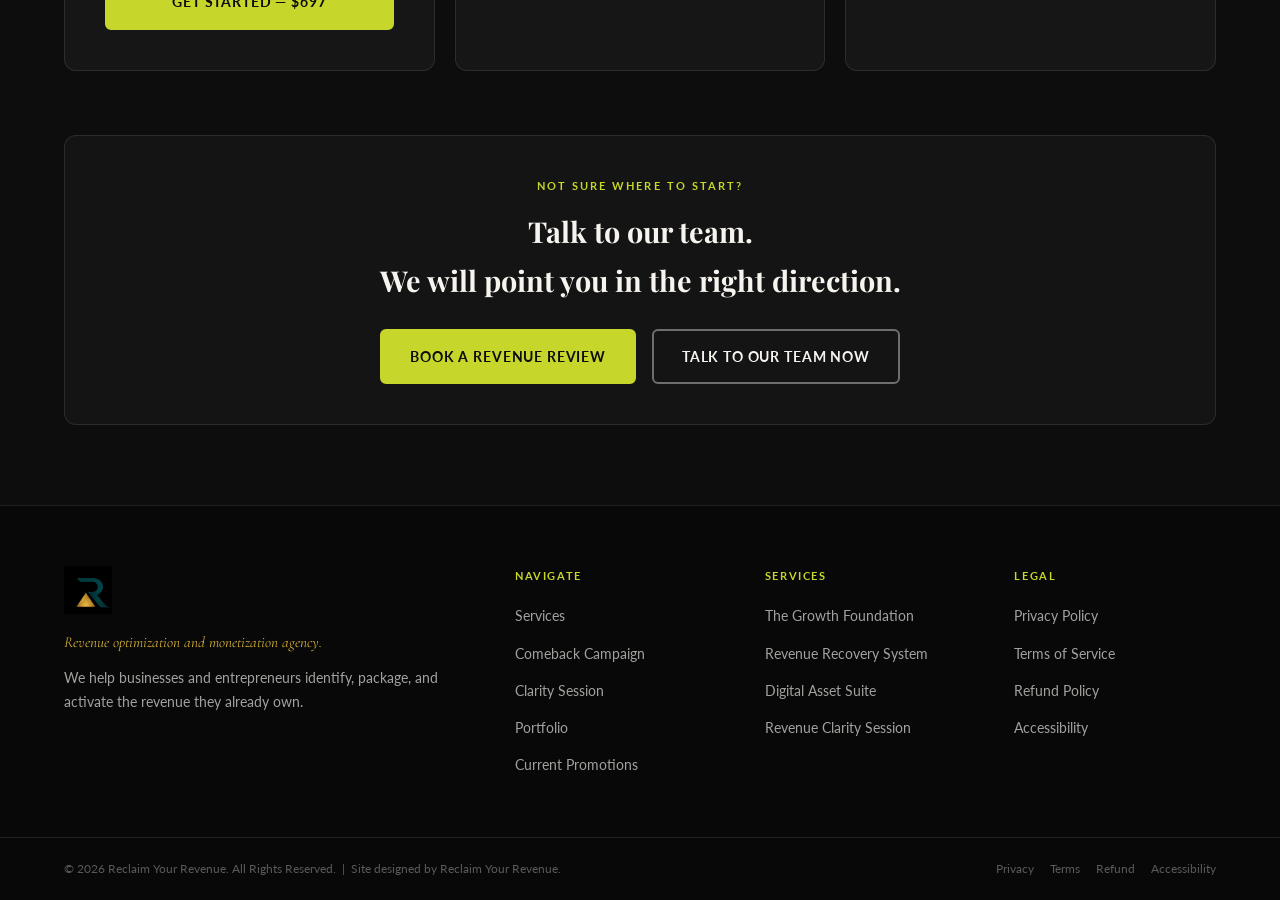
<file: promotions.html>
<!DOCTYPE html>
<html lang="en">
<head>
<meta charset="UTF-8">
<meta name="viewport" content="width=device-width, initial-scale=1.0">
<title>Current Promotions — Flash Sale | Reclaim Your Revenue</title>
<meta name="description" content="Flash sale pricing on all done-for-you services. Ends Friday June 13 at 12PM ET. Limited slots available.">
<link rel="canonical" href="https://reclaimyourrevenue.com/promotions.html">
<link rel="preconnect" href="https://fonts.googleapis.com">
<link rel="preconnect" href="https://fonts.gstatic.com" crossorigin>
<link href="https://fonts.googleapis.com/css2?family=Playfair+Display:ital,wght@0,400;0,700;1,400&family=Cormorant+Garamond:ital,wght@0,300;0,400;0,600;1,400&family=Lato:wght@300;400;700&display=swap" rel="stylesheet">
<link rel="stylesheet" href="/styles.css">
<link rel="stylesheet" href="/shared.css">
<style>
.promo-timer{text-align:center;padding:48px 0 32px;}
.timer-blocks{display:flex;align-items:center;justify-content:center;gap:12px;margin-top:20px;}
.t-block{background:rgba(255,255,255,0.06);border:1px solid rgba(198,214,43,0.4);border-radius:8px;padding:16px 20px;text-align:center;min-width:72px;}
.t-num{font-family:var(--font-display);font-size:2.5rem;font-weight:700;color:var(--chartreuse);line-height:1;display:block;}
.t-lbl{font-family:var(--font-body);font-size:0.7rem;font-weight:700;letter-spacing:0.1em;text-transform:uppercase;color:var(--muted-dark);display:block;margin-top:4px;}
.t-sep{font-family:var(--font-display);font-size:2rem;color:var(--chartreuse);opacity:0.5;padding-bottom:16px;}
.promo-grid{display:grid;grid-template-columns:repeat(3,1fr);gap:20px;margin-top:48px;}
@media(max-width:900px){.promo-grid{grid-template-columns:repeat(2,1fr);}}
@media(max-width:600px){.promo-grid{grid-template-columns:1fr;}}
</style>
</head>
<body>
<script src="/nav.js"></script>
<main id="main">
<div class="page-wrap">
  <div class="container">
    <div class="promo-timer">
      <p class="eyebrow eyebrow-lime" style="display:block;margin-bottom:12px;">Flash Sale</p>
      <h1 class="section-h2" style="color:var(--ivory);">Done-For-You Services.<br><em>Promotional Pricing.</em></h1>
      <p style="color:var(--muted-dark);font-size:0.95rem;margin-bottom:8px;">Sale ends Friday, June 13 at 12:00 PM Eastern. Limited slots available.</p>
      <div class="timer-blocks">
        <div class="t-block"><span class="t-num" id="ph">00</span><span class="t-lbl">Hours</span></div>
        <div class="t-sep">:</div>
        <div class="t-block"><span class="t-num" id="pm">00</span><span class="t-lbl">Minutes</span></div>
        <div class="t-sep">:</div>
        <div class="t-block"><span class="t-num" id="ps">00</span><span class="t-lbl">Seconds</span></div>
      </div>
      <p style="font-size:0.78rem;color:rgba(247,244,239,0.35);margin-top:12px;">All sales at promotional pricing are final. Regular pricing resumes after deadline.</p>
    </div>

    <div class="promo-grid">

      <div class="pricing-card-featured" style="position:relative;">
        <div class="pricing-badge">Most Popular</div>
        <h3 style="font-family:var(--font-display);font-size:1.3rem;color:var(--ivory);margin-bottom:12px;margin-top:8px;">Digital Asset Suite</h3>
        <div class="pricing-amount">$497</div>
        <p class="pricing-reg">Regular price $1,597</p>
        <ul class="pricing-list">
          <li>Lead magnet — the hook that fills your list</li>
          <li>Monetizable guide, blueprint, or playbook</li>
          <li>Companion implementation workbook</li>
          <li>Five-part email nurture sequence</li>
          <li>Digital storefront setup</li>
          <li>30-day social media kit</li>
          <li>Full launch plan</li>
        </ul>
        <a href="https://square.link/u/3SoYdcv3" class="btn btn-accent" style="width:100%;justify-content:center;display:flex;">Get Started — $497</a>
        <p style="font-size:0.75rem;color:var(--muted-dark);margin-top:8px;text-align:center;">Delivery within 7 business days of completed onboarding</p>
      </div>

      <div class="pricing-card">
        <h3 style="font-family:var(--font-display);font-size:1.3rem;color:var(--ivory);margin-bottom:12px;">Revenue Clarity Session</h3>
        <div class="pricing-amount">$97</div>
        <p class="pricing-reg">Regular price $297 &nbsp;·&nbsp; 60 min</p>
        <ul class="pricing-list">
          <li>Pre-session intake questionnaire</li>
          <li>Revenue leak identification</li>
          <li>Monetization path mapping</li>
          <li>Revenue Clarity Report within 48 business hours</li>
        </ul>
        <a href="https://square.link/u/y79NwlKX" class="btn btn-accent" style="width:100%;justify-content:center;display:flex;">Book Your Session — $97</a>
      </div>

      <div class="pricing-card" style="position:relative;">
        <div class="pricing-badge" style="background:var(--gold);">Promo Price</div>
        <h3 style="font-family:var(--font-display);font-size:1.3rem;color:var(--ivory);margin-bottom:12px;margin-top:8px;">1-Page Website</h3>
        <div class="pricing-amount">$197</div>
        <p class="pricing-reg">Regular price $497</p>
        <ul class="pricing-list">
          <li>Mobile-first responsive design</li>
          <li>Your brand colors and fonts</li>
          <li>Contact form and CTA integration</li>
          <li>Basic SEO setup</li>
          <li>Legal pages included</li>
          <li>Delivered in 3 to 5 business days</li>
        </ul>
        <a href="https://square.link/u/A6zLyxdK" class="btn btn-accent" style="width:100%;justify-content:center;display:flex;">Get Started — $197</a>
      </div>

      <div class="pricing-card" style="position:relative;">
        <div class="pricing-badge" style="background:var(--gold);">Promo Price</div>
        <h3 style="font-family:var(--font-display);font-size:1.3rem;color:var(--ivory);margin-bottom:12px;margin-top:8px;">5-Page Website</h3>
        <div class="pricing-amount">$697</div>
        <p class="pricing-reg">Regular price $1,997</p>
        <ul class="pricing-list">
          <li>Home, Services, About, Gallery, Contact</li>
          <li>Mobile-first responsive design</li>
          <li>SEO-ready structure and meta tags</li>
          <li>Booking integration</li>
          <li>Legal pages included</li>
          <li>Delivered in 7 to 10 business days</li>
        </ul>
        <a href="https://square.link/u/03hRkUkK" class="btn btn-accent" style="width:100%;justify-content:center;display:flex;">Get Started — $697</a>
      </div>

      <div class="pricing-card">
        <h3 style="font-family:var(--font-display);font-size:1.3rem;color:var(--ivory);margin-bottom:12px;">Branded Visual Content</h3>
        <div class="pricing-amount">$97</div>
        <p class="pricing-reg">Regular price $397</p>
        <ul class="pricing-list">
          <li>10 custom brand images</li>
          <li>Personal brand, product, or space shoots</li>
          <li>Brand-consistent style and tone</li>
          <li>High-resolution delivery</li>
          <li>Ready for web, social, and print</li>
        </ul>
        <a href="https://square.link/u/VIwQIwRS" class="btn btn-accent" style="width:100%;justify-content:center;display:flex;">Get Started — $97</a>
      </div>

      <div class="pricing-card" style="position:relative;">
        <div class="pricing-badge">Bundle & Save</div>
        <h3 style="font-family:var(--font-display);font-size:1.3rem;color:var(--ivory);margin-bottom:12px;margin-top:8px;">Visibility Bundle</h3>
        <div class="pricing-amount">$197</div>
        <p class="pricing-reg">Regular price $694 — you save $497</p>
        <ul class="pricing-list">
          <li>10 custom brand images</li>
          <li>15 b-roll videos</li>
          <li>15 square grid graphics</li>
          <li>5 interactive story templates</li>
        </ul>
        <a href="https://square.link/u/rBZvvu4E" class="btn btn-accent" style="width:100%;justify-content:center;display:flex;">Get Started — $197</a>
      </div>

    </div>

    <div style="margin-top:64px;text-align:center;padding:40px;background:rgba(255,255,255,0.03);border:1px solid var(--border-dark);border-radius:var(--radius);">
      <p class="eyebrow eyebrow-lime" style="display:block;margin-bottom:12px;">Not sure where to start?</p>
      <h2 style="font-family:var(--font-display);font-size:1.8rem;color:var(--ivory);margin-bottom:16px;">Talk to our team.<br>We will point you in the right direction.</h2>
      <div style="display:flex;gap:16px;justify-content:center;flex-wrap:wrap;margin-top:24px;">
        <a href="https://square.link/u/y79NwlKX" class="btn btn-accent">Book a Revenue Review</a>
        <button onclick="document.getElementById('vapi-pill').click()" class="btn btn-outline">Talk to Our Team Now</button>
      </div>
    </div>
  </div>
</div>
</main>
<script src="/main.js"></script>
<script>
function getDeadline(){return new Date('2026-06-13T16:00:00Z');}
function updateTimer(){var diff=Math.max(0,getDeadline()-new Date());var h=Math.floor(diff/3600000);var m=Math.floor((diff%3600000)/60000);var s=Math.floor((diff%60000)/1000);var pad=function(n){return String(n).padStart(2,'0');};document.getElementById('ph').textContent=pad(h);document.getElementById('pm').textContent=pad(m);document.getElementById('ps').textContent=pad(s);}
updateTimer();setInterval(updateTimer,1000);
</script>
</body>
</html>
</file>
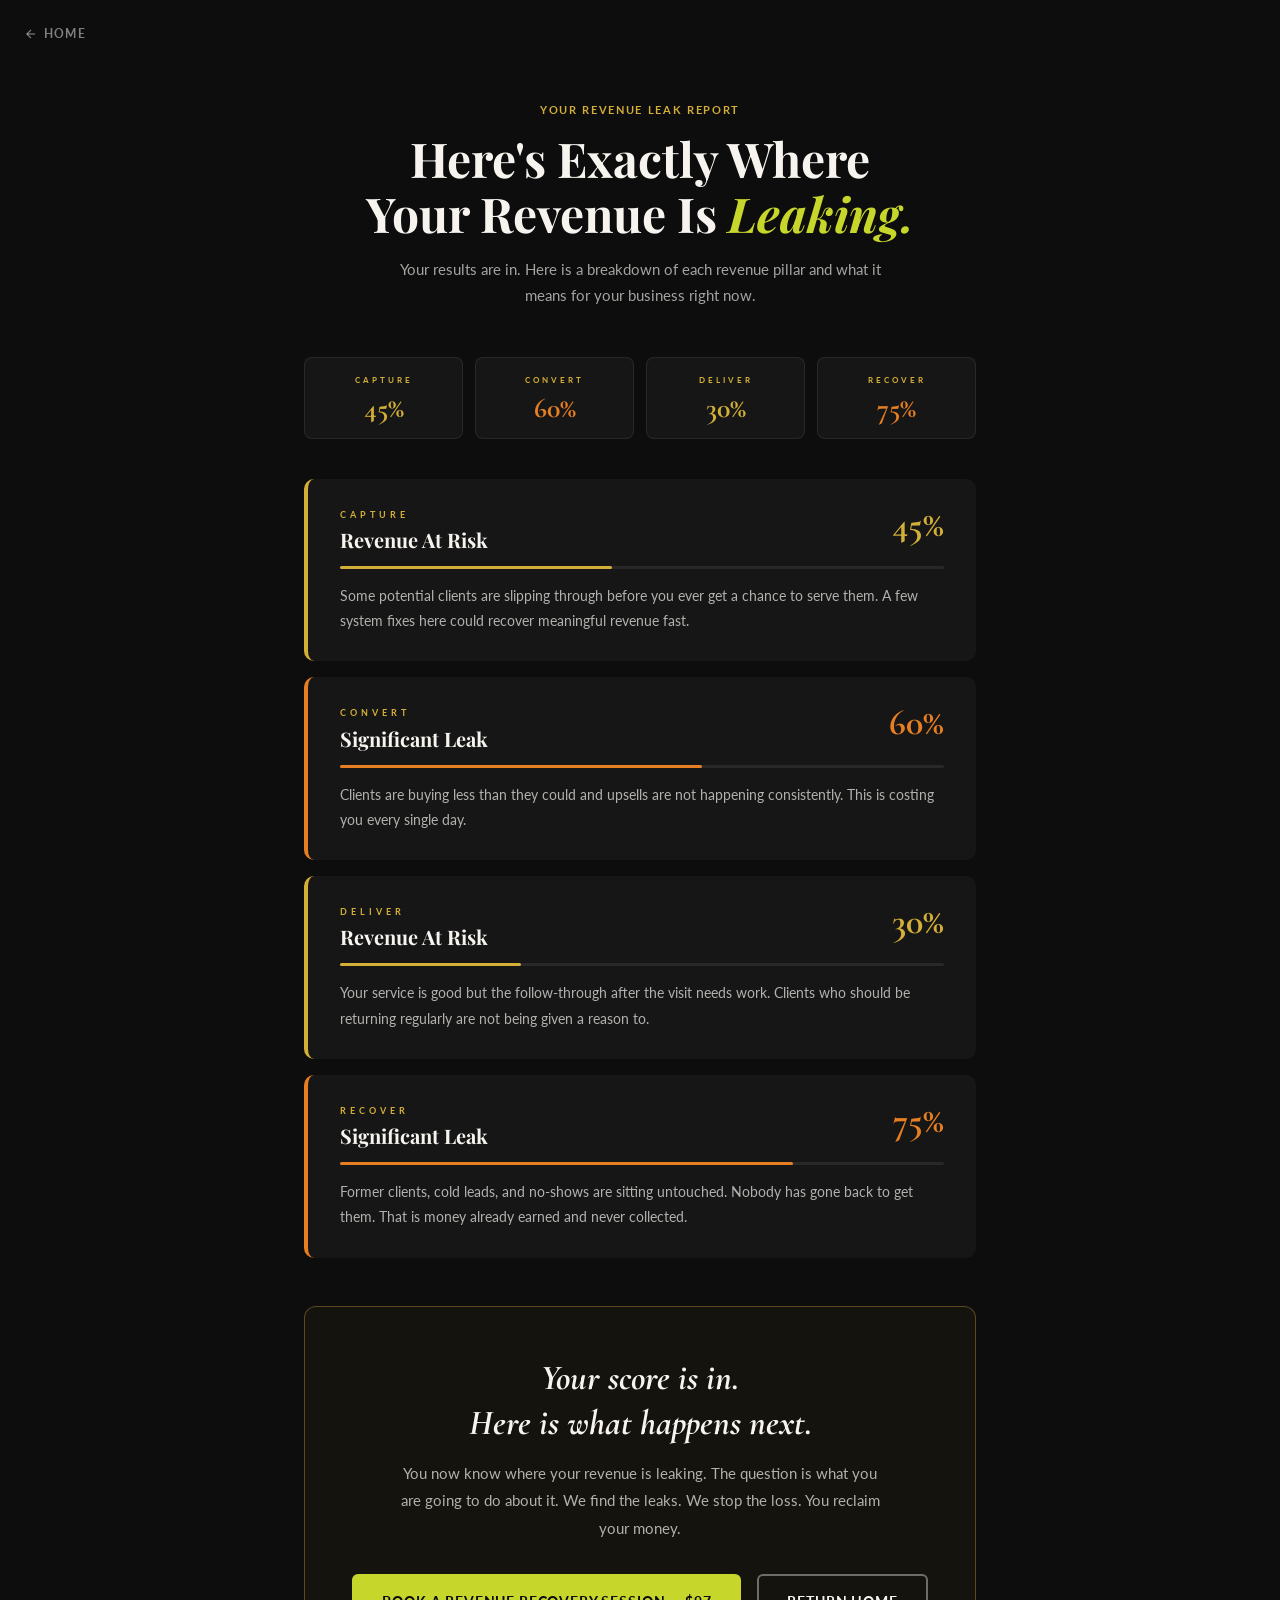
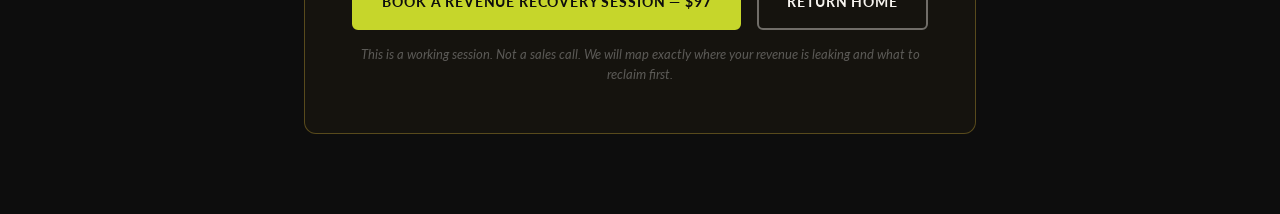
<file: audit/results.html>
<!DOCTYPE html>
<html lang="en">
<head>
<meta charset="UTF-8">
<meta name="viewport" content="width=device-width, initial-scale=1.0">
<title>Your Revenue Leak Report | Reclaim Your Revenue</title>
<meta name="robots" content="noindex">
<link rel="preconnect" href="https://fonts.googleapis.com">
<link rel="preconnect" href="https://fonts.gstatic.com" crossorigin>
<link href="https://fonts.googleapis.com/css2?family=Playfair+Display:ital,wght@0,400;0,700;1,400&family=Cormorant+Garamond:ital,wght@0,300;0,400;0,600;1,400&family=Lato:wght@300;400;700&display=swap" rel="stylesheet">
<link rel="stylesheet" href="/styles.css">
<link rel="stylesheet" href="/shared.css">
<style>
body{background:#0D0D0D;color:#F7F4EF;}
.results-wrap{min-height:100vh;padding:100px 24px 80px;max-width:720px;margin:0 auto;}
.results-header{text-align:center;margin-bottom:48px;}
.results-h1{font-family:'Playfair Display',serif;font-size:clamp(2rem,4vw,3rem);font-weight:700;color:#F7F4EF;line-height:1.15;margin-bottom:16px;}
.results-h1 em{font-style:italic;color:#C6D62B;}
.summary-strip{display:grid;grid-template-columns:repeat(4,1fr);gap:12px;margin-bottom:40px;}
.summary-pill{background:rgba(255,255,255,0.04);border:1px solid rgba(247,244,239,0.08);border-radius:8px;padding:16px 12px;text-align:center;}
.summary-pill-name{font-size:8px;font-weight:700;letter-spacing:3px;color:#D4AF37;font-family:'Lato',sans-serif;margin-bottom:6px;}
.summary-pill-pct{font-family:'Cormorant Garamond',serif;font-size:28px;font-weight:700;line-height:1;}
.pillar-card{background:rgba(255,255,255,0.04);border-radius:10px;padding:28px 32px;margin-bottom:16px;border-left:4px solid #00555A;position:relative;}
.pillar-card.low{border-left-color:#27ae60;}
.pillar-card.moderate{border-left-color:#D4AF37;}
.pillar-card.significant{border-left-color:#e67e22;}
.pillar-card.critical{border-left-color:#c0392b;}
.pillar-card-header{display:flex;align-items:flex-start;justify-content:space-between;margin-bottom:14px;}
.pillar-card-name{font-size:9px;font-weight:700;letter-spacing:4px;color:#D4AF37;font-family:'Lato',sans-serif;margin-bottom:6px;}
.pillar-card-diagnosis{font-family:'Playfair Display',serif;font-size:20px;font-weight:700;color:#F7F4EF;line-height:1.2;}
.pillar-card-score{font-family:'Cormorant Garamond',serif;font-size:36px;font-weight:700;line-height:1;text-align:right;flex-shrink:0;}
.pillar-bar-track{height:3px;background:rgba(255,255,255,0.08);border-radius:2px;margin-bottom:14px;}
.pillar-bar-fill{height:3px;border-radius:2px;transition:width 1.2s ease;width:0%;}
.pillar-card-copy{font-size:0.9rem;color:rgba(247,244,239,0.7);line-height:1.75;font-family:'Lato',sans-serif;}
.critical-flag{display:flex;align-items:center;gap:8px;font-size:12px;color:#c0392b;font-weight:700;margin-top:12px;font-family:'Lato',sans-serif;}
.cta-box{border:1px solid rgba(212,175,55,0.35);border-radius:12px;padding:48px 40px;text-align:center;margin-top:48px;background:rgba(212,175,55,0.04);}
.cta-box-h{font-family:'Cormorant Garamond',serif;font-size:clamp(1.5rem,3vw,2.2rem);font-style:italic;color:#F7F4EF;margin-bottom:14px;line-height:1.3;}
.cta-box-body{font-size:0.95rem;color:rgba(247,244,239,0.7);line-height:1.8;margin-bottom:32px;max-width:480px;margin-left:auto;margin-right:auto;}
.cta-box-note{font-size:0.8rem;color:rgba(255,255,255,0.3);margin-top:14px;font-style:italic;line-height:1.6;}
@media(max-width:600px){.summary-strip{grid-template-columns:repeat(2,1fr);}.pillar-card{padding:20px;}.pillar-card-header{flex-direction:column;gap:8px;}.pillar-card-score{text-align:left;font-size:28px;}.cta-box{padding:28px 20px;}}
</style>
</head>
<body>
<a href="/" class="back-link" style="position:fixed;top:24px;left:24px;z-index:100;font-family:'Lato',sans-serif;font-size:0.75rem;font-weight:700;letter-spacing:0.1em;text-transform:uppercase;color:rgba(247,244,239,0.5);display:flex;align-items:center;gap:6px;text-decoration:none;">
  <svg width="14" height="14" viewBox="0 0 24 24" fill="none" stroke="currentColor" stroke-width="2"><line x1="19" y1="12" x2="5" y2="12"/><polyline points="12 19 5 12 12 5"/></svg>
  Home
</a>
<div class="results-wrap">
  <div class="results-header">
    <span style="font-family:'Lato',sans-serif;font-size:0.7rem;font-weight:700;letter-spacing:0.15em;text-transform:uppercase;color:#D4AF37;display:block;margin-bottom:12px;">Your Revenue Leak Report</span>
    <h1 class="results-h1">Here's Exactly Where<br>Your Revenue Is <em>Leaking.</em></h1>
    <p style="font-size:0.95rem;color:rgba(247,244,239,0.65);line-height:1.7;max-width:500px;margin:0 auto;">Your results are in. Here is a breakdown of each revenue pillar and what it means for your business right now.</p>
  </div>
  <div class="summary-strip" id="summary-strip" role="region" aria-label="Pillar score summary"></div>
  <div id="pillar-results" role="region" aria-label="Detailed pillar results"></div>
  <div class="cta-box">
    <h2 class="cta-box-h">Your score is in.<br>Here is what happens next.</h2>
    <p class="cta-box-body">You now know where your revenue is leaking. The question is what you are going to do about it. We find the leaks. We stop the loss. You reclaim your money.</p>
    <div style="display:flex;gap:16px;justify-content:center;flex-wrap:wrap;">
      <a href="https://square.link/u/y79NwlKX" class="btn btn-accent">Book a Revenue Recovery Session — $97</a>
      <a href="/" class="btn btn-outline">Return Home</a>
    </div>
    <p class="cta-box-note">This is a working session. Not a sales call. We will map exactly where your revenue is leaking and what to reclaim first.</p>
  </div>
</div>
<script>
var sessionData={};
try{sessionData=JSON.parse(sessionStorage.getItem('ryrSession')||'{}');}catch(e){}
var copy={
  CAPTURE:{low:{label:'Revenue Protected',text:'Your capture process is working. People are getting through and getting booked. Keep it strong as you grow.'},moderate:{label:'Revenue At Risk',text:'Some potential clients are slipping through before you ever get a chance to serve them. A few system fixes here could recover meaningful revenue fast.'},significant:{label:'Significant Leak',text:'You are losing qualified people at the very first step. Missed calls and slow response times are costing you more than you realize.'},critical:{label:'Critical Leak Detected',text:'Clients are trying to reach you and not getting through. Every day this goes unfixed is revenue you will not get back.'}},
  CONVERT:{low:{label:'Revenue Protected',text:'Your team is doing a solid job converting opportunities. There is still room to grow but you are not losing revenue here.'},moderate:{label:'Revenue At Risk',text:'Revenue is being left on the table during client interactions. Your team has the opportunity right in front of them but is not fully working it.'},significant:{label:'Significant Leak',text:'Clients are buying less than they could and upsells are not happening consistently. This is costing you every single day.'},critical:{label:'Critical Leak Detected',text:'Your conversion process has real holes. Clients are leaving having spent a fraction of what they could have. This needs immediate attention.'}},
  DELIVER:{low:{label:'Revenue Protected',text:'Your clients are leaving satisfied and coming back. Your delivery process is solid. Make sure it scales without slipping.'},moderate:{label:'Revenue At Risk',text:'Your service is good but the follow-through after the visit needs work. Clients who should be returning regularly are not being given a reason to.'},significant:{label:'Significant Leak',text:'You are delivering the service but losing the relationship right after. No follow-up. No rebooking. One great visit should turn into ten.'},critical:{label:'Critical Leak Detected',text:'Your delivery experience is creating churn. Clients are not returning and not referring others. The system around the service needs rebuilding.'}},
  RECOVER:{low:{label:'Revenue Protected',text:'You are staying connected to past clients. Keep it up and layer in a referral system to turn your best clients into your best marketers.'},moderate:{label:'Revenue At Risk',text:'You have inactive clients in your database that have not heard from you in a while. That is lost revenue — and a significant portion is still within reach.'},significant:{label:'Significant Leak',text:'Former clients, cold leads, and no-shows are sitting untouched. Nobody has gone back to get them. That is money already earned and never collected.'},critical:{label:'Critical Leak Detected',text:'Your database is full of people who already said yes to you once. Nobody has followed up. That is money already earned and waiting to be reclaimed.'}}
};
var colors={low:'#27ae60',moderate:'#D4AF37',significant:'#e67e22',critical:'#c0392b'};
var pillars=['CAPTURE','CONVERT','DELIVER','RECOVER'];
window.onload=function(){
  var pcts=sessionData.pillarPcts||{CAPTURE:45,CONVERT:60,DELIVER:30,RECOVER:75};
  var flags=sessionData.pillarFlags||{};
  var summaryHtml='';
  pillars.forEach(function(p){var pct=pcts[p]||0;var level=pct<=25?'low':pct<=50?'moderate':pct<=75?'significant':'critical';summaryHtml+='<div class="summary-pill"><p class="summary-pill-name">'+p+'</p><p class="summary-pill-pct" style="color:'+colors[level]+'">'+pct+'%</p></div>';});
  document.getElementById('summary-strip').innerHTML=summaryHtml;
  var html='';
  pillars.forEach(function(p){var pct=pcts[p]||0;var level=pct<=25?'low':pct<=50?'moderate':pct<=75?'significant':'critical';var c=copy[p][level];var color=colors[level];var flag=flags[p]?'<div class="critical-flag" role="alert"><svg width="14" height="14" viewBox="0 0 24 24" fill="none" stroke="currentColor" stroke-width="2"><circle cx="12" cy="12" r="10"/><line x1="12" y1="8" x2="12" y2="12"/><line x1="12" y1="16" x2="12.01" y2="16"/></svg> Critical gap detected. Immediate attention recommended.</div>':'';
    html+='<div class="pillar-card '+level+'" role="article" aria-label="'+p+' pillar results"><div class="pillar-card-header"><div><p class="pillar-card-name">'+p+'</p><p class="pillar-card-diagnosis">'+c.label+'</p></div><div class="pillar-card-score" style="color:'+color+'">'+pct+'%</div></div><div class="pillar-bar-track"><div class="pillar-bar-fill" id="bar-'+p+'" style="background:'+color+'"></div></div><p class="pillar-card-copy">'+c.text+'</p>'+flag+'</div>';});
  document.getElementById('pillar-results').innerHTML=html;
  setTimeout(function(){pillars.forEach(function(p){var pct=pcts[p]||0;var bar=document.getElementById('bar-'+p);if(bar)bar.style.width=pct+'%';});},200);
};
</script>
</body>
</html>
</file>
<file: styles.css>
/* ─── TOKENS ─── */
:root {
  --bg-dark: #0D0D0D;
  --bg-light: #F7F4EF;
  --bg-teal: #00555A;
  --brand: #00555A;
  --chartreuse: #C6D62B;
  --gold: #D4AF37;
  --ivory: #F7F4EF;
  --dark: #0D0D0D;
  --text-on-dark: #F7F4EF;
  --text-on-light: #0D0D0D;
  --muted-dark: rgba(247,244,239,0.65);
  --muted-light: rgba(13,13,13,0.65);
  --border-dark: rgba(247,244,239,0.10);
  --border-light: rgba(13,13,13,0.10);

  --font-display: 'Playfair Display', Georgia, serif;
  --font-sub: 'Cormorant Garamond', Georgia, serif;
  --font-body: 'Lato', Arial, sans-serif;

  --nav-height: 72px;
  --flash-height: 44px;
  --max-width: 1200px;
  --radius: 12px;
  --radius-lg: 20px;
}

/* ─── RESET ─── */
*, *::before, *::after { box-sizing: border-box; margin: 0; padding: 0; }
html { scroll-behavior: smooth; font-size: 16px; }
body { font-family: var(--font-body); background: var(--bg-dark); color: var(--text-on-dark); line-height: 1.7; -webkit-font-smoothing: antialiased; overflow-x: hidden; }
img { max-width: 100%; height: auto; display: block; }
a { color: inherit; text-decoration: none; }
ul { list-style: none; }
button { cursor: pointer; border: none; background: none; font-family: inherit; }
:focus-visible { outline: 3px solid var(--chartreuse); outline-offset: 3px; }

/* ─── SKIP LINK ─── */
.skip-link { position: absolute; top: -100px; left: 16px; background: var(--chartreuse); color: var(--dark); padding: 8px 16px; border-radius: 6px; font-weight: 700; z-index: 10000; }
.skip-link:focus { top: 16px; }

/* ─── CONTAINER ─── */
.container { max-width: var(--max-width); margin: 0 auto; padding: 0 24px; }

/* ─── BUTTONS ─── */
.btn { display: inline-flex; align-items: center; gap: 8px; font-family: var(--font-body); font-weight: 700; font-size: 0.875rem; letter-spacing: 0.06em; text-transform: uppercase; padding: 14px 28px; border-radius: 6px; border: 2px solid transparent; transition: all 0.2s; cursor: pointer; white-space: nowrap; }
.btn-accent { background: var(--chartreuse); color: var(--dark); border-color: var(--chartreuse); }
.btn-accent:hover { background: #b5c420; border-color: #b5c420; transform: translateY(-1px); }
.btn-accent-dark { background: var(--chartreuse); color: var(--dark); border-color: var(--chartreuse); }
.btn-accent-dark:hover { background: #b5c420; border-color: #b5c420; }
.btn-outline { background: transparent; color: var(--ivory); border-color: rgba(247,244,239,0.4); }
.btn-outline:hover { border-color: var(--ivory); }
.btn-outline-light { background: transparent; color: var(--ivory); border-color: rgba(247,244,239,0.5); }
.btn-outline-light:hover { background: rgba(247,244,239,0.08); }
.btn-nav { background: var(--brand); color: var(--ivory); border-color: var(--brand); padding: 10px 20px; font-size: 0.8rem; }
.btn-nav:hover { background: #004449; }
.btn-voice { background: transparent; color: var(--ivory); border-color: rgba(247,244,239,0.35); }
.btn-voice:hover { border-color: var(--chartreuse); color: var(--chartreuse); }

/* ─── TYPOGRAPHY ─── */
.eyebrow { font-family: var(--font-body); font-size: 0.7rem; font-weight: 700; letter-spacing: 0.18em; text-transform: uppercase; display: block; margin-bottom: 12px; }
.eyebrow-teal { color: var(--brand); }
.eyebrow-lime { color: var(--chartreuse); }
.eyebrow-gold { color: var(--gold); }
.section-h2 { font-family: var(--font-display); font-size: clamp(2rem, 4vw, 3rem); font-weight: 700; line-height: 1.15; margin-bottom: 20px; }
.section-h2 em { font-style: italic; color: var(--chartreuse); }
.section-body { font-size: 1.05rem; line-height: 1.8; }
.section-intro { font-size: 1.05rem; line-height: 1.8; max-width: 640px; margin-bottom: 56px; }
.text-center { text-align: center; }
.text-link { color: var(--brand); font-weight: 700; text-decoration: underline; }
.section-light .text-link { color: var(--brand); }

/* ─── SECTIONS ─── */
.section-dark { background: var(--bg-dark); color: var(--text-on-dark); padding: 100px 0; }
.section-light { background: var(--bg-light); color: var(--text-on-light); padding: 100px 0; }
.section-light .section-h2 { color: var(--dark); }
.section-light .section-h2 em { color: var(--brand); }
.section-light .section-body { color: var(--dark); }
.section-light .section-intro { color: var(--dark); }
.section-teal { background: var(--bg-teal); color: var(--text-on-dark); padding: 100px 0; }

/* ─── FLASH BAR ─── */
.flash-bar { background: var(--chartreuse); color: var(--dark); height: var(--flash-height); display: flex; align-items: center; position: sticky; top: 0; z-index: 200; }
.flash-bar-inner { width: 100%; max-width: var(--max-width); margin: 0 auto; padding: 0 24px; display: flex; align-items: center; justify-content: center; gap: 16px; position: relative; }
.flash-bar-text { font-family: var(--font-body); font-size: 0.8rem; font-weight: 700; letter-spacing: 0.05em; display: flex; align-items: center; gap: 6px; }
.flash-bar-cta { font-family: var(--font-body); font-size: 0.75rem; font-weight: 700; letter-spacing: 0.1em; text-decoration: none; color: var(--dark); border: 1.5px solid var(--dark); padding: 4px 12px; border-radius: 4px; transition: all 0.2s; white-space: nowrap; }
.flash-bar-cta:hover { background: var(--dark); color: var(--chartreuse); }
.flash-bar-close { position: absolute; right: 24px; color: var(--dark); opacity: 0.6; padding: 4px; }
.flash-bar-close:hover { opacity: 1; }

/* ─── NAVBAR ─── */
.navbar { position: sticky; top: var(--flash-height); z-index: 100; background: rgba(13,13,13,0.96); backdrop-filter: blur(12px); border-bottom: 1px solid var(--border-dark); height: var(--nav-height); }
.nav-inner { max-width: var(--max-width); margin: 0 auto; padding: 0 24px; height: var(--nav-height); display: flex; align-items: center; gap: 32px; }
.nav-logo { flex-shrink: 0; display: flex; align-items: center; }
.logo-img { height: 36px; width: auto; }
.nav-logo-text {
  font-family: var(--font-body);
  font-size: 0.75rem;
  font-weight: 700;
  letter-spacing: 0.2em;
  text-transform: uppercase;
  color: var(--ivory);
  white-space: nowrap;
}
.nav-logo:hover .nav-logo-text { color: var(--chartreuse); }

.nav-links { display: flex; gap: 28px; align-items: center; flex: 1; justify-content: center; }
.nav-links a { font-family: var(--font-body); font-size: 0.85rem; letter-spacing: 0.04em; color: var(--ivory); opacity: 0.75; transition: opacity 0.2s; }
.nav-links a:hover { opacity: 1; }
.nav-right { display: flex; align-items: center; gap: 12px; flex-shrink: 0; }
.voice-agent-btn { position: relative; width: 40px; height: 40px; border-radius: 50%; border: 1px solid var(--border-dark); color: var(--ivory); display: flex; align-items: center; justify-content: center; transition: border-color 0.2s; }
.voice-agent-btn:hover { border-color: var(--chartreuse); }
.voice-pulse { position: absolute; top: 8px; right: 8px; width: 8px; height: 8px; background: var(--chartreuse); border-radius: 50%; animation: pulse 2s infinite; }
@keyframes pulse { 0%,100% { opacity: 1; transform: scale(1); } 50% { opacity: 0.5; transform: scale(1.3); } }
.hamburger { display: none; flex-direction: column; gap: 5px; padding: 4px; }
.hamburger span { display: block; width: 22px; height: 2px; background: var(--ivory); border-radius: 2px; transition: all 0.2s; }
.hamburger[aria-expanded="true"] span:nth-child(1) { transform: translateY(7px) rotate(45deg); }
.hamburger[aria-expanded="true"] span:nth-child(2) { opacity: 0; }
.hamburger[aria-expanded="true"] span:nth-child(3) { transform: translateY(-7px) rotate(-45deg); }
.mobile-menu { display: none; position: fixed; top: calc(var(--flash-height) + var(--nav-height)); left: 0; right: 0; bottom: 0; background: var(--bg-dark); padding: 40px 24px; flex-direction: column; gap: 8px; z-index: 99; overflow-y: auto; }
.mobile-menu.open { display: flex; }
.mobile-menu ul { display: flex; flex-direction: column; }
.mobile-menu ul li a { display: block; font-family: var(--font-display); font-size: 1.8rem; color: var(--ivory); padding: 14px 0; border-bottom: 1px solid var(--border-dark); }
.mobile-menu .btn { margin-top: 24px; align-self: flex-start; }

/* ─── HERO ─── */
.hero { background: var(--bg-dark); padding: 80px 0 60px; min-height: 90vh; display: flex; align-items: center; }
.hero-inner { max-width: var(--max-width); margin: 0 auto; padding: 0 24px; display: grid; grid-template-columns: 1fr 1fr; gap: 64px; align-items: center; }
.hero-qualifier { font-family: var(--font-sub); font-size: 1rem; font-style: italic; color: var(--muted-dark); margin-bottom: 20px; }
.hero-h1 { font-family: var(--font-display); font-size: clamp(2.8rem, 5.5vw, 4.2rem); font-weight: 700; line-height: 1.08; color: var(--ivory); margin-bottom: 24px; }
.hero-h1 em { font-style: italic; color: var(--chartreuse); }
.hero-body { font-size: 1.05rem; line-height: 1.85; color: var(--muted-dark); margin-bottom: 40px; max-width: 520px; }
.hero-ctas { display: flex; gap: 16px; flex-wrap: wrap; }
.hero-image { position: relative; }
.hero-img-wrap { position: relative; border-radius: var(--radius-lg); overflow: hidden; }
.hero-img-wrap img { width: 100%; height: 600px; object-fit: cover; border-radius: var(--radius-lg); }
.hero-stat-card { position: absolute; background: rgba(13,13,13,0.92); border: 1px solid var(--border-dark); border-radius: var(--radius); padding: 16px 20px; backdrop-filter: blur(8px); min-width: 180px; }
.hero-stat-1 { bottom: 32px; left: -32px; }
.hero-stat-2 { top: 40px; right: -24px; }
.hsc-num { font-family: var(--font-display); font-size: 2rem; font-weight: 700; color: var(--chartreuse); display: block; line-height: 1; margin-bottom: 4px; }
.hsc-label { font-size: 0.75rem; color: var(--muted-dark); line-height: 1.4; display: block; max-width: 140px; }

/* ─── TRUST BAR ─── */
.trust-bar { background: var(--bg-teal); padding: 16px 0; }
.trust-inner { max-width: var(--max-width); margin: 0 auto; padding: 0 24px; display: flex; align-items: center; justify-content: center; gap: 0; }
.trust-item { display: flex; align-items: center; gap: 10px; font-family: var(--font-body); font-size: 0.85rem; font-weight: 700; letter-spacing: 0.05em; color: var(--ivory); flex: 1; justify-content: center; }
.trust-sep { width: 1px; height: 28px; background: rgba(247,244,239,0.2); flex-shrink: 0; }

/* ─── PROBLEM ─── */
.problem-grid { display: grid; grid-template-columns: 1fr 1fr; gap: 64px; align-items: center; margin-bottom: 64px; }
.problem-content .section-h2 { margin-bottom: 20px; }
.problem-content .section-body { color: var(--text-on-light); }
.problem-image img { width: 100%; height: 520px; object-fit: cover; border-radius: var(--radius-lg); }
.stat-strip { display: grid; grid-template-columns: repeat(4, 1fr); gap: 20px; }
.stat-card { background: white; border: 0.5px solid var(--border-light); border-radius: var(--radius); padding: 28px 24px; border-top: 3px solid var(--brand); }
.stat-num { font-family: var(--font-display); font-size: 2.4rem; font-weight: 700; color: var(--brand); display: block; line-height: 1; margin-bottom: 8px; }
.stat-label { font-size: 0.875rem; color: var(--muted-light); line-height: 1.5; }

/* ─── AUDIT ─── */
.audit-inner { display: grid; grid-template-columns: 1fr 1fr; gap: 64px; align-items: center; }
.audit-content .section-h2 { color: var(--ivory); }
.audit-content .section-body { color: var(--muted-dark); margin-bottom: 32px; }
.pillar-chips { display: flex; flex-wrap: wrap; gap: 10px; margin-bottom: 32px; }
.pillar-chip { display: flex; align-items: center; gap: 8px; background: rgba(247,244,239,0.06); border: 1px solid var(--border-dark); border-radius: 6px; padding: 8px 14px; font-family: var(--font-body); font-size: 0.75rem; font-weight: 700; letter-spacing: 0.12em; color: var(--ivory); }
.audit-note { font-size: 0.8rem; color: var(--muted-dark); margin-top: 12px; }
.audit-visual img { width: 100%; height: 480px; object-fit: cover; border-radius: var(--radius-lg); }

/* ─── SERVICES ─── */
.services .container { display: flex; flex-direction: column; }
.services .section-h2 { color: var(--dark); }
.services .section-intro { color: var(--dark); }
.service-card { display: grid; grid-template-columns: 1fr 1fr; gap: 56px; align-items: start; margin-bottom: 80px; padding-bottom: 80px; border-bottom: 1px solid var(--border-light); }
.service-card:last-child { border-bottom: none; margin-bottom: 0; padding-bottom: 0; }
.service-card-reverse { direction: rtl; }
.service-card-reverse > * { direction: ltr; }
.service-card-image { position: relative; }
.service-card-image img { width: 100%; height: 420px; object-fit: cover; border-radius: var(--radius-lg); }
.service-tag { position: absolute; top: 20px; left: 20px; background: var(--brand); color: var(--ivory); font-family: var(--font-body); font-size: 0.7rem; font-weight: 700; letter-spacing: 0.1em; text-transform: uppercase; padding: 6px 14px; border-radius: 4px; }
.service-h3 { font-family: var(--font-display); font-size: clamp(1.4rem, 2.5vw, 1.8rem); font-weight: 700; line-height: 1.2; color: var(--dark); margin-bottom: 16px; }
.service-body { font-size: 0.95rem; line-height: 1.8; color: var(--muted-light); margin-bottom: 24px; }
.service-list { display: flex; flex-direction: column; gap: 8px; margin-bottom: 20px; }
.service-list li { font-size: 0.9rem; color: var(--dark); padding-left: 20px; position: relative; line-height: 1.5; }
.service-list li::before { content: '✓'; position: absolute; left: 0; color: var(--brand); font-weight: 700; }
.service-list-light li { color: var(--muted-dark); }
.service-list-light li::before { color: var(--chartreuse); }
.service-more { margin-bottom: 20px; }
.service-outcome { font-size: 0.9rem; font-weight: 700; color: var(--dark); margin-bottom: 24px; padding: 12px 16px; background: rgba(0,85,90,0.06); border-left: 3px solid var(--brand); border-radius: 0 6px 6px 0; }
.service-outcome-light { color: var(--ivory); background: rgba(198,214,43,0.08); border-left-color: var(--chartreuse); }
.service-cta-row { display: flex; align-items: center; gap: 20px; flex-wrap: wrap; }
.service-price { font-family: var(--font-display); font-size: 1.3rem; font-weight: 700; color: var(--brand); }
.service-price-light { color: var(--chartreuse); }

/* ─── RECOVERY ─── */
.recovery-inner { display: grid; grid-template-columns: 1fr 1fr; gap: 64px; align-items: center; }
.recovery-image img { width: 100%; height: 520px; object-fit: cover; border-radius: var(--radius-lg); }
.recovery-content .section-h2 { color: var(--ivory); }
.recovery-ctas { display: flex; gap: 16px; flex-wrap: wrap; margin-top: 8px; }

/* ─── WHO WE SERVE ─── */
.serve .container { display: flex; flex-direction: column; align-items: center; }
.serve-grid { display: grid; grid-template-columns: repeat(3, 1fr); gap: 24px; width: 100%; margin-top: 16px; }
.serve-card { border-radius: var(--radius-lg); overflow: hidden; border: 0.5px solid var(--border-light); background: white; }
.serve-card-image { position: relative; height: 240px; overflow: hidden; }
.serve-card-image img { width: 100%; height: 100%; object-fit: cover; transition: transform 0.4s; }
.serve-card:hover .serve-card-image img { transform: scale(1.04); }
.serve-card-overlay { position: absolute; inset: 0; background: linear-gradient(to top, rgba(0,85,90,0.92) 0%, rgba(0,85,90,0.4) 60%, transparent 100%); display: flex; flex-direction: column; justify-content: flex-end; padding: 20px; }
.serve-card-title { font-family: var(--font-display); font-size: 1.2rem; font-weight: 700; color: white; margin-bottom: 4px; }
.serve-card-sub { font-family: var(--font-sub); font-size: 0.9rem; font-style: italic; color: rgba(255,255,255,0.8); }
.serve-card-list { padding: 20px 24px; }
.serve-card-list ul { display: flex; flex-direction: column; gap: 6px; }
.serve-card-list ul li { font-size: 0.875rem; color: var(--muted-light); padding-left: 16px; position: relative; }
.serve-card-list ul li::before { content: '·'; position: absolute; left: 4px; color: var(--brand); font-weight: 700; }

/* ─── HOW IT WORKS ─── */
.hiw-grid { display: grid; grid-template-columns: 1fr auto 1fr auto 1fr; gap: 16px; align-items: start; margin-top: 56px; }
.hiw-image { margin-bottom: 20px; border-radius: var(--radius); overflow: hidden; }
.hiw-image img { width: 100%; height: 200px; object-fit: cover; }
.hiw-step-num { font-family: var(--font-display); font-size: 3rem; font-weight: 700; color: var(--chartreuse); opacity: 0.35; line-height: 1; margin-bottom: 8px; }
.hiw-step-title { font-family: var(--font-display); font-size: 1.2rem; color: var(--ivory); margin-bottom: 10px; }
.hiw-step-body { font-size: 0.9rem; color: var(--muted-dark); line-height: 1.7; }
.hiw-connector { color: var(--chartreuse); opacity: 0.3; padding-top: 100px; display: flex; align-items: center; }

/* ─── CTA SECTION ─── */
.cta-inner { display: grid; grid-template-columns: 1fr 1fr; gap: 64px; align-items: center; }
.cta-h2 { color: var(--ivory); }
.cta-body { color: rgba(247,244,239,0.8); margin-bottom: 36px; }
.cta-buttons { display: flex; gap: 16px; flex-wrap: wrap; }
.cta-image img { width: 100%; height: 400px; object-fit: cover; border-radius: var(--radius-lg); }

/* ─── FOOTER ─── */
.footer { background: #080808; border-top: 1px solid var(--border-dark); }
.footer-inner { display: grid; grid-template-columns: 2fr 1fr 1fr 1fr; gap: 48px; padding: 60px 24px; }
.footer-logo { width: 48px; height: 48px; object-fit: contain; margin-bottom: 16px; }
.footer-tagline { font-family: var(--font-sub); font-size: 0.95rem; font-style: italic; color: var(--gold); margin-bottom: 10px; }
.footer-desc { font-size: 0.875rem; color: var(--muted-dark); line-height: 1.7; }
.footer-col h4 { font-family: var(--font-body); font-size: 0.7rem; font-weight: 700; letter-spacing: 0.14em; text-transform: uppercase; color: var(--chartreuse); margin-bottom: 16px; }
.footer-col ul { display: flex; flex-direction: column; gap: 10px; }
.footer-col ul li a { font-size: 0.875rem; color: var(--muted-dark); transition: color 0.2s; }
.footer-col ul li a:hover { color: var(--chartreuse); }
.footer-bottom { border-top: 1px solid var(--border-dark); padding: 20px 0; }
.footer-bottom-inner { display: flex; justify-content: space-between; align-items: center; gap: 16px; flex-wrap: wrap; padding: 0 24px; }
.footer-bottom p { font-size: 0.78rem; color: rgba(247,244,239,0.35); }
.footer-legal { display: flex; gap: 16px; }
.footer-legal a { font-size: 0.78rem; color: rgba(247,244,239,0.35); transition: color 0.2s; }
.footer-legal a:hover { color: var(--ivory); }

/* ─── VAPI WIDGET ─── */
.vapi-widget { position: fixed; bottom: 28px; right: 24px; z-index: 9999; }
.vapi-pill { width: 56px; height: 56px; border-radius: 50%; background: var(--brand); color: var(--ivory); display: flex; align-items: center; justify-content: center; position: relative; box-shadow: 0 4px 20px rgba(0,85,90,0.4); transition: transform 0.2s; }
.vapi-pill:hover { transform: scale(1.06); }
.vapi-pill-pulse { position: absolute; top: 10px; right: 10px; width: 10px; height: 10px; background: var(--chartreuse); border-radius: 50%; animation: pulse 2s infinite; border: 2px solid var(--bg-dark); }
.vapi-card { position: absolute; bottom: 72px; right: 0; width: 260px; background: var(--bg-dark); border: 1px solid var(--border-dark); border-radius: var(--radius); padding: 20px; box-shadow: 0 8px 32px rgba(0,0,0,0.5); }
.vapi-card-header { display: flex; align-items: center; gap: 12px; margin-bottom: 16px; }
.vapi-avatar { width: 40px; height: 40px; border-radius: 50%; background: var(--brand); display: flex; align-items: center; justify-content: center; color: var(--ivory); flex-shrink: 0; }
.vapi-name { font-size: 0.9rem; font-weight: 700; color: var(--ivory); }
.vapi-status { font-size: 0.75rem; color: var(--chartreuse); }
.vapi-close { margin-left: auto; color: var(--muted-dark); padding: 2px; }
.vapi-copy { font-size: 0.875rem; color: var(--muted-dark); line-height: 1.6; margin-bottom: 16px; }
.vapi-start { width: 100%; justify-content: center; margin-bottom: 10px; font-size: 0.8rem; padding: 12px; }
.vapi-text-link { display: block; text-align: center; font-size: 0.8rem; color: var(--muted-dark); text-decoration: underline; }

/* ─── RESPONSIVE ─── */
@media (max-width: 1024px) {
  .stat-strip { grid-template-columns: repeat(2, 1fr); }
  .serve-grid { grid-template-columns: 1fr 1fr; }
  .footer-inner { grid-template-columns: 1fr 1fr; gap: 32px; }
}

@media (max-width: 768px) {
  :root { --flash-height: 52px; --nav-height: 64px; }
  .section-dark, .section-light, .section-teal { padding: 64px 0; }
  .nav-links { display: none; }
  .btn-nav { display: none; }
  .hamburger { display: flex; }
  .hero { padding: 48px 0 48px; min-height: auto; }
  .hero-inner { grid-template-columns: 1fr; gap: 40px; }
  .hero-image { display: none; }
  .hero-ctas { flex-direction: column; }
  .hero-ctas .btn { width: 100%; justify-content: center; }
  .trust-inner { flex-direction: column; gap: 16px; }
  .trust-sep { display: none; }
  .problem-grid { grid-template-columns: 1fr; gap: 40px; }
  .problem-image { display: none; }
  .stat-strip { grid-template-columns: 1fr 1fr; }
  .audit-inner { grid-template-columns: 1fr; }
  .audit-visual { display: none; }
  .service-card { grid-template-columns: 1fr; gap: 32px; }
  .service-card-reverse { direction: ltr; }
  .service-card-image img { height: 280px; }
  .recovery-inner { grid-template-columns: 1fr; }
  .recovery-image { display: none; }
  .serve-grid { grid-template-columns: 1fr; }
  .hiw-grid { grid-template-columns: 1fr; }
  .hiw-connector { display: none; }
  .cta-inner { grid-template-columns: 1fr; }
  .cta-image { display: none; }
  .footer-inner { grid-template-columns: 1fr; gap: 32px; padding: 40px 24px; }
  .footer-bottom-inner { flex-direction: column; text-align: center; }
  .flash-bar-text { font-size: 0.72rem; }
}

@media (max-width: 480px) {
  .stat-strip { grid-template-columns: 1fr; }
  .hero-h1 { font-size: 2.2rem; }
  .pillar-chips { gap: 8px; }
  .pillar-chip { font-size: 0.7rem; padding: 6px 10px; }
}

@media (prefers-reduced-motion: reduce) {
  *, *::before, *::after { animation-duration: 0.01ms !important; transition-duration: 0.01ms !important; }
}

/* Inner pages body offset */
.page-wrap, .page-wrap-light {
  padding-top: 140px;
}
</file>
<file: shared.css>
/* ─── SHARED INNER PAGE STYLES ─── */
/* Inherits from styles.css — add this after styles.css on inner pages */

.page-wrap {
  min-height: 100vh;
  background: var(--bg-dark);
  padding: 120px 0 80px;
}

.page-wrap-light {
  min-height: 100vh;
  background: var(--bg-light);
  color: var(--text-on-light);
  padding: 120px 0 80px;
}

.page-header {
  text-align: center;
  margin-bottom: 64px;
}

.page-header .section-h2 {
  color: var(--ivory);
}

.page-header .section-body {
  color: var(--muted-dark);
  max-width: 600px;
  margin: 0 auto;
}

/* Inner page nav back link */
.back-link {
  display: inline-flex;
  align-items: center;
  gap: 8px;
  font-family: var(--font-body);
  font-size: 0.8rem;
  font-weight: 700;
  letter-spacing: 0.1em;
  text-transform: uppercase;
  color: var(--muted-dark);
  margin-bottom: 48px;
  transition: color 0.2s;
}

.back-link:hover { color: var(--chartreuse); }

/* Cards on dark */
.card-dark {
  background: rgba(255,255,255,0.04);
  border: 1px solid var(--border-dark);
  border-radius: var(--radius);
  padding: 32px;
}

.card-dark-featured {
  background: rgba(198,214,43,0.05);
  border: 1px solid var(--chartreuse);
  border-radius: var(--radius);
  padding: 32px;
}

/* Form styles shared */
.form-wrap {
  max-width: 640px;
  margin: 0 auto;
  background: rgba(255,255,255,0.04);
  border: 1px solid var(--border-dark);
  border-radius: var(--radius);
  padding: 48px;
  position: relative;
}

.form-wrap::before {
  content: '';
  position: absolute;
  top: 0; left: 0; right: 0;
  height: 2px;
  background: linear-gradient(90deg, var(--brand), var(--chartreuse));
  border-radius: var(--radius) var(--radius) 0 0;
}

.form-group {
  margin-bottom: 24px;
}

.form-group label {
  display: block;
  font-family: var(--font-body);
  font-size: 0.72rem;
  font-weight: 700;
  letter-spacing: 0.16em;
  text-transform: uppercase;
  color: var(--gold);
  margin-bottom: 10px;
}

.form-group input,
.form-group select,
.form-group textarea {
  width: 100%;
  background: rgba(255,255,255,0.08);
  border: 1px solid rgba(247,244,239,0.3);
  color: #FFFFFF;
  font-family: var(--font-body);
  font-size: 1rem;
  padding: 16px 18px;
  border-radius: 4px;
  outline: none;
  transition: border-color 0.2s;
  appearance: none;
  -webkit-appearance: none;
}

.form-group input::placeholder,
.form-group textarea::placeholder {
  color: rgba(247,244,239,0.2);
}

.form-group input:focus,
.form-group select:focus,
.form-group textarea:focus {
  border-color: var(--brand);
}

.form-group select {
  cursor: pointer;
  background-image: url("data:image/svg+xml,%3Csvg xmlns='http://www.w3.org/2000/svg' width='12' height='8' viewBox='0 0 12 8'%3E%3Cpath d='M1 1l5 5 5-5' stroke='%23D4AF37' stroke-width='1.5' fill='none'/%3E%3C/svg%3E");
  background-repeat: no-repeat;
  background-position: right 16px center;
  padding-right: 40px;
}

.form-group select option {
  background: var(--bg-dark);
  color: var(--ivory);
}

.form-group textarea {
  resize: vertical;
  min-height: 100px;
  line-height: 1.6;
}

.form-check {
  display: flex;
  align-items: flex-start;
  gap: 10px;
}

.form-check input[type="checkbox"] {
  width: 18px;
  height: 18px;
  flex-shrink: 0;
  margin-top: 2px;
  accent-color: var(--brand);
}

.form-check label {
  font-size: 0.85rem;
  color: var(--muted-dark);
  text-transform: none;
  letter-spacing: 0;
  font-weight: 400;
}

.form-check label a {
  color: var(--chartreuse);
  text-decoration: underline;
}

.form-btn {
  width: 100%;
  background: var(--chartreuse);
  color: var(--dark);
  font-family: var(--font-body);
  font-size: 0.85rem;
  font-weight: 700;
  letter-spacing: 0.12em;
  text-transform: uppercase;
  padding: 18px;
  border: none;
  border-radius: 4px;
  cursor: pointer;
  margin-top: 8px;
  transition: all 0.2s;
}

.form-btn:hover { background: #b5c420; transform: translateY(-1px); }

.form-fine {
  font-size: 0.75rem;
  color: rgba(247,244,239,0.25);
  text-align: center;
  margin-top: 12px;
  line-height: 1.7;
}

.form-success {
  display: none;
  text-align: center;
  padding: 40px 0;
}

.form-success.show { display: block; }

.form-success-icon {
  font-size: 48px;
  margin-bottom: 16px;
}

.form-success h3 {
  font-family: var(--font-display);
  font-size: 1.8rem;
  color: var(--ivory);
  margin-bottom: 12px;
}

.form-success p {
  font-size: 1rem;
  color: var(--muted-dark);
  line-height: 1.7;
}

/* Under 300 warning */
.under-300-msg {
  display: none;
  background: rgba(212,175,55,0.06);
  border: 1px solid rgba(212,175,55,0.2);
  border-left: 3px solid var(--gold);
  padding: 16px 20px;
  border-radius: 4px;
  margin-top: 10px;
}

.under-300-msg.show { display: block; }

.under-300-msg p {
  font-size: 0.875rem;
  color: var(--ivory);
  line-height: 1.6;
}

/* Pricing card */
.pricing-card {
  background: rgba(255,255,255,0.04);
  border: 1px solid var(--border-dark);
  border-radius: var(--radius);
  padding: 40px;
  text-align: center;
  position: relative;
}

.pricing-card-featured {
  border-color: var(--chartreuse);
  background: rgba(198,214,43,0.04);
}

.pricing-badge {
  position: absolute;
  top: -12px;
  left: 50%;
  transform: translateX(-50%);
  background: var(--chartreuse);
  color: var(--dark);
  font-family: var(--font-body);
  font-size: 0.7rem;
  font-weight: 700;
  letter-spacing: 0.1em;
  text-transform: uppercase;
  padding: 4px 16px;
  border-radius: 20px;
  white-space: nowrap;
}

.pricing-amount {
  font-family: var(--font-display);
  font-size: 3rem;
  font-weight: 700;
  color: var(--chartreuse);
  line-height: 1;
  margin-bottom: 6px;
}

.pricing-reg {
  font-size: 0.8rem;
  color: var(--muted-dark);
  margin-bottom: 20px;
}

.pricing-list {
  display: flex;
  flex-direction: column;
  gap: 10px;
  margin-bottom: 28px;
  text-align: left;
}

.pricing-list li {
  font-size: 0.9rem;
  color: var(--ivory);
  padding-left: 20px;
  position: relative;
  line-height: 1.5;
}

.pricing-list li::before {
  content: '✓';
  position: absolute;
  left: 0;
  color: var(--chartreuse);
  font-weight: 700;
}

@media (max-width: 768px) {
  .page-wrap, .page-wrap-light { padding: 100px 0 60px; }
  .form-wrap { padding: 28px 20px; }
  .pricing-card, .pricing-card-featured { padding: 28px 20px; }
}
</file>
